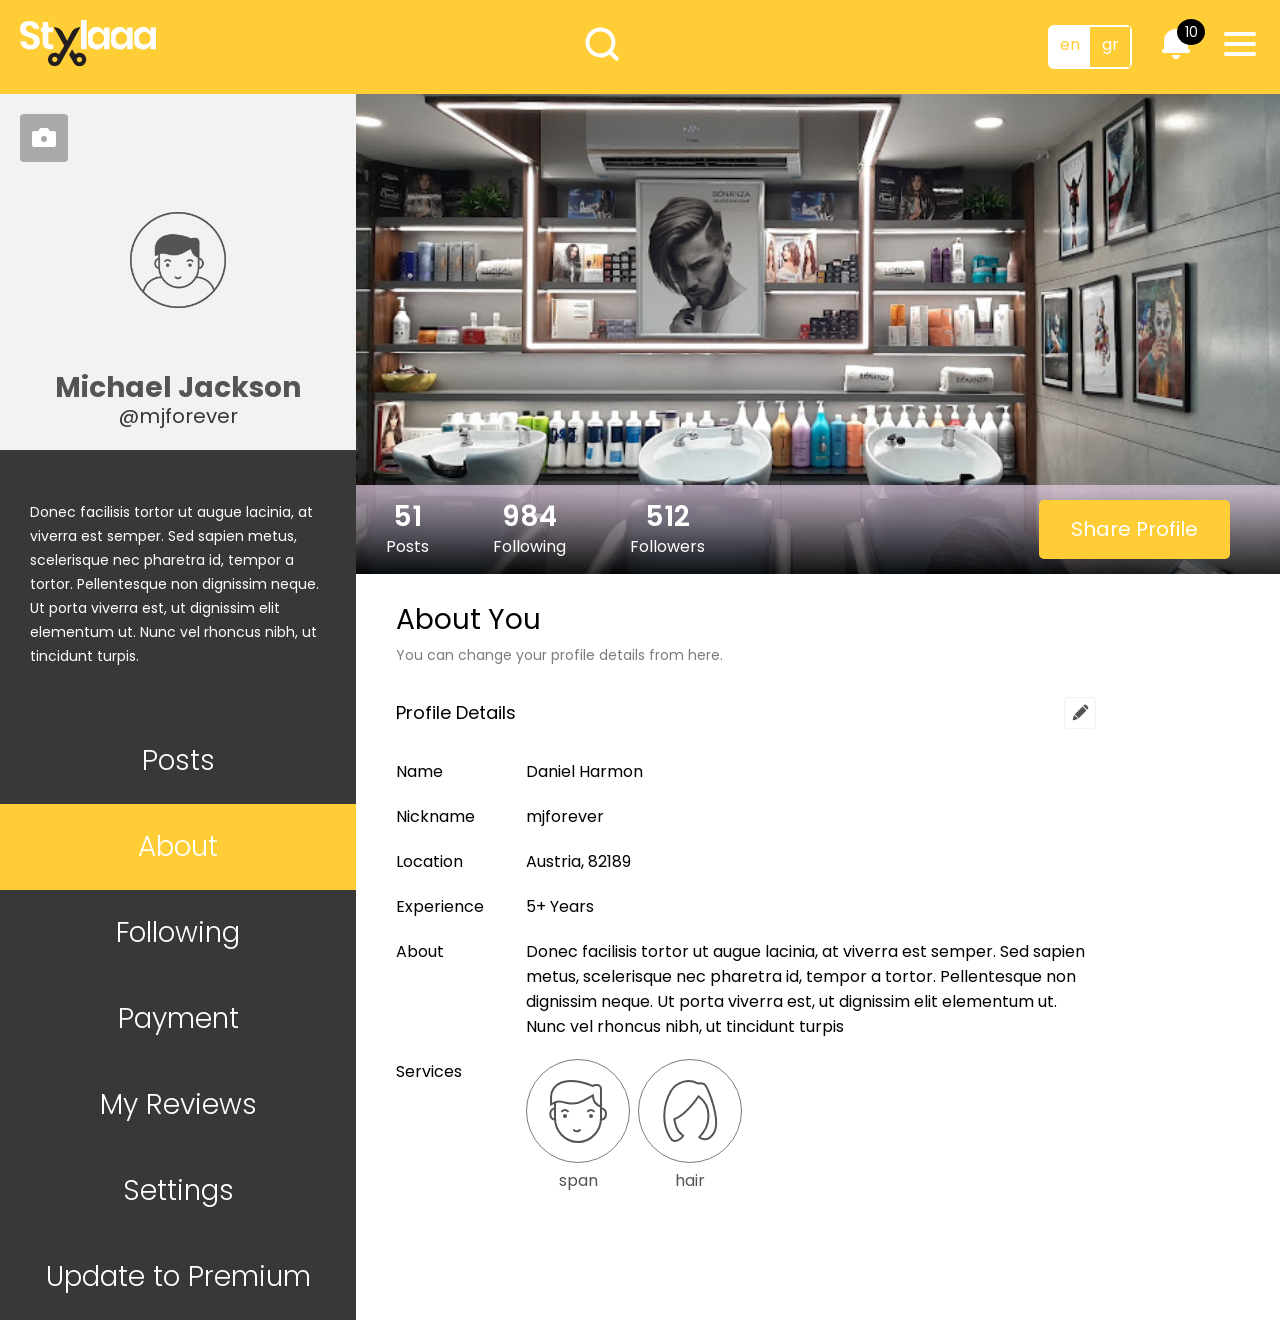
<file: about.html>
<!DOCTYPE html>
<html>
<head>
	<meta charset="utf-8">
	<meta name="viewport" content="width=device-width, initial-scale=1">
	<link rel="icon"  type="text/css" href="images/favicon.ico">
	<link rel="stylesheet" type="text/css" href="css/owl.carousel.min.css">
	<link rel="stylesheet" type="text/css" href="css/style.css">
	<title>about</title>
</head>
<body>
	<header class="header-section container">
	<div class="row">
		<div class="table">
			<div class="table-cell logo">
				<div class="header-logo">
					<a href="index.html" title=""><img src="images/logo.svg" alt=""></a>
					
				</div>
				
			</div>
			<div class="table-cell">
				<div class="search">
					<div class="i">
					<a href="javascript:void(0)" title=""><img  src="images/search.svg" alt=""></a>
					</div>
					<div class="header-hide">

				<div class="search-hide">

						<input type="text" placeholder="beard">
						<input type="submit" value="">
						<a id="hide" href="javascript:void(0)"><img src="images/close-white.svg" alt="" ></a>
						<div class="header-popup">
							<div class="header-space">
							<div class="table">
								<div class="table-cell">
									<div class="choice">
										<span>Choose Service</span>
										
									</div>
									<div class="check-bg">
								<input type="checkbox" name="" id="face">
								<label id="face">face</label>

								</div>
								<div class="check-bg">
								<input type="checkbox" name="" id="hair">
								<label id="hair">hair</label>

								</div>
								<div class="check-bg">
								<input type="checkbox" name="" id="hand">
								<label id="hand">hand</label>

								</div>
								<div class="check-bg">
								<input type="checkbox" name="" id="fit">
								<label id="fit">fit</label>

								</div>
								<div class="check-bg">
								<input type="checkbox" name="" id="body">
								<label id="body">body</label>

								</div>
						
							
						</div>
						
								
									
							
								<div class="table-cell">
									<div class="choice-btn">
										<a href="" title="neary by me">neary by me</a>
										
									</div>
									
								</div>
									</div>
							</div>

							<div class="popup-tabing">
								<ul>
									<li class="active"><a href="#post" title="Posts">Posts</a></li>
									<li><a href="#style" title="Stylist">Stylist</a></li>
									<li><a href="#hastag" title="Hashtag">Hashtag</a></li>
								</ul>
								
							</div>
							<div class="post-tab">
							<div class="tabs">
								<div id="post" class="tab-content">
							<div class="post-box">
								<div class="post-bg">
									
								
								<div class="table">
									<div class="table-cell">
										<img src="images/ps1.jpg" alt="">
										
									</div>
									<div class="table-cell">
										<p>Skin ages for both chronological and environmental reasons. Increased age and exposure to pollution… <a>view more</a></p>
										<h4>by <a>Elsie Poole</a></h4>
										
									</div>
									
								</div>
								</div>
								<div class="post-bg">
									
								
								<div class="table">
									<div class="table-cell">
										<img src="images/ps2.jpg" alt="">
										
									</div>
									<div class="table-cell">
										<p>Skin ages for both chronological and environmental reasons. Increased age and exposure to pollution… <a>view more</a></p>
										<h4>by <a>Elsie Poole</a></h4>
										
									</div>
									
								</div>
								</div>
								<div class="post-bg">
									
								
								<div class="table">
									<div class="table-cell">
										<img src="images/ps3.jpg" alt="">
										
									</div>
									<div class="table-cell">
										<p>Skin ages for both chronological and environmental reasons. Increased age and exposure to pollution… <a>view more</a></p>
										<h4>by <a>Elsie Poole</a></h4>
										
									</div>
									
								</div>
								</div>
								<div class="post-bg">
									
								
								<div class="table">
									<div class="table-cell">
										<img src="images/ps4.jpg" alt="">
										
									</div>
									<div class="table-cell">
										<p>Skin ages for both chronological and environmental reasons. Increased age and exposure to pollution… <a>view more</a></p>
										<h4>by <a>Elsie Poole</a></h4>
										
									</div>
									
								</div>
								</div>
								
							</div>
							
						</div>
						<div id="style" class="tab-content">
							<div class="style-section">
								<div class="style-box">
									<div class="table">
										<div class="table-cell">
											<img src="images/mp1.png" alt="">
											
										</div>
										<div class="table-cell">
											<h5>Alta Curtis</h5>
											<a href="" title="@alta_cut">@alta_cut</a>
											
										</div>
										
									</div>
									
								</div>
								<div class="style-box">
									<div class="table">
										<div class="table-cell">
											<img src="images/mp2.png" alt="">
											
										</div>
										<div class="table-cell">
											<h5>Alta Curtis</h5>
											<a href="" title="@alta_cut">@alta_cut</a>
											
										</div>
										
									</div>
									
								</div>
								<div class="style-box">
									<div class="table">
										<div class="table-cell">
											<img src="images/mp1.png" alt="">
											
										</div>
										<div class="table-cell">
											<h5>Alta Curtis</h5>
											<a href="" title="@alta_cut">@alta_cut</a>
											
										</div>
										
									</div>
									
								</div>
								<div class="style-box">
									<div class="table">
										<div class="table-cell">
											<img src="images/mp2.png" alt="">
											
										</div>
										<div class="table-cell">
											<h5>Alta Curtis</h5>
											<a href="" title="@alta_cut">@alta_cut</a>
											
										</div>
										
									</div>
									
								</div>
								<div class="style-box">
									<div class="table">
										<div class="table-cell">
											<img src="images/mp1.png" alt="">
											
										</div>
										<div class="table-cell">
											<h5>Alta Curtis</h5>
											<a href="" title="@alta_cut">@alta_cut</a>
											
										</div>
										
									</div>
									
								</div>
								
							</div>
							
						</div>
						<div id="hastag" class="tab-content">
							<div class="hasteg-section">
								<div class="hastag-box">
									<div class="table">
										<div class="table-cell">
											
											<div class="hastag-border">
												<div class="width">
												<img src="images/hastag.svg" alt="">
												</div>
											</div>
											
										</div>
										<div class="table-cell">
											<h5>#Beardlove</h5>
											<h6>5875 Posts</h6>
											
										</div>
										
									</div>
									
								</div>
								<div class="hastag-box">
									<div class="table">
										<div class="table-cell">
											
											<div class="hastag-border">
												<div class="width">
												<img src="images/hastag.svg" alt="">
												</div>
											</div>
											
										</div>
										<div class="table-cell">
											<h5>#Beardlove</h5>
											<h6>5875 Posts</h6>
											
										</div>
										
									</div>
									
								</div>
								<div class="hastag-box">
									<div class="table">
										<div class="table-cell">
											
											<div class="hastag-border">
												<div class="width">
												<img src="images/hastag.svg" alt="">
												</div>
											</div>
											
										</div>
										<div class="table-cell">
											<h5>#Beardlove</h5>
											<h6>5875 Posts</h6>
											
										</div>
										
									</div>
									
								</div>
								<div class="hastag-box">
									<div class="table">
										<div class="table-cell">
											
											<div class="hastag-border">
												<div class="width">
												<img src="images/hastag.svg" alt="">
												</div>
											</div>
											
										</div>
										<div class="table-cell">
											<h5>#Beardlove</h5>
											<h6>5875 Posts</h6>
											
										</div>
										
									</div>
									
								</div>
								<div class="hastag-box">
									<div class="table">
										<div class="table-cell">
											
											<div class="hastag-border">
												<div class="width">
												<img src="images/hastag.svg" alt="">
												</div>
											</div>
											
										</div>
										<div class="table-cell">
											<h5>#Beardlove</h5>
											<h6>5875 Posts</h6>
											
										</div>
										
									</div>
									
								</div>
								
							</div>
							
						</div>
					</div>
				</div>
				</div>
					</div>
					
				</div>

				</div>
				
			</div>
			<div class="table-cell menu">
				<div class="header-menu">
				<ul>
					<li>
						<a href="" title="en">en</a>
					</li>
					<li>
						<a href="" title="gr">gr</a>
					</li>
				</ul>
					
				</div>
				<div class="header-top">
					<a href="javascript:void(0)" title=""><img src="images/notification.svg" alt="">
						<div class="notification">
							<span>10</span>
							
						</div>
					</a>
					<div class="notification-down">
						<div class="notification-full">
							<div class="table">
								<div class="table-cell">
									<div class="notification-bottom">
									<div class="table">
										<div class="table-cell">
											<img src="images/mp1.png" alt="">
											
										</div>
										<div class="table-cell">
											<p><strong>anwarbenny</strong> started following you</p>
											<h6>Yesterday</h6>

											
										</div>
									
									
								</div>
							</div>
						</div>
								<div class="table-cell left">
									<div class="btn">
										<a href="" title="follow">follow</a>
										
									</div>

									
								</div>
								
							</div>
							
						</div>
							<div class="notification-full">
							<div class="table">
								<div class="table-cell">
									<div class="notification-bottom">
									<div class="table">
										<div class="table-cell">
											<img src="images/mp2.png" alt="">
											
										</div>
										<div class="table-cell">
											<p><strong>	KDennis</strong> started following you</p>
											<h6>06 Apr 2018</h6>

											
										</div>
									
									
								</div>
							</div>
						</div>
								<div class="table-cell">
									<img src="images/noty.jpg" alt="">

									
								</div>
								
							</div>
							
						</div>
							<div class="notification-full">
							<div class="table">
								<div class="table-cell">
									<div class="notification-bottom">
									<div class="table">
										<div class="table-cell">
											<img src="images/mp1.png" alt="">
											
										</div>
										<div class="table-cell">
											<p><strong>jamesd </strong> started following you</p>
											<h6>Yesterday</h6>

											
										</div>
									
									
								</div>
							</div>
						</div>
								<div class="table-cell">
									<img src="images/noty.jpg" alt="">

									
								</div>
								
							</div>
							
						</div>
							<div class="notification-full">
							<div class="table">
								<div class="table-cell">
									<div class="notification-bottom">
									<div class="table">
										<div class="table-cell">
											<img src="images/mp2.png" alt="">
											
										</div>
										<div class="table-cell">
											<p><strong>illeana</strong> started following you</p>
											<h6>06 Apr 2018</h6>

											
										</div>
									
									
								</div>
							</div>
						</div>
								<div class="table-cell">
									<div class="btn-following">
										<a href="" title="following">following</a>
										
									</div>

									
								</div>
								
							</div>
							
						</div>
							<div class="notification-full">
							<div class="table">
								<div class="table-cell">
									<div class="notification-bottom">
									<div class="table">
										<div class="table-cell">
											<img src="images/mp1.png" alt="">
											
										</div>
										<div class="table-cell">
											<p><strong>anwarbenny</strong> started following you</p>
											<h6>06 Apr 2018</h6>

											
										</div>
									
									
								</div>
							</div>
						</div>
								<div class="table-cell">
									<div class="btn-following">
										<a class="rate" href="" title="70%">70%</a>
										
									</div>

									
								</div>
								
							</div>
							
						</div>
							<div class="notification-full">
							<div class="table">
								<div class="table-cell">
									<div class="notification-bottom">
									<div class="table">
										<div class="table-cell">
											<img src="images/mp1.png" alt="">
											
										</div>
										<div class="table-cell">
											<p><strong>anwarbenny</strong> started following you</p>
											<h6>Yesterday</h6>

											
										</div>
									
									
								</div>
							</div>
						</div>
								<div class="table-cell">
									<div class="btn-following">
										<a href="" title="following">following</a>
										
									</div>

									
								</div>
								
							</div>
							
						</div>
							<div class="notification-full">
							<div class="table">
								<div class="table-cell">
									<div class="notification-bottom">
									<div class="table">
										<div class="table-cell">
											<img src="images/mp1.png" alt="">
											
										</div>
										<div class="table-cell">
											<p><strong>anwarbenny</strong> started following you</p>
											<h6>Yesterday</h6>

											
										</div>
									
									
								</div>
							</div>
						</div>
								<div class="table-cell">
									<div class="btn-following">
										<a href="" title="following">following</a>
										
									</div>

									
								</div>
								
							</div>
							
						</div>

						
					</div>

					
				</div>
				<div class="header-left-menu">
						<a href="javascript:void(0)" title=""><img src="images/menu.svg" alt=""></a>
						
					</div>
					<div class="heder-right-menu">
						<div class="max-menu">
							<div class="mex-menu-sub">
								<a href="javascript:void(0)" title=""><img src="images/close.svg" alt=""></a>
								
							</div>
							<div class="middle-sub-menu">
								<div class="middle-navigation">
									<ul>
										<li><a href="" title="Home">Home</a></li>
											<li><a href="" title="My Profile">My Profile</a></li>
												<li><a href="" title="Logout">Logout</a></li>

									</ul>
									<div class="middle-sub-loga">
										<a href="" title=""><img src="images/facebook.svg" alt=""></a>
										<a href="" title=""><img src="images/instagram.svg" alt=""></a>
										<a href="" title=""><img src="images/youtube.svg" alt=""></a>
										<a href="" title=""><img src="images/linkedin.svg" alt=""></a>
										
									</div>
									
								</div>
								
							</div>
							
						</div>
						
					</div>
				
			</div>
			
		</div>
		
	</div>
	
</header>
<!-- middle section start -->
<div class="sallon-section">
	
	<div class="table">
		
		<div class="s-left">

			<div class="sallon-left">
				<div class="s-logo">
				<a class="ss-left" href="javascript:void(0)" title="+">+</a>
				<a class="ss-right" href="javascript:void(0)" title="-">-</a>
				
			</div>
			<div class="sallon-top">
				<a class="camera" href="" title=""><img src="images/camera.svg" alt=""></a>
				<div class="sallon-vertical table">
					<div class="table-cell">
						<div class="sallon-logo">
							<img width="110" src="images/profile-placeholder.png" alt="">
							
						</div>
						<div class="sallon-content">
							<h3>Michael Jackson</h3>
							<a href="" title="@mjforever">@mjforever</a>
							
						</div>
						
					</div>
					
				</div>
				
			</div>

			<div class="sallon-left-content">
				<p>Donec facilisis tortor ut augue lacinia, at viverra est semper. Sed sapien metus, scelerisque nec pharetra id, tempor a tortor. Pellentesque non dignissim neque. Ut porta viverra est, ut dignissim elit elementum ut. Nunc vel rhoncus nibh, ut tincidunt turpis.</p>
				 
			</div>
			<div class="tabing-section">
				<ul>
					<li><a  href="post.html" title="Posts">Posts</a></li>
					<li class="active"><a  href="about.html" title="About">About</a></li>
				
					<li><a href="following.html" title="Following">Following</a></li>
					<li><a href="payment.html" title="Payment">Payment</a></li>
					<li><a href="review.html" title="My Reviews">My Reviews</a></li>
					<li><a href="seeting.html" title="Settings">Settings</a></li>
					<li><a href="update.html" title="Update to Premium">Update to Premium</a></li>
				</ul>
				
			</div>
			
		</div>

		</div>
		
		<div class="s-right">
			<div class="sallon-right-a">
				<div class="table">
				<div class="table-cell">
					<div class="sallon-right-bottom">
						<div class="table">
							<div class="sallon-links">
							<ul>
								<li><a href="" title="51">51</a><span>Posts</span></li>
								<li><a href="" title="984">984</a><span>Following</span></li>
								<li><a href="" title="512">512</a><span>Followers</span></li>
							</ul>
							
						</div>
						<div class="sallon-share">
							<a class="btn" href="javascript:void(0)" title="Share Profile">Share Profile</a>
							
						</div>
						
					</div>
					</div>
					
				</div>
				
			</div>
			
		</div>
		
		<div class="sallon-s">
			<div class="owl-carousel owl-theme">
				<div class="item">
			<a  href="post.html" title="Posts">Posts</a>
		</div>
		<div class="item">
				<a class="active"  href="about.html" title="About">About</a>
			</div>
			<div class="item">
					<a href="following.html" title="Following">Following</a>
				</div>
				<div class="item">
						<a href="Payment.html" title="Payment">Payment</a>
					</div>
					<div class="item">
							<a href="review.html" title="My Reviews">My Reviews</a>
						</div>
						<div class="item">
								<a href="" title="Settings">Settings</a>
							</div>
							<div class="item">
									<a href="" title="Update to Premium">Update to Premium</a>
								</div>

		</div>
	</div>

		<div class="sallon-right-full">
			<div class="sullon-right-full-title">
				<h4>About You</h4>
				<h5>You can change your profile details from here.</h5>
				
			</div>
			<div class="sullon-fom">
				<div class="sullon-top">
					<h5>Profile Details</h5>
					<a href="javascript:void(0)" title=""><img src="images/edit.svg" alt=""></a>
					
				</div>
				<div class="sullon-top-table">
				<div class="sullon-table">
					<div class="sullon-row">
						<p>Name</p>
						
					</div>
					<div class="sullon-row">
						<p>	Daniel Harmon</p>
						
					</div>
					
				</div>
				<div class="sullon-table">
					<div class="sullon-row">
						<p>Nickname</p>
						
					</div>
					<div class="sullon-row">
						<p>	mjforever</p>
						
					</div>
					
				</div>
				<div class="sullon-table">
					<div class="sullon-row">
						<p>Location</p>
						
					</div>
					<div class="sullon-row">
						<p>	Austria, 82189</p>
						
					</div>
					
				</div>
				<div class="sullon-table">
					<div class="sullon-row">
						<p>Experience</p>
						
					</div>
					<div class="sullon-row">
						<p>	5+ Years</p>
						
					</div>
					
				</div>
				<div class="sullon-table">
					<div class="sullon-row">
						<p>About</p>
						
					</div>
					<div class="sullon-row">
						<p>Donec facilisis tortor ut augue lacinia, at viverra est semper. Sed sapien metus, scelerisque nec pharetra id, tempor a tortor. Pellentesque non dignissim neque. Ut porta viverra est, ut dignissim elit elementum ut. Nunc vel rhoncus nibh, ut tincidunt turpis</p>
						
					</div>
					
				</div>
				<div class="sullon-table">
					<div class="sullon-row">
						<p>Services</p>
						
					</div>
					<div class="sullon-row">
						<div class="sullon-full">
							<div class="sullon-mrg">
								<div class="sullon-bg">
									<div class="sullon-box">
										<img src="images/face.svg" alt="">
										
									</div>
									<span>span</span>
								</div>
								<div class="sullon-bg">
									<div class="sullon-box">
										<img src="images/hair.svg" alt="">
										
									</div>
									<span>hair</span>
									
								</div>
								
							</div>
							
						</div>
					</div>
					
				</div>
				</div>
			</div>
			
		</div>
		
	</div>
	
</div>

<!-- sullon-popup -->
<div class="sullon-popup">
	<div class="sullon-sub">
		<div class="sullon-head">
			<h4>Share Profile</h4>
			<p>Copy below link to share your profile</p>
			<a class="popup-close" href="javascript:void(0)" title=""><img src="images/close.svg" alt=""></a>
			
		</div>
		<div class="sullon-middle">
			<p>Profile Link</p>
			<div class="table">

				<div class="table-cell">
					<input type="text" placeholder="www.staylaaa.com/mjforever">
					
				</div>
				<div class="table-cell">
					<a class="copy-link" href="" title="copy link">copy link</a>
					
				</div>
				
			</div>
			
		</div>
		<div class="sullon-btn">
			<a class="share" href="" title="share">share</a>
			<a class="cancel" href="" title="cancel">cancel</a>
			
		</div>
		
	</div>
	
</div>

<!-- about popup -->
<div class="about-popup">
	
	<div class="about-sub-popup">
		<div class="about-head-popup">
			<h4>Edit Profile Details</h4>
			<a href="javascript:void(0)" title=""><img src="images/close.svg" alt=""></a>
			
		</div>
		<div class="popup-head-middle">
			<div class="popup-middle-full">
				<div class="popup-middle-mrg">
					<div class="popup-middle-bg">
						<div class="popup-middle-box">
							<label>Name</label>
							<input type="text" placeholder="Daniel Harmon">
							
						</div>
						
					</div>
					<div class="popup-middle-bg">
						<div class="popup-middle-box">
							<label>Nickname</label>
							<input type="text" placeholder="Daniel Harmon">
							
						</div>
						
					</div>
					<div class="popup-middle-bg">
						<div class="popup-middle-box">
							<label>Country</label>
							<div class="popup-middle-s">
							<select>
								<option hidden="">Austria</option>
								<option>Uk</option>
								<option>USA</option>
							</select>
							</div>
						</div>
						
					</div>
					<div class="popup-middle-bg">
						<div class="popup-middle-box">
							<label>Zipcode</label>
							<input type="text" placeholder="Daniel Harmon">
							
						</div>
						
					</div>
					<div class="popup-middle-bg">
						<label>Experience
</label>
						<div class="popup-min-mrg">
							<div class="popup-min-sub">
								
<input type="text" placeholder="5 Years">
								
							</div>
							<div class="popup-min-sub">
								<div class="popup-middle-s">
							<select>
								<option hidden="">0 month</option>
								<option>1 month</option>
								<option>2 month</option>
							</select>
							</div>
								
							</div>
							</div>
							
						
						
					</div>
					<div class="popup-middle-bg pp-full">
						<label>About</label>
						<textarea placeholder="Write reason for report here…"></textarea>
						
					</div>
					<div class="popup-middle-bg pp-full">
						<label>Choose Category</label>
						<div class="pop-full">
							<div class="pop-mrg">
								<div class="pop-bg">
									<a href="" title="">
										<input type="checkbox" id="check-1">
										<div class="pop-border">
										
										<div class="check-img">
											<img src="images/face.svg" alt="">
											</div>
										</div>
										<span id="check-1">Face</span>
									</a>
									
								</div>
								<div class="pop-bg">
									<a href="" title="">
										<input type="checkbox" id="check-2">
										<div class="pop-border">
										
										<div class="check-img">
											<img src="images/hair.svg" alt="">
											</div>
										</div>
										<span id="check-2">hair</span>
									</a>
									
								</div>
								<div class="pop-bg">
									<a href="" title="">
										<input type="checkbox" id="check-3">
										<div class="pop-border">
										
										<div class="check-img">
											<img src="images/hand.svg" alt="">
											</div>
										</div>
										<span id="check-3">Hand</span>
									</a>
									
								</div>
								<div class="pop-bg">
									<a href="" title="">
										<input type="checkbox" id="check-4">
										<div class="pop-border">
										
										<div class="check-img">
											<img src="images/feet.svg" alt="">
											</div>
										</div>
										<span id="check-4">feet</span>
									</a>
									
								</div>
								<div class="pop-bg">
									<a href="" title="">
										<input type="checkbox" id="check-5">
										<div class="pop-border">
										
										<div class="check-img">
											<img src="images/body.svg" alt="">
											</div>
											<span id="check-5">body</span>
										</div>
										
									</a>
									
								</div>
								
							</div>
							
						</div>
						<div class="pop-btn">
							<a href="" title="submit">submit</a>
							<a href="" title="cancel">cancel</a>
							
						</div>
						
						
					</div>
					
				</div>
				
			</div>
			
		</div>
		
	</div>
	
</div>


<script type="text/javascript" src="js/jquery-3.7.1.min.js"></script>
<script type="text/javascript" src="js/owl.carousel.min.js"></script>
<script type="text/javascript" src="js/custom.js"></script>

<script type="text/javascript">
	   $('.s-logo .ss-left:first-child').click(function(){
  $('.s-left').animate({"left":"0"});
  $('.s-logo').addClass('left');
  $('body').addClass('overflow')
  

});
$('.s-logo .ss-right:last-child').click(function(){
  $('.s-left').animate({"left":"-300px"});
  $('.s-logo').removeClass('left');
  $('body').removeClass('overflow')
  

});





$('.owl-carousel').owlCarousel({
    
    margin:10,
    nav:true,
    items:6,
    responsive:{
        320:{
            items:3
        },
        600:{
            items:6
        },
        1000:{
            items:6
        }
    }
})

</script>
</body>
</html>
</file>
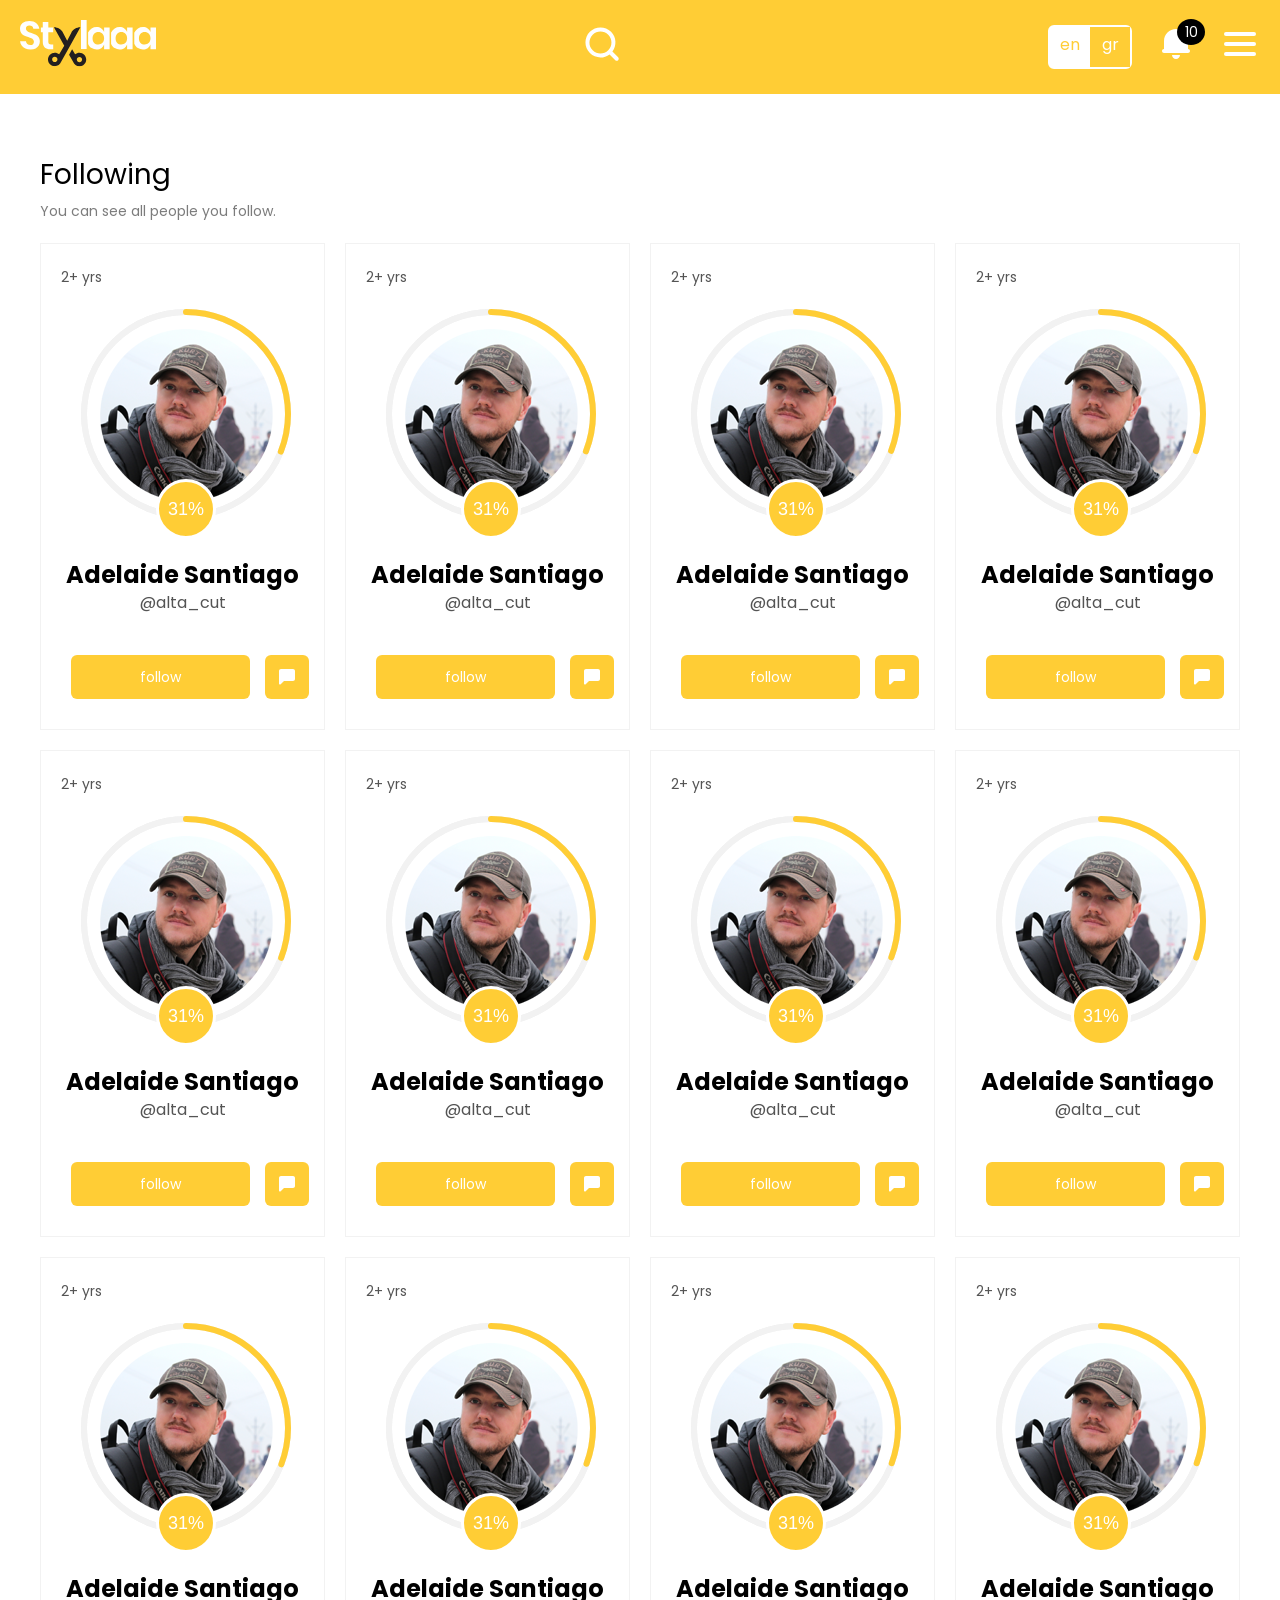
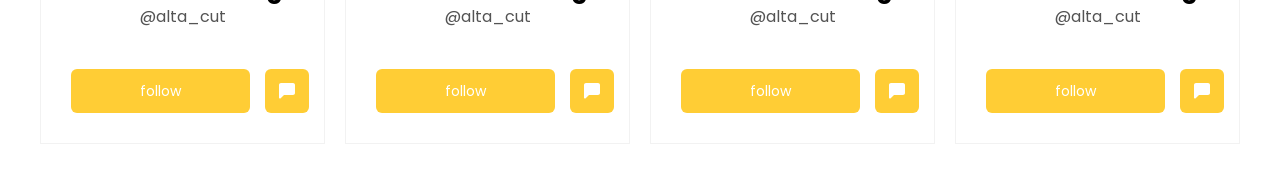
<file: follow.html>
<!DOCTYPE html>
<html>
<head>
	<meta charset="utf-8">
	<meta name="viewport" content="width=device-width, initial-scale=1">
	<link rel="stylesheet" type="text/css" href="css/style.css">
	<title>follow</title>
</head>
<body>
	<header class="header-section container">
	<div class="row">
		<div class="table">
			<div class="table-cell logo">
				<div class="header-logo">
					<a href="index.html" title=""><img src="images/logo.svg" alt=""></a>
					
				</div>
				
			</div>
			<div class="table-cell">
				<div class="search">
					<div class="i">
					<a href="javascript:void(0)" title=""><img  src="images/search.svg" alt=""></a>
					</div>
					<div class="header-hide">

				<div class="search-hide">

						<input type="text" placeholder="beard">
						<input type="submit" value="">
						<a id="hide" href="javascript:void(0)"><img src="images/close-white.svg" alt="" ></a>
						<div class="header-popup">
							<div class="header-space">
							<div class="table">
								<div class="table-cell">
									<div class="choice">
										<span>Choose Service</span>
										
									</div>
									<div class="check-bg">
								<input type="checkbox" name="" id="face">
								<label id="face">face</label>

								</div>
								<div class="check-bg">
								<input type="checkbox" name="" id="hair">
								<label id="hair">hair</label>

								</div>
								<div class="check-bg">
								<input type="checkbox" name="" id="hand">
								<label id="hand">hand</label>

								</div>
								<div class="check-bg">
								<input type="checkbox" name="" id="fit">
								<label id="fit">fit</label>

								</div>
								<div class="check-bg">
								<input type="checkbox" name="" id="body">
								<label id="body">body</label>

								</div>
						
							
						</div>
						
								
									
							
								<div class="table-cell">
									<div class="choice-btn">
										<a href="" title="neary by me">neary by me</a>
										
									</div>
									
								</div>
									</div>
							</div>

							<div class="popup-tabing">
								<ul>
									<li class="active"><a href="#post" title="Posts">Posts</a></li>
									<li><a href="#style" title="Stylist">Stylist</a></li>
									<li><a href="#hastag" title="Hashtag">Hashtag</a></li>
								</ul>
								
							</div>
							<div class="post-tab">
							<div class="tabs">
								<div id="post" class="tab-content">
							<div class="post-box">
								<div class="post-bg">
									
								
								<div class="table">
									<div class="table-cell">
										<img src="images/ps1.jpg" alt="">
										
									</div>
									<div class="table-cell">
										<p>Skin ages for both chronological and environmental reasons. Increased age and exposure to pollution… <a>view more</a></p>
										<h4>by <a>Elsie Poole</a></h4>
										
									</div>
									
								</div>
								</div>
								<div class="post-bg">
									
								
								<div class="table">
									<div class="table-cell">
										<img src="images/ps2.jpg" alt="">
										
									</div>
									<div class="table-cell">
										<p>Skin ages for both chronological and environmental reasons. Increased age and exposure to pollution… <a>view more</a></p>
										<h4>by <a>Elsie Poole</a></h4>
										
									</div>
									
								</div>
								</div>
								<div class="post-bg">
									
								
								<div class="table">
									<div class="table-cell">
										<img src="images/ps3.jpg" alt="">
										
									</div>
									<div class="table-cell">
										<p>Skin ages for both chronological and environmental reasons. Increased age and exposure to pollution… <a>view more</a></p>
										<h4>by <a>Elsie Poole</a></h4>
										
									</div>
									
								</div>
								</div>
								<div class="post-bg">
									
								
								<div class="table">
									<div class="table-cell">
										<img src="images/ps4.jpg" alt="">
										
									</div>
									<div class="table-cell">
										<p>Skin ages for both chronological and environmental reasons. Increased age and exposure to pollution… <a>view more</a></p>
										<h4>by <a>Elsie Poole</a></h4>
										
									</div>
									
								</div>
								</div>
								
							</div>
							
						</div>
						<div id="style" class="tab-content">
							<div class="style-section">
								<div class="style-box">
									<div class="table">
										<div class="table-cell">
											<img src="images/mp1.png" alt="">
											
										</div>
										<div class="table-cell">
											<h5>Alta Curtis</h5>
											<a href="" title="@alta_cut">@alta_cut</a>
											
										</div>
										
									</div>
									
								</div>
								<div class="style-box">
									<div class="table">
										<div class="table-cell">
											<img src="images/mp2.png" alt="">
											
										</div>
										<div class="table-cell">
											<h5>Alta Curtis</h5>
											<a href="" title="@alta_cut">@alta_cut</a>
											
										</div>
										
									</div>
									
								</div>
								<div class="style-box">
									<div class="table">
										<div class="table-cell">
											<img src="images/mp1.png" alt="">
											
										</div>
										<div class="table-cell">
											<h5>Alta Curtis</h5>
											<a href="" title="@alta_cut">@alta_cut</a>
											
										</div>
										
									</div>
									
								</div>
								<div class="style-box">
									<div class="table">
										<div class="table-cell">
											<img src="images/mp2.png" alt="">
											
										</div>
										<div class="table-cell">
											<h5>Alta Curtis</h5>
											<a href="" title="@alta_cut">@alta_cut</a>
											
										</div>
										
									</div>
									
								</div>
								<div class="style-box">
									<div class="table">
										<div class="table-cell">
											<img src="images/mp1.png" alt="">
											
										</div>
										<div class="table-cell">
											<h5>Alta Curtis</h5>
											<a href="" title="@alta_cut">@alta_cut</a>
											
										</div>
										
									</div>
									
								</div>
								
							</div>
							
						</div>
						<div id="hastag" class="tab-content">
							<div class="hasteg-section">
								<div class="hastag-box">
									<div class="table">
										<div class="table-cell">
											
											<div class="hastag-border">
												<div class="width">
												<img src="images/hastag.svg" alt="">
												</div>
											</div>
											
										</div>
										<div class="table-cell">
											<h5>#Beardlove</h5>
											<h6>5875 Posts</h6>
											
										</div>
										
									</div>
									
								</div>
								<div class="hastag-box">
									<div class="table">
										<div class="table-cell">
											
											<div class="hastag-border">
												<div class="width">
												<img src="images/hastag.svg" alt="">
												</div>
											</div>
											
										</div>
										<div class="table-cell">
											<h5>#Beardlove</h5>
											<h6>5875 Posts</h6>
											
										</div>
										
									</div>
									
								</div>
								<div class="hastag-box">
									<div class="table">
										<div class="table-cell">
											
											<div class="hastag-border">
												<div class="width">
												<img src="images/hastag.svg" alt="">
												</div>
											</div>
											
										</div>
										<div class="table-cell">
											<h5>#Beardlove</h5>
											<h6>5875 Posts</h6>
											
										</div>
										
									</div>
									
								</div>
								<div class="hastag-box">
									<div class="table">
										<div class="table-cell">
											
											<div class="hastag-border">
												<div class="width">
												<img src="images/hastag.svg" alt="">
												</div>
											</div>
											
										</div>
										<div class="table-cell">
											<h5>#Beardlove</h5>
											<h6>5875 Posts</h6>
											
										</div>
										
									</div>
									
								</div>
								<div class="hastag-box">
									<div class="table">
										<div class="table-cell">
											
											<div class="hastag-border">
												<div class="width">
												<img src="images/hastag.svg" alt="">
												</div>
											</div>
											
										</div>
										<div class="table-cell">
											<h5>#Beardlove</h5>
											<h6>5875 Posts</h6>
											
										</div>
										
									</div>
									
								</div>
								
							</div>
							
						</div>
					</div>
				</div>
				</div>
					</div>
					
				</div>

				</div>
				
			</div>
			<div class="table-cell menu">
				<div class="header-menu">
				<ul>
					<li>
						<a href="" title="en">en</a>
					</li>
					<li>
						<a href="" title="gr">gr</a>
					</li>
				</ul>
					
				</div>
				<div class="header-top">
					<a href="javascript:void(0)" title=""><img src="images/notification.svg" alt="">
						<div class="notification">
							<span>10</span>
							
						</div>
					</a>
					<div class="notification-down">
						<div class="notification-full">
							<div class="table">
								<div class="table-cell">
									<div class="notification-bottom">
									<div class="table">
										<div class="table-cell">
											<img src="images/mp1.png" alt="">
											
										</div>
										<div class="table-cell">
											<p><strong>anwarbenny</strong> started following you</p>
											<h6>Yesterday</h6>

											
										</div>
									
									
								</div>
							</div>
						</div>
								<div class="table-cell left">
									<div class="btn">
										<a href="" title="follow">follow</a>
										
									</div>

									
								</div>
								
							</div>
							
						</div>
							<div class="notification-full">
							<div class="table">
								<div class="table-cell">
									<div class="notification-bottom">
									<div class="table">
										<div class="table-cell">
											<img src="images/mp2.png" alt="">
											
										</div>
										<div class="table-cell">
											<p><strong>	KDennis</strong> started following you</p>
											<h6>06 Apr 2018</h6>

											
										</div>
									
									
								</div>
							</div>
						</div>
								<div class="table-cell">
									<img src="images/noty.jpg" alt="">

									
								</div>
								
							</div>
							
						</div>
							<div class="notification-full">
							<div class="table">
								<div class="table-cell">
									<div class="notification-bottom">
									<div class="table">
										<div class="table-cell">
											<img src="images/mp1.png" alt="">
											
										</div>
										<div class="table-cell">
											<p><strong>jamesd </strong> started following you</p>
											<h6>Yesterday</h6>

											
										</div>
									
									
								</div>
							</div>
						</div>
								<div class="table-cell">
									<img src="images/noty.jpg" alt="">

									
								</div>
								
							</div>
							
						</div>
							<div class="notification-full">
							<div class="table">
								<div class="table-cell">
									<div class="notification-bottom">
									<div class="table">
										<div class="table-cell">
											<img src="images/mp2.png" alt="">
											
										</div>
										<div class="table-cell">
											<p><strong>illeana</strong> started following you</p>
											<h6>06 Apr 2018</h6>

											
										</div>
									
									
								</div>
							</div>
						</div>
								<div class="table-cell">
									<div class="btn-following">
										<a href="" title="following">following</a>
										
									</div>

									
								</div>
								
							</div>
							
						</div>
							<div class="notification-full">
							<div class="table">
								<div class="table-cell">
									<div class="notification-bottom">
									<div class="table">
										<div class="table-cell">
											<img src="images/mp1.png" alt="">
											
										</div>
										<div class="table-cell">
											<p><strong>anwarbenny</strong> started following you</p>
											<h6>06 Apr 2018</h6>

											
										</div>
									
									
								</div>
							</div>
						</div>
								<div class="table-cell">
									<div class="btn-following">
										<a class="rate" href="" title="70%">70%</a>
										
									</div>

									
								</div>
								
							</div>
							
						</div>
							<div class="notification-full">
							<div class="table">
								<div class="table-cell">
									<div class="notification-bottom">
									<div class="table">
										<div class="table-cell">
											<img src="images/mp1.png" alt="">
											
										</div>
										<div class="table-cell">
											<p><strong>anwarbenny</strong> started following you</p>
											<h6>Yesterday</h6>

											
										</div>
									
									
								</div>
							</div>
						</div>
								<div class="table-cell">
									<div class="btn-following">
										<a href="" title="following">following</a>
										
									</div>

									
								</div>
								
							</div>
							
						</div>
							<div class="notification-full">
							<div class="table">
								<div class="table-cell">
									<div class="notification-bottom">
									<div class="table">
										<div class="table-cell">
											<img src="images/mp1.png" alt="">
											
										</div>
										<div class="table-cell">
											<p><strong>anwarbenny</strong> started following you</p>
											<h6>Yesterday</h6>

											
										</div>
									
									
								</div>
							</div>
						</div>
								<div class="table-cell">
									<div class="btn-following">
										<a href="" title="following">following</a>
										
									</div>

									
								</div>
								
							</div>
							
						</div>

						
					</div>

					
				</div>
				<div class="header-left-menu">
						<a href="javascript:void(0)" title=""><img src="images/menu.svg" alt=""></a>
						
					</div>
					<div class="heder-right-menu">
						<div class="max-menu">
							<div class="mex-menu-sub">
								<a href="javascript:void(0)" title=""><img src="images/close.svg" alt=""></a>
								
							</div>
							<div class="middle-sub-menu">
								<div class="middle-navigation">
									<ul>
										<li><a href="" title="Home">Home</a></li>
											<li><a href="" title="My Profile">My Profile</a></li>
												<li><a href="" title="Logout">Logout</a></li>

									</ul>
									<div class="middle-sub-loga">
										<a href="" title=""><img src="images/facebook.svg" alt=""></a>
										<a href="" title=""><img src="images/instagram.svg" alt=""></a>
										<a href="" title=""><img src="images/youtube.svg" alt=""></a>
										<a href="" title=""><img src="images/linkedin.svg" alt=""></a>
										
									</div>
									
								</div>
								
							</div>
							
						</div>
						
					</div>
				
			</div>
			
		</div>
		
	</div>
	
</header>

<div class="follow">
<div class="pie-full">
			<div class="pie-title">
			<h4>Following</h4>
			<p>You can see all people you follow.</p>
		</div>
			<div class="pie-mrg">

			<div class="pie-bg">
	
		
	
	<div class="pie-padding">
		
			<div class="cardfront">
		<div class="year">
						<span>2+ yrs</span>
					</div>

	
		<div class="piechart" data-percent="69">
			<div class="pie-image">
		<img src="images/profile1.png" alt="">
	</div>
			<div class="Increased"><span>69</span>%</div>
		</div>
		<div class="pie-content">
			<h3>Adelaide Santiago</h3>
			<a href="" title="@alta_cut">@alta_cut</a>
		</div>
		<div class="pie-t">
		<div class="pie-table">
			<div class="pie-left table-cell">
				<a href="" title="follow">follow</a>
				
			</div>
			<div class="pie-right table-cell">
				<a class="pie-i flip-btn" href="javascript:void(0)" title=""></a>
				
			</div>
			</div>
		</div>
</div>
<div class="cardback">
	<div class="back">
		<a class="close" href="javascript:void(0)" title=""><img src="images/close.svg" alt=""></a>
		
	</div>
	<div class="card-content">
		<h4>Matthew Meyer</h4>
		<a href="" title="@alta_cut">@alta_cut</a>
		
	</div>
	<div class="message-section">
		<label>Message</label>
		<textarea placeholder="Write your message"></textarea>
		
	</div>
	<a class="send" href="" title="send">send</a>
	
</div>


</div>


</div>
	<div class="pie-bg">
	
		
	
	<div class="pie-padding">
		
			<div class="cardfront">
		<div class="year">
						<span>2+ yrs</span>
					</div>

	
		<div class="piechart" data-percent="69">
			<div class="pie-image">
		<img src="images/profile1.png" alt="">
	</div>
			<div class="Increased"><span>69</span>%</div>
		</div>
		<div class="pie-content">
			<h3>Adelaide Santiago</h3>
			<a href="" title="@alta_cut">@alta_cut</a>
		</div>
		<div class="pie-t">
		<div class="pie-table">
			<div class="pie-left table-cell">
				<a href="" title="follow">follow</a>
				
			</div>
			<div class="pie-right table-cell">
				<a class="pie-i flip-btn" href="javascript:void(0)" title=""></a>
				
			</div>
			</div>
		</div>
</div>
<div class="cardback">
	<div class="back">
		<a class="close" href="javascript:void(0)" title=""><img src="images/close.svg" alt=""></a>
		
	</div>
	<div class="card-content">
		<h4>Matthew Meyer</h4>
		<a href="" title="@alta_cut">@alta_cut</a>
		
	</div>
	<div class="message-section">
		<label>Message</label>
		<textarea placeholder="Write your message"></textarea>
		
	</div>
	<a class="send" href="" title="send">send</a>
	
</div>


</div>


</div>
	<div class="pie-bg">
	
		
	
	<div class="pie-padding">
		
			<div class="cardfront">
		<div class="year">
						<span>2+ yrs</span>
					</div>

	
		<div class="piechart" data-percent="69">
			<div class="pie-image">
		<img src="images/profile1.png" alt="">
	</div>
			<div class="Increased"><span>69</span>%</div>
		</div>
		<div class="pie-content">
			<h3>Adelaide Santiago</h3>
			<a href="" title="@alta_cut">@alta_cut</a>
		</div>
		<div class="pie-t">
		<div class="pie-table">
			<div class="pie-left table-cell">
				<a href="" title="follow">follow</a>
				
			</div>
			<div class="pie-right table-cell">
				<a class="pie-i flip-btn" href="javascript:void(0)" title=""></a>
				
			</div>
			</div>
		</div>
</div>
<div class="cardback">
	<div class="back">
		<a class="close" href="javascript:void(0)" title=""><img src="images/close.svg" alt=""></a>
		
	</div>
	<div class="card-content">
		<h4>Matthew Meyer</h4>
		<a href="" title="@alta_cut">@alta_cut</a>
		
	</div>
	<div class="message-section">
		<label>Message</label>
		<textarea placeholder="Write your message"></textarea>
		
	</div>
	<a class="send" href="" title="send">send</a>
	
</div>


</div>


</div>
	<div class="pie-bg">
	
		
	
	<div class="pie-padding">
		
			<div class="cardfront">
		<div class="year">
						<span>2+ yrs</span>
					</div>

	
		<div class="piechart" data-percent="69">
			<div class="pie-image">
		<img src="images/profile1.png" alt="">
	</div>
			<div class="Increased"><span>69</span>%</div>
		</div>
		<div class="pie-content">
			<h3>Adelaide Santiago</h3>
			<a href="" title="@alta_cut">@alta_cut</a>
		</div>
		<div class="pie-t">
		<div class="pie-table">
			<div class="pie-left table-cell">
				<a href="" title="follow">follow</a>
				
			</div>
			<div class="pie-right table-cell">
				<a class="pie-i flip-btn" href="javascript:void(0)" title=""></a>
				
			</div>
			</div>
		</div>
</div>
<div class="cardback">
	<div class="back">
		<a class="close" href="javascript:void(0)" title=""><img src="images/close.svg" alt=""></a>
		
	</div>
	<div class="card-content">
		<h4>Matthew Meyer</h4>
		<a href="" title="@alta_cut">@alta_cut</a>
		
	</div>
	<div class="message-section">
		<label>Message</label>
		<textarea placeholder="Write your message"></textarea>
		
	</div>
	<a class="send" href="" title="send">send</a>
	
</div>


</div>


</div>
	<div class="pie-bg">
	
		
	
	<div class="pie-padding">
		
			<div class="cardfront">
		<div class="year">
						<span>2+ yrs</span>
					</div>

	
		<div class="piechart" data-percent="69">
			<div class="pie-image">
		<img src="images/profile1.png" alt="">
	</div>
			<div class="Increased"><span>69</span>%</div>
		</div>
		<div class="pie-content">
			<h3>Adelaide Santiago</h3>
			<a href="" title="@alta_cut">@alta_cut</a>
		</div>
		<div class="pie-t">
		<div class="pie-table">
			<div class="pie-left table-cell">
				<a href="" title="follow">follow</a>
				
			</div>
			<div class="pie-right table-cell">
				<a class="pie-i flip-btn" href="javascript:void(0)" title=""></a>
				
			</div>
			</div>
		</div>
</div>
<div class="cardback">
	<div class="back">
		<a class="close" href="javascript:void(0)" title=""><img src="images/close.svg" alt=""></a>
		
	</div>
	<div class="card-content">
		<h4>Matthew Meyer</h4>
		<a href="" title="@alta_cut">@alta_cut</a>
		
	</div>
	<div class="message-section">
		<label>Message</label>
		<textarea placeholder="Write your message"></textarea>
		
	</div>
	<a class="send" href="" title="send">send</a>
	
</div>


</div>


</div>
	<div class="pie-bg">
	
		
	
	<div class="pie-padding">
		
			<div class="cardfront">
		<div class="year">
						<span>2+ yrs</span>
					</div>

	
		<div class="piechart" data-percent="69">
			<div class="pie-image">
		<img src="images/profile1.png" alt="">
	</div>
			<div class="Increased"><span>69</span>%</div>
		</div>
		<div class="pie-content">
			<h3>Adelaide Santiago</h3>
			<a href="" title="@alta_cut">@alta_cut</a>
		</div>
		<div class="pie-t">
		<div class="pie-table">
			<div class="pie-left table-cell">
				<a href="" title="follow">follow</a>
				
			</div>
			<div class="pie-right table-cell">
				<a class="pie-i flip-btn" href="javascript:void(0)" title=""></a>
				
			</div>
			</div>
		</div>
</div>
<div class="cardback">
	<div class="back">
		<a class="close" href="javascript:void(0)" title=""><img src="images/close.svg" alt=""></a>
		
	</div>
	<div class="card-content">
		<h4>Matthew Meyer</h4>
		<a href="" title="@alta_cut">@alta_cut</a>
		
	</div>
	<div class="message-section">
		<label>Message</label>
		<textarea placeholder="Write your message"></textarea>
		
	</div>
	<a class="send" href="" title="send">send</a>
	
</div>


</div>


</div>
	<div class="pie-bg">
	
		
	
	<div class="pie-padding">
		
			<div class="cardfront">
		<div class="year">
						<span>2+ yrs</span>
					</div>

	
		<div class="piechart" data-percent="69">
			<div class="pie-image">
		<img src="images/profile1.png" alt="">
	</div>
			<div class="Increased"><span>69</span>%</div>
		</div>
		<div class="pie-content">
			<h3>Adelaide Santiago</h3>
			<a href="" title="@alta_cut">@alta_cut</a>
		</div>
		<div class="pie-t">
		<div class="pie-table">
			<div class="pie-left table-cell">
				<a href="" title="follow">follow</a>
				
			</div>
			<div class="pie-right table-cell">
				<a class="pie-i flip-btn" href="javascript:void(0)" title=""></a>
				
			</div>
			</div>
		</div>
</div>
<div class="cardback">
	<div class="back">
		<a class="close" href="javascript:void(0)" title=""><img src="images/close.svg" alt=""></a>
		
	</div>
	<div class="card-content">
		<h4>Matthew Meyer</h4>
		<a href="" title="@alta_cut">@alta_cut</a>
		
	</div>
	<div class="message-section">
		<label>Message</label>
		<textarea placeholder="Write your message"></textarea>
		
	</div>
	<a class="send" href="" title="send">send</a>
	
</div>


</div>


</div>
	<div class="pie-bg">
	
		
	
	<div class="pie-padding">
		
			<div class="cardfront">
		<div class="year">
						<span>2+ yrs</span>
					</div>

	
		<div class="piechart" data-percent="69">
			<div class="pie-image">
		<img src="images/profile1.png" alt="">
	</div>
			<div class="Increased"><span>69</span>%</div>
		</div>
		<div class="pie-content">
			<h3>Adelaide Santiago</h3>
			<a href="" title="@alta_cut">@alta_cut</a>
		</div>
		<div class="pie-t">
		<div class="pie-table">
			<div class="pie-left table-cell">
				<a href="" title="follow">follow</a>
				
			</div>
			<div class="pie-right table-cell">
				<a class="pie-i flip-btn" href="javascript:void(0)" title=""></a>
				
			</div>
			</div>
		</div>
</div>
<div class="cardback">
	<div class="back">
		<a class="close" href="javascript:void(0)" title=""><img src="images/close.svg" alt=""></a>
		
	</div>
	<div class="card-content">
		<h4>Matthew Meyer</h4>
		<a href="" title="@alta_cut">@alta_cut</a>
		
	</div>
	<div class="message-section">
		<label>Message</label>
		<textarea placeholder="Write your message"></textarea>
		
	</div>
	<a class="send" href="" title="send">send</a>
	
</div>


</div>


</div>
	<div class="pie-bg">
	
		
	
	<div class="pie-padding">
		
			<div class="cardfront">
		<div class="year">
						<span>2+ yrs</span>
					</div>

	
		<div class="piechart" data-percent="69">
			<div class="pie-image">
		<img src="images/profile1.png" alt="">
	</div>
			<div class="Increased"><span>69</span>%</div>
		</div>
		<div class="pie-content">
			<h3>Adelaide Santiago</h3>
			<a href="" title="@alta_cut">@alta_cut</a>
		</div>
		<div class="pie-t">
		<div class="pie-table">
			<div class="pie-left table-cell">
				<a href="" title="follow">follow</a>
				
			</div>
			<div class="pie-right table-cell">
				<a class="pie-i flip-btn" href="javascript:void(0)" title=""></a>
				
			</div>
			</div>
		</div>
</div>
<div class="cardback">
	<div class="back">
		<a class="close" href="javascript:void(0)" title=""><img src="images/close.svg" alt=""></a>
		
	</div>
	<div class="card-content">
		<h4>Matthew Meyer</h4>
		<a href="" title="@alta_cut">@alta_cut</a>
		
	</div>
	<div class="message-section">
		<label>Message</label>
		<textarea placeholder="Write your message"></textarea>
		
	</div>
	<a class="send" href="" title="send">send</a>
	
</div>


</div>


</div>
	<div class="pie-bg">
	
		
	
	<div class="pie-padding">
		
			<div class="cardfront">
		<div class="year">
						<span>2+ yrs</span>
					</div>

	
		<div class="piechart" data-percent="69">
			<div class="pie-image">
		<img src="images/profile1.png" alt="">
	</div>
			<div class="Increased"><span>69</span>%</div>
		</div>
		<div class="pie-content">
			<h3>Adelaide Santiago</h3>
			<a href="" title="@alta_cut">@alta_cut</a>
		</div>
		<div class="pie-t">
		<div class="pie-table">
			<div class="pie-left table-cell">
				<a href="" title="follow">follow</a>
				
			</div>
			<div class="pie-right table-cell">
				<a class="pie-i flip-btn" href="javascript:void(0)" title=""></a>
				
			</div>
			</div>
		</div>
</div>
<div class="cardback">
	<div class="back">
		<a class="close" href="javascript:void(0)" title=""><img src="images/close.svg" alt=""></a>
		
	</div>
	<div class="card-content">
		<h4>Matthew Meyer</h4>
		<a href="" title="@alta_cut">@alta_cut</a>
		
	</div>
	<div class="message-section">
		<label>Message</label>
		<textarea placeholder="Write your message"></textarea>
		
	</div>
	<a class="send" href="" title="send">send</a>
	
</div>


</div>


</div>
	<div class="pie-bg">
	
		
	
	<div class="pie-padding">
		
			<div class="cardfront">
		<div class="year">
						<span>2+ yrs</span>
					</div>

	
		<div class="piechart" data-percent="69">
			<div class="pie-image">
		<img src="images/profile1.png" alt="">
	</div>
			<div class="Increased"><span>69</span>%</div>
		</div>
		<div class="pie-content">
			<h3>Adelaide Santiago</h3>
			<a href="" title="@alta_cut">@alta_cut</a>
		</div>
		<div class="pie-t">
		<div class="pie-table">
			<div class="pie-left table-cell">
				<a href="" title="follow">follow</a>
				
			</div>
			<div class="pie-right table-cell">
				<a class="pie-i flip-btn" href="javascript:void(0)" title=""></a>
				
			</div>
			</div>
		</div>
</div>
<div class="cardback">
	<div class="back">
		<a class="close" href="javascript:void(0)" title=""><img src="images/close.svg" alt=""></a>
		
	</div>
	<div class="card-content">
		<h4>Matthew Meyer</h4>
		<a href="" title="@alta_cut">@alta_cut</a>
		
	</div>
	<div class="message-section">
		<label>Message</label>
		<textarea placeholder="Write your message"></textarea>
		
	</div>
	<a class="send" href="" title="send">send</a>
	
</div>


</div>


</div>
	<div class="pie-bg">
	
		
	
	<div class="pie-padding">
		
			<div class="cardfront">
		<div class="year">
						<span>2+ yrs</span>
					</div>

	
		<div class="piechart" data-percent="69">
			<div class="pie-image">
		<img src="images/profile1.png" alt="">
	</div>
			<div class="Increased"><span>69</span>%</div>
		</div>
		<div class="pie-content">
			<h3>Adelaide Santiago</h3>
			<a href="" title="@alta_cut">@alta_cut</a>
		</div>
		<div class="pie-t">
		<div class="pie-table">
			<div class="pie-left table-cell">
				<a href="" title="follow">follow</a>
				
			</div>
			<div class="pie-right table-cell">
				<a class="pie-i flip-btn" href="javascript:void(0)" title=""></a>
				
			</div>
			</div>
		</div>
</div>
<div class="cardback">
	<div class="back">
		<a class="close" href="javascript:void(0)" title=""><img src="images/close.svg" alt=""></a>
		
	</div>
	<div class="card-content">
		<h4>Matthew Meyer</h4>
		<a href="" title="@alta_cut">@alta_cut</a>
		
	</div>
	<div class="message-section">
		<label>Message</label>
		<textarea placeholder="Write your message"></textarea>
		
	</div>
	<a class="send" href="" title="send">send</a>
	
</div>


</div>


</div>
	</div>
</div>
</div>


<script type="text/javascript" src="js/jquery-3.7.1.min.js"></script>
<script type="text/javascript" src="js/custom.js"></script>
<script type="text/javascript" src="js/jquery.easy-pie-chart.js"></script>

</body>
</html>
</file>
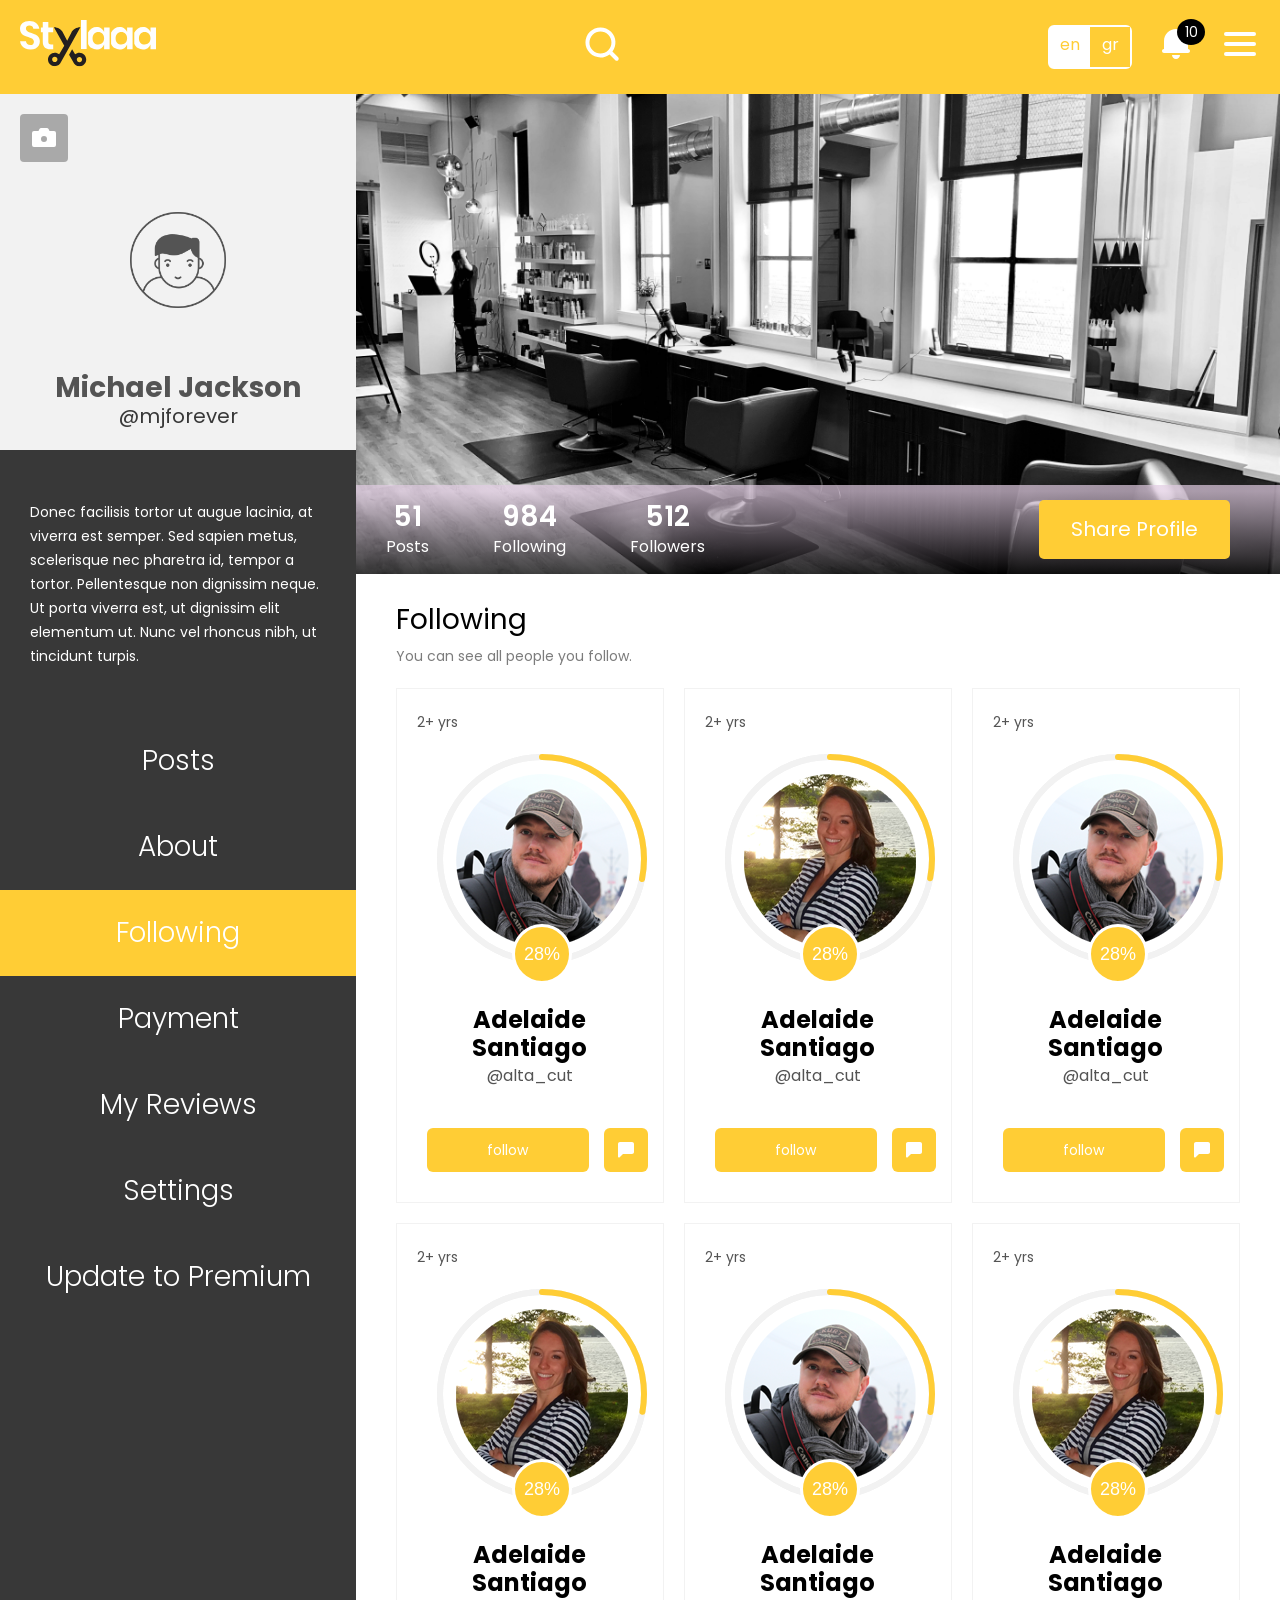
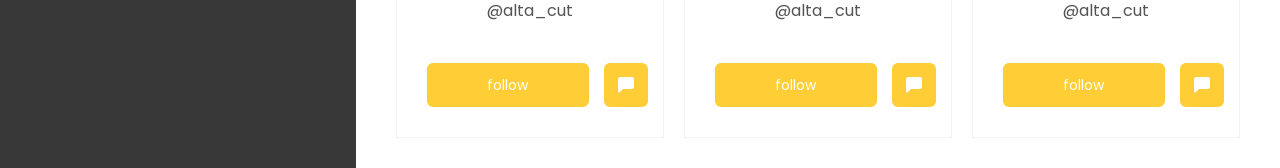
<file: Following.html>
<!DOCTYPE html>
<html>
<head>
	<meta charset="utf-8">
	<meta name="viewport" content="width=device-width, initial-scale=1">
	<link rel="icon"  type="text/css" href="images/favicon.ico">
	<link rel="stylesheet" type="text/css" href="css/owl.carousel.min.css">
	<link rel="stylesheet" type="text/css" href="css/style.css">
	<title>following</title>
</head>
<body>
	<header class="header-section container">
	<div class="row">
		<div class="table">
			<div class="table-cell logo">
				<div class="header-logo">
					<a href="index.html" title=""><img src="images/logo.svg" alt=""></a>
					
				</div>
				
			</div>
			<div class="table-cell">
				<div class="search">
					<div class="i">
					<a href="javascript:void(0)" title=""><img  src="images/search.svg" alt=""></a>
					</div>
					<div class="header-hide">

				<div class="search-hide">

						<input type="text" placeholder="beard">
						<input type="submit" value="">
						<a id="hide" href="javascript:void(0)"><img src="images/close-white.svg" alt="" ></a>
						<div class="header-popup">
							<div class="header-space">
							<div class="table">
								<div class="table-cell">
									<div class="choice">
										<span>Choose Service</span>
										
									</div>
									<div class="check-bg">
								<input type="checkbox" name="" id="face">
								<label id="face">face</label>

								</div>
								<div class="check-bg">
								<input type="checkbox" name="" id="hair">
								<label id="hair">hair</label>

								</div>
								<div class="check-bg">
								<input type="checkbox" name="" id="hand">
								<label id="hand">hand</label>

								</div>
								<div class="check-bg">
								<input type="checkbox" name="" id="fit">
								<label id="fit">fit</label>

								</div>
								<div class="check-bg">
								<input type="checkbox" name="" id="body">
								<label id="body">body</label>

								</div>
						
							
						</div>
						
								
									
							
								<div class="table-cell">
									<div class="choice-btn">
										<a href="" title="neary by me">neary by me</a>
										
									</div>
									
								</div>
									</div>
							</div>

							<div class="popup-tabing">
								<ul>
									<li class="active"><a href="#post" title="Posts">Posts</a></li>
									<li><a href="#style" title="Stylist">Stylist</a></li>
									<li><a href="#hastag" title="Hashtag">Hashtag</a></li>
								</ul>
								
							</div>
							<div class="post-tab">
							<div class="tabs">
								<div id="post" class="tab-content">
							<div class="post-box">
								<div class="post-bg">
									
								
								<div class="table">
									<div class="table-cell">
										<img src="images/ps1.jpg" alt="">
										
									</div>
									<div class="table-cell">
										<p>Skin ages for both chronological and environmental reasons. Increased age and exposure to pollution… <a>view more</a></p>
										<h4>by <a>Elsie Poole</a></h4>
										
									</div>
									
								</div>
								</div>
								<div class="post-bg">
									
								
								<div class="table">
									<div class="table-cell">
										<img src="images/ps2.jpg" alt="">
										
									</div>
									<div class="table-cell">
										<p>Skin ages for both chronological and environmental reasons. Increased age and exposure to pollution… <a>view more</a></p>
										<h4>by <a>Elsie Poole</a></h4>
										
									</div>
									
								</div>
								</div>
								<div class="post-bg">
									
								
								<div class="table">
									<div class="table-cell">
										<img src="images/ps3.jpg" alt="">
										
									</div>
									<div class="table-cell">
										<p>Skin ages for both chronological and environmental reasons. Increased age and exposure to pollution… <a>view more</a></p>
										<h4>by <a>Elsie Poole</a></h4>
										
									</div>
									
								</div>
								</div>
								<div class="post-bg">
									
								
								<div class="table">
									<div class="table-cell">
										<img src="images/ps4.jpg" alt="">
										
									</div>
									<div class="table-cell">
										<p>Skin ages for both chronological and environmental reasons. Increased age and exposure to pollution… <a>view more</a></p>
										<h4>by <a>Elsie Poole</a></h4>
										
									</div>
									
								</div>
								</div>
								
							</div>
							
						</div>
						<div id="style" class="tab-content">
							<div class="style-section">
								<div class="style-box">
									<div class="table">
										<div class="table-cell">
											<img src="images/mp1.png" alt="">
											
										</div>
										<div class="table-cell">
											<h5>Alta Curtis</h5>
											<a href="" title="@alta_cut">@alta_cut</a>
											
										</div>
										
									</div>
									
								</div>
								<div class="style-box">
									<div class="table">
										<div class="table-cell">
											<img src="images/mp2.png" alt="">
											
										</div>
										<div class="table-cell">
											<h5>Alta Curtis</h5>
											<a href="" title="@alta_cut">@alta_cut</a>
											
										</div>
										
									</div>
									
								</div>
								<div class="style-box">
									<div class="table">
										<div class="table-cell">
											<img src="images/mp1.png" alt="">
											
										</div>
										<div class="table-cell">
											<h5>Alta Curtis</h5>
											<a href="" title="@alta_cut">@alta_cut</a>
											
										</div>
										
									</div>
									
								</div>
								<div class="style-box">
									<div class="table">
										<div class="table-cell">
											<img src="images/mp2.png" alt="">
											
										</div>
										<div class="table-cell">
											<h5>Alta Curtis</h5>
											<a href="" title="@alta_cut">@alta_cut</a>
											
										</div>
										
									</div>
									
								</div>
								<div class="style-box">
									<div class="table">
										<div class="table-cell">
											<img src="images/mp1.png" alt="">
											
										</div>
										<div class="table-cell">
											<h5>Alta Curtis</h5>
											<a href="" title="@alta_cut">@alta_cut</a>
											
										</div>
										
									</div>
									
								</div>
								
							</div>
							
						</div>
						<div id="hastag" class="tab-content">
							<div class="hasteg-section">
								<div class="hastag-box">
									<div class="table">
										<div class="table-cell">
											
											<div class="hastag-border">
												<div class="width">
												<img src="images/hastag.svg" alt="">
												</div>
											</div>
											
										</div>
										<div class="table-cell">
											<h5>#Beardlove</h5>
											<h6>5875 Posts</h6>
											
										</div>
										
									</div>
									
								</div>
								<div class="hastag-box">
									<div class="table">
										<div class="table-cell">
											
											<div class="hastag-border">
												<div class="width">
												<img src="images/hastag.svg" alt="">
												</div>
											</div>
											
										</div>
										<div class="table-cell">
											<h5>#Beardlove</h5>
											<h6>5875 Posts</h6>
											
										</div>
										
									</div>
									
								</div>
								<div class="hastag-box">
									<div class="table">
										<div class="table-cell">
											
											<div class="hastag-border">
												<div class="width">
												<img src="images/hastag.svg" alt="">
												</div>
											</div>
											
										</div>
										<div class="table-cell">
											<h5>#Beardlove</h5>
											<h6>5875 Posts</h6>
											
										</div>
										
									</div>
									
								</div>
								<div class="hastag-box">
									<div class="table">
										<div class="table-cell">
											
											<div class="hastag-border">
												<div class="width">
												<img src="images/hastag.svg" alt="">
												</div>
											</div>
											
										</div>
										<div class="table-cell">
											<h5>#Beardlove</h5>
											<h6>5875 Posts</h6>
											
										</div>
										
									</div>
									
								</div>
								<div class="hastag-box">
									<div class="table">
										<div class="table-cell">
											
											<div class="hastag-border">
												<div class="width">
												<img src="images/hastag.svg" alt="">
												</div>
											</div>
											
										</div>
										<div class="table-cell">
											<h5>#Beardlove</h5>
											<h6>5875 Posts</h6>
											
										</div>
										
									</div>
									
								</div>
								
							</div>
							
						</div>
					</div>
				</div>
				</div>
					</div>
					
				</div>

				</div>
				
			</div>
			<div class="table-cell menu">
				<div class="header-menu">
				<ul>
					<li>
						<a href="" title="en">en</a>
					</li>
					<li>
						<a href="" title="gr">gr</a>
					</li>
				</ul>
					
				</div>
				<div class="header-top">
					<a href="javascript:void(0)" title=""><img src="images/notification.svg" alt="">
						<div class="notification">
							<span>10</span>
							
						</div>
					</a>
					<div class="notification-down">
						<div class="notification-full">
							<div class="table">
								<div class="table-cell">
									<div class="notification-bottom">
									<div class="table">
										<div class="table-cell">
											<img src="images/mp1.png" alt="">
											
										</div>
										<div class="table-cell">
											<p><strong>anwarbenny</strong> started following you</p>
											<h6>Yesterday</h6>

											
										</div>
									
									
								</div>
							</div>
						</div>
								<div class="table-cell left">
									<div class="btn">
										<a href="" title="follow">follow</a>
										
									</div>

									
								</div>
								
							</div>
							
						</div>
							<div class="notification-full">
							<div class="table">
								<div class="table-cell">
									<div class="notification-bottom">
									<div class="table">
										<div class="table-cell">
											<img src="images/mp2.png" alt="">
											
										</div>
										<div class="table-cell">
											<p><strong>	KDennis</strong> started following you</p>
											<h6>06 Apr 2018</h6>

											
										</div>
									
									
								</div>
							</div>
						</div>
								<div class="table-cell">
									<img src="images/noty.jpg" alt="">

									
								</div>
								
							</div>
							
						</div>
							<div class="notification-full">
							<div class="table">
								<div class="table-cell">
									<div class="notification-bottom">
									<div class="table">
										<div class="table-cell">
											<img src="images/mp1.png" alt="">
											
										</div>
										<div class="table-cell">
											<p><strong>jamesd </strong> started following you</p>
											<h6>Yesterday</h6>

											
										</div>
									
									
								</div>
							</div>
						</div>
								<div class="table-cell">
									<img src="images/noty.jpg" alt="">

									
								</div>
								
							</div>
							
						</div>
							<div class="notification-full">
							<div class="table">
								<div class="table-cell">
									<div class="notification-bottom">
									<div class="table">
										<div class="table-cell">
											<img src="images/mp2.png" alt="">
											
										</div>
										<div class="table-cell">
											<p><strong>illeana</strong> started following you</p>
											<h6>06 Apr 2018</h6>

											
										</div>
									
									
								</div>
							</div>
						</div>
								<div class="table-cell">
									<div class="btn-following">
										<a href="" title="following">following</a>
										
									</div>

									
								</div>
								
							</div>
							
						</div>
							<div class="notification-full">
							<div class="table">
								<div class="table-cell">
									<div class="notification-bottom">
									<div class="table">
										<div class="table-cell">
											<img src="images/mp1.png" alt="">
											
										</div>
										<div class="table-cell">
											<p><strong>anwarbenny</strong> started following you</p>
											<h6>06 Apr 2018</h6>

											
										</div>
									
									
								</div>
							</div>
						</div>
								<div class="table-cell">
									<div class="btn-following">
										<a class="rate" href="" title="70%">70%</a>
										
									</div>

									
								</div>
								
							</div>
							
						</div>
							<div class="notification-full">
							<div class="table">
								<div class="table-cell">
									<div class="notification-bottom">
									<div class="table">
										<div class="table-cell">
											<img src="images/mp1.png" alt="">
											
										</div>
										<div class="table-cell">
											<p><strong>anwarbenny</strong> started following you</p>
											<h6>Yesterday</h6>

											
										</div>
									
									
								</div>
							</div>
						</div>
								<div class="table-cell">
									<div class="btn-following">
										<a href="" title="following">following</a>
										
									</div>

									
								</div>
								
							</div>
							
						</div>
							<div class="notification-full">
							<div class="table">
								<div class="table-cell">
									<div class="notification-bottom">
									<div class="table">
										<div class="table-cell">
											<img src="images/mp1.png" alt="">
											
										</div>
										<div class="table-cell">
											<p><strong>anwarbenny</strong> started following you</p>
											<h6>Yesterday</h6>

											
										</div>
									
									
								</div>
							</div>
						</div>
								<div class="table-cell">
									<div class="btn-following">
										<a href="" title="following">following</a>
										
									</div>

									
								</div>
								
							</div>
							
						</div>

						
					</div>

					
				</div>
				<div class="header-left-menu">
						<a href="javascript:void(0)" title=""><img src="images/menu.svg" alt=""></a>
						
					</div>
					<div class="heder-right-menu">
						<div class="max-menu">
							<div class="mex-menu-sub">
								<a href="javascript:void(0)" title=""><img src="images/close.svg" alt=""></a>
								
							</div>
							<div class="middle-sub-menu">
								<div class="middle-navigation">
									<ul>
										<li><a href="" title="Home">Home</a></li>
											<li><a href="" title="My Profile">My Profile</a></li>
												<li><a href="" title="Logout">Logout</a></li>

									</ul>
									<div class="middle-sub-loga">
										<a href="" title=""><img src="images/facebook.svg" alt=""></a>
										<a href="" title=""><img src="images/instagram.svg" alt=""></a>
										<a href="" title=""><img src="images/youtube.svg" alt=""></a>
										<a href="" title=""><img src="images/linkedin.svg" alt=""></a>
										
									</div>
									
								</div>
								
							</div>
							
						</div>
						
					</div>
				
			</div>
			
		</div>
		
	</div>
	
</header>
<!-- middle section start -->
<div class="sallon-section">
	<div class="table">
		<div class="s-left">
			<div class="sallon-left">
				<div class="s-logo">
				<a class="ss-left" href="javascript:void(0)" title="+">+</a>
				<a class="ss-right" href="javascript:void(0)" title="-">-</a>
				
			</div>
			<div class="sallon-top">
				<a class="camera" href="" title=""><img src="images/camera.svg" alt=""></a>
				<div class="sallon-vertical table">
					<div class="table-cell">
						<div class="sallon-logo">
							<img width="110" src="images/profile-placeholder.png" alt="">
							
						</div>
						<div class="sallon-content">
							<h3>Michael Jackson</h3>
							<a href="" title="@mjforever">@mjforever</a>
							
						</div>
						
					</div>
					
				</div>
				
			</div>

			<div class="sallon-left-content">
				<p>Donec facilisis tortor ut augue lacinia, at viverra est semper. Sed sapien metus, scelerisque nec pharetra id, tempor a tortor. Pellentesque non dignissim neque. Ut porta viverra est, ut dignissim elit elementum ut. Nunc vel rhoncus nibh, ut tincidunt turpis.</p>
				 
			</div>
			<div class="tabing-section">
				<ul>
					<li><a href="post.html" title="Posts">Posts</a></li>
					<li><a href="about.html" title="About">About</a></li>
					<li class="active"><a  href="following.html" title="Following">Following</a></li>
					<li><a href="payment.html" title="Payment">Payment</a></li>
					<li><a href="review.html" title="My Reviews">My Reviews</a></li>
					<li><a href="seeting.html" title="Settings">Settings</a></li>
					<li><a href="update.html" title="Update to Premium">Update to Premium</a></li>
				</ul>
				
			</div>
			
		</div>
		</div>
		<div class="s-right">
			<div class="sallon-right-f">
				<div class="table">
				<div class="table-cell">
					<div class="sallon-right-bottom">
						<div class="table">
							<div class="sallon-links">
							<ul>
								<li><a href="" title="51">51</a><span>Posts</span></li>
								<li><a href="" title="984">984</a><span>Following</span></li>
								<li><a href="" title="512">512</a><span>Followers</span></li>
							</ul>
							
						</div>
						<div class="sallon-share">
							<a class="btn" href="javascript:void(0)" title="Share Profile">Share Profile</a>
							
						</div>
						
					</div>
					</div>
					
				</div>
				
			</div>
		</div>
			<div class="sallon-s">
			<div class="owl-carousel owl-theme">
				<div class="item">
			<a  href="post.html" title="Posts">Posts</a>
		</div>
		<div class="item">
				<a  href="about.html" title="About">About</a>
			</div>
			<div class="item">
					<a class="active" href="following.html" title="Following">Following</a>
				</div>
				<div class="item">
						<a href="payment.html" title="Payment">Payment</a>
					</div>
					<div class="item">
							<a href="review.html" title="My Reviews">My Reviews</a>
						</div>
						<div class="item">
								<a href="seeting.html" title="Settings">Settings</a>
							</div>
							<div class="item">
									<a href="update.html" title="Update to Premium">Update to Premium</a>
								</div>

		</div>
	</div>

		<div class="pie-full">
			<div class="pie-title">
			<h4>Following</h4>
			<p>You can see all people you follow.</p>
		</div>
			<div class="pie-mrg">

			<div class="pie-bg sullon-box">
	
		
	
	<div class="pie-padding">
		
			<div class="cardfront">
		<div class="year">
						<span>2+ yrs</span>
					</div>

	
		<div class="piechart" data-percent="69">
			<div class="pie-image">
		<img src="images/profile1.png" alt="">
	</div>
			<div class="Increased"><span>69</span>%</div>
		</div>
		<div class="pie-content">
			<h3>Adelaide Santiago</h3>
			<a href="" title="@alta_cut">@alta_cut</a>
		</div>
		<div class="pie-t">
		<div class="pie-table">
			<div class="pie-left table-cell">
				<a href="" title="follow">follow</a>
				
			</div>
			<div class="pie-right table-cell">
				<a class="pie-i flip-btn" href="javascript:void(0)" title=""></a>
				
			</div>
			</div>
		</div>
</div>
<div class="cardback">
	<div class="back">
		<a class="close" href="javascript:void(0)" title=""><img src="images/close.svg" alt=""></a>
		
	</div>
	<div class="card-content">
		<h4>Matthew Meyer</h4>
		<a href="" title="@alta_cut">@alta_cut</a>
		
	</div>
	<div class="message-section">
		<label>Message</label>
		<textarea placeholder="Write your message"></textarea>
		
	</div>
	<a class="send" href="" title="send">send</a>
	
</div>


</div>



	</div>
		<div class="pie-bg sullon-box">
	
		
	
	<div class="pie-padding">
		
			<div class="cardfront">
		<div class="year">
						<span>2+ yrs</span>
					</div>

	
		<div class="piechart" data-percent="69">
			<div class="pie-image">
		<img src="images/profile2.png" alt="">
	</div>
			<div class="Increased"><span>69</span>%</div>
		</div>
		<div class="pie-content">
			<h3>Adelaide Santiago</h3>
			<a href="" title="@alta_cut">@alta_cut</a>
		</div>
		<div class="pie-t">
		<div class="pie-table">
			<div class="pie-left table-cell">
				<a href="" title="follow">follow</a>
				
			</div>
			<div class="pie-right table-cell">
				<a class="pie-i flip-btn" href="javascript:void(0)" title=""></a>
				
			</div>
			</div>
		</div>
</div>
<div class="cardback">
	<div class="back">
		<a class="close" href="javascript:void(0)" title=""><img src="images/close.svg" alt=""></a>
		
	</div>
	<div class="card-content">
		<h4>Matthew Meyer</h4>
		<a href="" title="@alta_cut">@alta_cut</a>
		
	</div>
	<div class="message-section">
		<label>Message</label>
		<textarea placeholder="Write your message"></textarea>
		
	</div>
	<a class="send" href="" title="send">send</a>
	
</div>


</div>



	</div>
		<div class="pie-bg sullon-box">
	
		
	
	<div class="pie-padding">
		
			<div class="cardfront">
		<div class="year">
						<span>2+ yrs</span>
					</div>

	
		<div class="piechart" data-percent="69">
			<div class="pie-image">
		<img src="images/profile1.png" alt="">
	</div>
			<div class="Increased"><span>69</span>%</div>
		</div>
		<div class="pie-content">
			<h3>Adelaide Santiago</h3>
			<a href="" title="@alta_cut">@alta_cut</a>
		</div>
		<div class="pie-t">
		<div class="pie-table">
			<div class="pie-left table-cell">
				<a href="" title="follow">follow</a>
				
			</div>
			<div class="pie-right table-cell">
				<a class="pie-i flip-btn" href="javascript:void(0)" title=""></a>
				
			</div>
			</div>
		</div>
</div>
<div class="cardback">
	<div class="back">
		<a class="close" href="javascript:void(0)" title=""><img src="images/close.svg" alt=""></a>
		
	</div>
	<div class="card-content">
		<h4>Matthew Meyer</h4>
		<a href="" title="@alta_cut">@alta_cut</a>
		
	</div>
	<div class="message-section">
		<label>Message</label>
		<textarea placeholder="Write your message"></textarea>
		
	</div>
	<a class="send" href="" title="send">send</a>
	
</div>


</div>



	</div>
		<div class="pie-bg sullon-box">
	
		
	
	<div class="pie-padding">
		
			<div class="cardfront">
		<div class="year">
						<span>2+ yrs</span>
					</div>

	
		<div class="piechart" data-percent="69">
			<div class="pie-image">
		<img src="images/profile2.png" alt="">
	</div>
			<div class="Increased"><span>69</span>%</div>
		</div>
		<div class="pie-content">
			<h3>Adelaide Santiago</h3>
			<a href="" title="@alta_cut">@alta_cut</a>
		</div>
		<div class="pie-t">
		<div class="pie-table">
			<div class="pie-left table-cell">
				<a href="" title="follow">follow</a>
				
			</div>
			<div class="pie-right table-cell">
				<a class="pie-i flip-btn" href="javascript:void(0)" title=""></a>
				
			</div>
			</div>
		</div>
</div>
<div class="cardback">
	<div class="back">
		<a class="close" href="javascript:void(0)" title=""><img src="images/close.svg" alt=""></a>
		
	</div>
	<div class="card-content">
		<h4>Matthew Meyer</h4>
		<a href="" title="@alta_cut">@alta_cut</a>
		
	</div>
	<div class="message-section">
		<label>Message</label>
		<textarea placeholder="Write your message"></textarea>
		
	</div>
	<a class="send" href="" title="send">send</a>
	
</div>


</div>



	</div>
		<div class="pie-bg sullon-box">
	
		
	
	<div class="pie-padding">
		
			<div class="cardfront">
		<div class="year">
						<span>2+ yrs</span>
					</div>

	
		<div class="piechart" data-percent="69">
			<div class="pie-image">
		<img src="images/profile1.png" alt="">
	</div>
			<div class="Increased"><span>69</span>%</div>
		</div>
		<div class="pie-content">
			<h3>Adelaide Santiago</h3>
			<a href="" title="@alta_cut">@alta_cut</a>
		</div>
		<div class="pie-t">
		<div class="pie-table">
			<div class="pie-left table-cell">
				<a href="" title="follow">follow</a>
				
			</div>
			<div class="pie-right table-cell">
				<a class="pie-i flip-btn" href="javascript:void(0)" title=""></a>
				
			</div>
			</div>
		</div>
</div>
<div class="cardback">
	<div class="back">
		<a class="close" href="javascript:void(0)" title=""><img src="images/close.svg" alt=""></a>
		
	</div>
	<div class="card-content">
		<h4>Matthew Meyer</h4>
		<a href="" title="@alta_cut">@alta_cut</a>
		
	</div>
	<div class="message-section">
		<label>Message</label>
		<textarea placeholder="Write your message"></textarea>
		
	</div>
	<a class="send" href="" title="send">send</a>
	
</div>


</div>



	</div>
		<div class="pie-bg sullon-box">
	
		
	
	<div class="pie-padding">
		
			<div class="cardfront">
		<div class="year">
						<span>2+ yrs</span>
					</div>

	
		<div class="piechart" data-percent="69">
			<div class="pie-image">
		<img src="images/profile2.png" alt="">
	</div>
			<div class="Increased"><span>69</span>%</div>
		</div>
		<div class="pie-content">
			<h3>Adelaide Santiago</h3>
			<a href="" title="@alta_cut">@alta_cut</a>
		</div>
		<div class="pie-t">
		<div class="pie-table">
			<div class="pie-left table-cell">
				<a href="" title="follow">follow</a>
				
			</div>
			<div class="pie-right table-cell">
				<a class="pie-i flip-btn" href="javascript:void(0)" title=""></a>
				
			</div>
			</div>
		</div>
</div>
<div class="cardback">
	<div class="back">
		<a class="close" href="javascript:void(0)" title=""><img src="images/close.svg" alt=""></a>
		
	</div>
	<div class="card-content">
		<h4>Matthew Meyer</h4>
		<a href="" title="@alta_cut">@alta_cut</a>
		
	</div>
	<div class="message-section">
		<label>Message</label>
		<textarea placeholder="Write your message"></textarea>
		
	</div>
	<a class="send" href="" title="send">send</a>
	
</div>


</div>



	</div>

</div>
</div>
</div>
</div>
</div>

<div class="sullon-popup">
	<div class="sullon-sub">
		<div class="sullon-head">
			<h4>Share Profile</h4>
			<p>Copy below link to share your profile</p>
			<a class="popup-close" href="javascript:void(0)" title=""><img src="images/close.svg" alt=""></a>
			
		</div>
		<div class="sullon-middle">
			<p>Profile Link</p>
			<div class="table">

				<div class="table-cell">
					<input type="text" placeholder="www.staylaaa.com/mjforever">
					
				</div>
				<div class="table-cell">
					<a class="copy-link" href="" title="copy link">copy link</a>
					
				</div>
				
			</div>
			
		</div>
		<div class="sullon-btn">
			<a class="share" href="" title="share">share</a>
			<a class="cancel" href="" title="cancel">cancel</a>
			
		</div>
		
	</div>
	
</div>


<script type="text/javascript" src="js/jquery-3.7.1.min.js"></script>
<script type="text/javascript" src="js/custom.js"></script>
<script type="text/javascript" src="js/owl.carousel.min.js"></script>
<script type="text/javascript" src="js/jquery.easy-pie-chart.js"></script>



<script type="text/javascript">
	   $('.s-logo .ss-left:first-child').click(function(){
  $('.s-left').animate({"left":"0"});
  $('.s-logo').addClass('left');
  $('body').addClass('overflow')
  

});
$('.s-logo .ss-right:last-child').click(function(){
  $('.s-left').animate({"left":"-300px"});
  $('.s-logo').removeClass('left');
  $('body').removeClass('overflow')
  

});




$('.owl-carousel').owlCarousel({
    
    margin:10,
    nav:true,
    items:6,
    responsive:{
        320:{
            items:3
        },
        600:{
            items:6
        },
        1000:{
            items:6
        }
    }
})
</script>


</body>
</html>
</file>
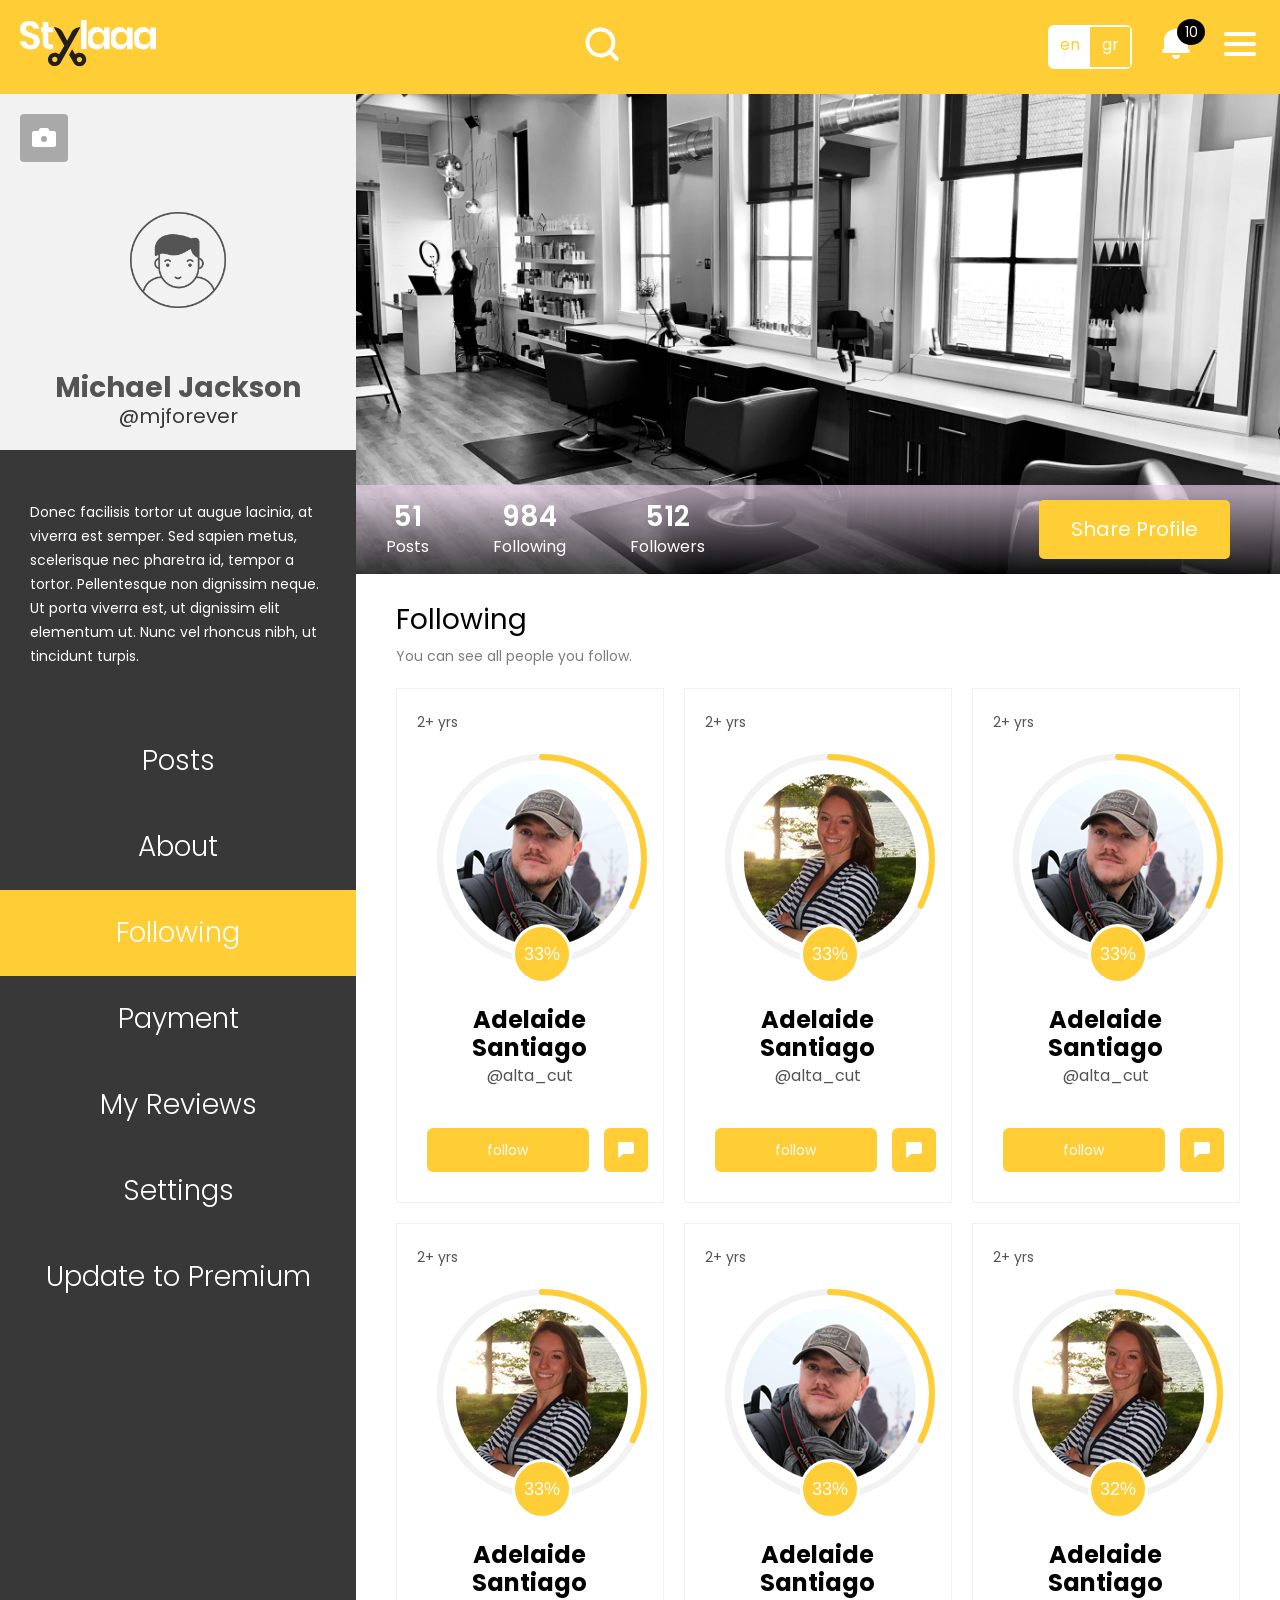
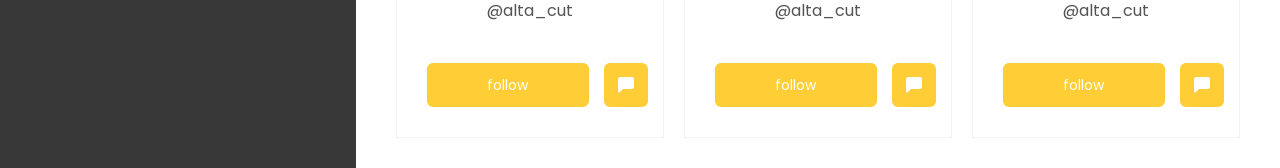
<file: following.html>
<!DOCTYPE html>
<html>
<head>
	<meta charset="utf-8">
	<meta name="viewport" content="width=device-width, initial-scale=1">
	<link rel="icon"  type="text/css" href="images/favicon.ico">
	<link rel="stylesheet" type="text/css" href="css/owl.carousel.min.css">
	<link rel="stylesheet" type="text/css" href="css/style.css">
	<title>following</title>
</head>
<body>
	<header class="header-section container">
	<div class="row">
		<div class="table">
			<div class="table-cell logo">
				<div class="header-logo">
					<a href="index.html" title=""><img src="images/logo.svg" alt=""></a>
					
				</div>
				
			</div>
			<div class="table-cell">
				<div class="search">
					<div class="i">
					<a href="javascript:void(0)" title=""><img  src="images/search.svg" alt=""></a>
					</div>
					<div class="header-hide">

				<div class="search-hide">

						<input type="text" placeholder="beard">
						<input type="submit" value="">
						<a id="hide" href="javascript:void(0)"><img src="images/close-white.svg" alt="" ></a>
						<div class="header-popup">
							<div class="header-space">
							<div class="table">
								<div class="table-cell">
									<div class="choice">
										<span>Choose Service</span>
										
									</div>
									<div class="check-bg">
								<input type="checkbox" name="" id="face">
								<label id="face">face</label>

								</div>
								<div class="check-bg">
								<input type="checkbox" name="" id="hair">
								<label id="hair">hair</label>

								</div>
								<div class="check-bg">
								<input type="checkbox" name="" id="hand">
								<label id="hand">hand</label>

								</div>
								<div class="check-bg">
								<input type="checkbox" name="" id="fit">
								<label id="fit">fit</label>

								</div>
								<div class="check-bg">
								<input type="checkbox" name="" id="body">
								<label id="body">body</label>

								</div>
						
							
						</div>
						
								
									
							
								<div class="table-cell">
									<div class="choice-btn">
										<a href="" title="neary by me">neary by me</a>
										
									</div>
									
								</div>
									</div>
							</div>

							<div class="popup-tabing">
								<ul>
									<li class="active"><a href="#post" title="Posts">Posts</a></li>
									<li><a href="#style" title="Stylist">Stylist</a></li>
									<li><a href="#hastag" title="Hashtag">Hashtag</a></li>
								</ul>
								
							</div>
							<div class="post-tab">
							<div class="tabs">
								<div id="post" class="tab-content">
							<div class="post-box">
								<div class="post-bg">
									
								
								<div class="table">
									<div class="table-cell">
										<img src="images/ps1.jpg" alt="">
										
									</div>
									<div class="table-cell">
										<p>Skin ages for both chronological and environmental reasons. Increased age and exposure to pollution… <a>view more</a></p>
										<h4>by <a>Elsie Poole</a></h4>
										
									</div>
									
								</div>
								</div>
								<div class="post-bg">
									
								
								<div class="table">
									<div class="table-cell">
										<img src="images/ps2.jpg" alt="">
										
									</div>
									<div class="table-cell">
										<p>Skin ages for both chronological and environmental reasons. Increased age and exposure to pollution… <a>view more</a></p>
										<h4>by <a>Elsie Poole</a></h4>
										
									</div>
									
								</div>
								</div>
								<div class="post-bg">
									
								
								<div class="table">
									<div class="table-cell">
										<img src="images/ps3.jpg" alt="">
										
									</div>
									<div class="table-cell">
										<p>Skin ages for both chronological and environmental reasons. Increased age and exposure to pollution… <a>view more</a></p>
										<h4>by <a>Elsie Poole</a></h4>
										
									</div>
									
								</div>
								</div>
								<div class="post-bg">
									
								
								<div class="table">
									<div class="table-cell">
										<img src="images/ps4.jpg" alt="">
										
									</div>
									<div class="table-cell">
										<p>Skin ages for both chronological and environmental reasons. Increased age and exposure to pollution… <a>view more</a></p>
										<h4>by <a>Elsie Poole</a></h4>
										
									</div>
									
								</div>
								</div>
								
							</div>
							
						</div>
						<div id="style" class="tab-content">
							<div class="style-section">
								<div class="style-box">
									<div class="table">
										<div class="table-cell">
											<img src="images/mp1.png" alt="">
											
										</div>
										<div class="table-cell">
											<h5>Alta Curtis</h5>
											<a href="" title="@alta_cut">@alta_cut</a>
											
										</div>
										
									</div>
									
								</div>
								<div class="style-box">
									<div class="table">
										<div class="table-cell">
											<img src="images/mp2.png" alt="">
											
										</div>
										<div class="table-cell">
											<h5>Alta Curtis</h5>
											<a href="" title="@alta_cut">@alta_cut</a>
											
										</div>
										
									</div>
									
								</div>
								<div class="style-box">
									<div class="table">
										<div class="table-cell">
											<img src="images/mp1.png" alt="">
											
										</div>
										<div class="table-cell">
											<h5>Alta Curtis</h5>
											<a href="" title="@alta_cut">@alta_cut</a>
											
										</div>
										
									</div>
									
								</div>
								<div class="style-box">
									<div class="table">
										<div class="table-cell">
											<img src="images/mp2.png" alt="">
											
										</div>
										<div class="table-cell">
											<h5>Alta Curtis</h5>
											<a href="" title="@alta_cut">@alta_cut</a>
											
										</div>
										
									</div>
									
								</div>
								<div class="style-box">
									<div class="table">
										<div class="table-cell">
											<img src="images/mp1.png" alt="">
											
										</div>
										<div class="table-cell">
											<h5>Alta Curtis</h5>
											<a href="" title="@alta_cut">@alta_cut</a>
											
										</div>
										
									</div>
									
								</div>
								
							</div>
							
						</div>
						<div id="hastag" class="tab-content">
							<div class="hasteg-section">
								<div class="hastag-box">
									<div class="table">
										<div class="table-cell">
											
											<div class="hastag-border">
												<div class="width">
												<img src="images/hastag.svg" alt="">
												</div>
											</div>
											
										</div>
										<div class="table-cell">
											<h5>#Beardlove</h5>
											<h6>5875 Posts</h6>
											
										</div>
										
									</div>
									
								</div>
								<div class="hastag-box">
									<div class="table">
										<div class="table-cell">
											
											<div class="hastag-border">
												<div class="width">
												<img src="images/hastag.svg" alt="">
												</div>
											</div>
											
										</div>
										<div class="table-cell">
											<h5>#Beardlove</h5>
											<h6>5875 Posts</h6>
											
										</div>
										
									</div>
									
								</div>
								<div class="hastag-box">
									<div class="table">
										<div class="table-cell">
											
											<div class="hastag-border">
												<div class="width">
												<img src="images/hastag.svg" alt="">
												</div>
											</div>
											
										</div>
										<div class="table-cell">
											<h5>#Beardlove</h5>
											<h6>5875 Posts</h6>
											
										</div>
										
									</div>
									
								</div>
								<div class="hastag-box">
									<div class="table">
										<div class="table-cell">
											
											<div class="hastag-border">
												<div class="width">
												<img src="images/hastag.svg" alt="">
												</div>
											</div>
											
										</div>
										<div class="table-cell">
											<h5>#Beardlove</h5>
											<h6>5875 Posts</h6>
											
										</div>
										
									</div>
									
								</div>
								<div class="hastag-box">
									<div class="table">
										<div class="table-cell">
											
											<div class="hastag-border">
												<div class="width">
												<img src="images/hastag.svg" alt="">
												</div>
											</div>
											
										</div>
										<div class="table-cell">
											<h5>#Beardlove</h5>
											<h6>5875 Posts</h6>
											
										</div>
										
									</div>
									
								</div>
								
							</div>
							
						</div>
					</div>
				</div>
				</div>
					</div>
					
				</div>

				</div>
				
			</div>
			<div class="table-cell menu">
				<div class="header-menu">
				<ul>
					<li>
						<a href="" title="en">en</a>
					</li>
					<li>
						<a href="" title="gr">gr</a>
					</li>
				</ul>
					
				</div>
				<div class="header-top">
					<a href="javascript:void(0)" title=""><img src="images/notification.svg" alt="">
						<div class="notification">
							<span>10</span>
							
						</div>
					</a>
					<div class="notification-down">
						<div class="notification-full">
							<div class="table">
								<div class="table-cell">
									<div class="notification-bottom">
									<div class="table">
										<div class="table-cell">
											<img src="images/mp1.png" alt="">
											
										</div>
										<div class="table-cell">
											<p><strong>anwarbenny</strong> started following you</p>
											<h6>Yesterday</h6>

											
										</div>
									
									
								</div>
							</div>
						</div>
								<div class="table-cell left">
									<div class="btn">
										<a href="" title="follow">follow</a>
										
									</div>

									
								</div>
								
							</div>
							
						</div>
							<div class="notification-full">
							<div class="table">
								<div class="table-cell">
									<div class="notification-bottom">
									<div class="table">
										<div class="table-cell">
											<img src="images/mp2.png" alt="">
											
										</div>
										<div class="table-cell">
											<p><strong>	KDennis</strong> started following you</p>
											<h6>06 Apr 2018</h6>

											
										</div>
									
									
								</div>
							</div>
						</div>
								<div class="table-cell">
									<img src="images/noty.jpg" alt="">

									
								</div>
								
							</div>
							
						</div>
							<div class="notification-full">
							<div class="table">
								<div class="table-cell">
									<div class="notification-bottom">
									<div class="table">
										<div class="table-cell">
											<img src="images/mp1.png" alt="">
											
										</div>
										<div class="table-cell">
											<p><strong>jamesd </strong> started following you</p>
											<h6>Yesterday</h6>

											
										</div>
									
									
								</div>
							</div>
						</div>
								<div class="table-cell">
									<img src="images/noty.jpg" alt="">

									
								</div>
								
							</div>
							
						</div>
							<div class="notification-full">
							<div class="table">
								<div class="table-cell">
									<div class="notification-bottom">
									<div class="table">
										<div class="table-cell">
											<img src="images/mp2.png" alt="">
											
										</div>
										<div class="table-cell">
											<p><strong>illeana</strong> started following you</p>
											<h6>06 Apr 2018</h6>

											
										</div>
									
									
								</div>
							</div>
						</div>
								<div class="table-cell">
									<div class="btn-following">
										<a href="" title="following">following</a>
										
									</div>

									
								</div>
								
							</div>
							
						</div>
							<div class="notification-full">
							<div class="table">
								<div class="table-cell">
									<div class="notification-bottom">
									<div class="table">
										<div class="table-cell">
											<img src="images/mp1.png" alt="">
											
										</div>
										<div class="table-cell">
											<p><strong>anwarbenny</strong> started following you</p>
											<h6>06 Apr 2018</h6>

											
										</div>
									
									
								</div>
							</div>
						</div>
								<div class="table-cell">
									<div class="btn-following">
										<a class="rate" href="" title="70%">70%</a>
										
									</div>

									
								</div>
								
							</div>
							
						</div>
							<div class="notification-full">
							<div class="table">
								<div class="table-cell">
									<div class="notification-bottom">
									<div class="table">
										<div class="table-cell">
											<img src="images/mp1.png" alt="">
											
										</div>
										<div class="table-cell">
											<p><strong>anwarbenny</strong> started following you</p>
											<h6>Yesterday</h6>

											
										</div>
									
									
								</div>
							</div>
						</div>
								<div class="table-cell">
									<div class="btn-following">
										<a href="" title="following">following</a>
										
									</div>

									
								</div>
								
							</div>
							
						</div>
							<div class="notification-full">
							<div class="table">
								<div class="table-cell">
									<div class="notification-bottom">
									<div class="table">
										<div class="table-cell">
											<img src="images/mp1.png" alt="">
											
										</div>
										<div class="table-cell">
											<p><strong>anwarbenny</strong> started following you</p>
											<h6>Yesterday</h6>

											
										</div>
									
									
								</div>
							</div>
						</div>
								<div class="table-cell">
									<div class="btn-following">
										<a href="" title="following">following</a>
										
									</div>

									
								</div>
								
							</div>
							
						</div>

						
					</div>

					
				</div>
				<div class="header-left-menu">
						<a href="javascript:void(0)" title=""><img src="images/menu.svg" alt=""></a>
						
					</div>
					<div class="heder-right-menu">
						<div class="max-menu">
							<div class="mex-menu-sub">
								<a href="javascript:void(0)" title=""><img src="images/close.svg" alt=""></a>
								
							</div>
							<div class="middle-sub-menu">
								<div class="middle-navigation">
									<ul>
										<li><a href="" title="Home">Home</a></li>
											<li><a href="" title="My Profile">My Profile</a></li>
												<li><a href="" title="Logout">Logout</a></li>

									</ul>
									<div class="middle-sub-loga">
										<a href="" title=""><img src="images/facebook.svg" alt=""></a>
										<a href="" title=""><img src="images/instagram.svg" alt=""></a>
										<a href="" title=""><img src="images/youtube.svg" alt=""></a>
										<a href="" title=""><img src="images/linkedin.svg" alt=""></a>
										
									</div>
									
								</div>
								
							</div>
							
						</div>
						
					</div>
				
			</div>
			
		</div>
		
	</div>
	
</header>
<!-- middle section start -->
<div class="sallon-section">
	<div class="table">
		<div class="s-left">
			<div class="sallon-left">
				<div class="s-logo">
				<a class="ss-left" href="javascript:void(0)" title="+">+</a>
				<a class="ss-right" href="javascript:void(0)" title="-">-</a>
				
			</div>
			<div class="sallon-top">
				<a class="camera" href="" title=""><img src="images/camera.svg" alt=""></a>
				<div class="sallon-vertical table">
					<div class="table-cell">
						<div class="sallon-logo">
							<img width="110" src="images/profile-placeholder.png" alt="">
							
						</div>
						<div class="sallon-content">
							<h3>Michael Jackson</h3>
							<a href="" title="@mjforever">@mjforever</a>
							
						</div>
						
					</div>
					
				</div>
				
			</div>

			<div class="sallon-left-content">
				<p>Donec facilisis tortor ut augue lacinia, at viverra est semper. Sed sapien metus, scelerisque nec pharetra id, tempor a tortor. Pellentesque non dignissim neque. Ut porta viverra est, ut dignissim elit elementum ut. Nunc vel rhoncus nibh, ut tincidunt turpis.</p>
				 
			</div>
			<div class="tabing-section">
				<ul>
					<li><a href="post.html" title="Posts">Posts</a></li>
					<li><a href="about.html" title="About">About</a></li>
					<li class="active"><a  href="following.html" title="Following">Following</a></li>
					<li><a href="payment.html" title="Payment">Payment</a></li>
					<li><a href="review.html" title="My Reviews">My Reviews</a></li>
					<li><a href="seeting.html" title="Settings">Settings</a></li>
					<li><a href="update.html" title="Update to Premium">Update to Premium</a></li>
				</ul>
				
			</div>
			
		</div>
		</div>
		<div class="s-right">
			<div class="sallon-right-f">
				<div class="table">
				<div class="table-cell">
					<div class="sallon-right-bottom">
						<div class="table">
							<div class="sallon-links">
							<ul>
								<li><a href="" title="51">51</a><span>Posts</span></li>
								<li><a href="" title="984">984</a><span>Following</span></li>
								<li><a href="" title="512">512</a><span>Followers</span></li>
							</ul>
							
						</div>
						<div class="sallon-share">
							<a class="btn" href="javascript:void(0)" title="Share Profile">Share Profile</a>
							
						</div>
						
					</div>
					</div>
					
				</div>
				
			</div>
		</div>
			<div class="sallon-s">
			<div class="owl-carousel owl-theme">
				<div class="item">
			<a  href="post.html" title="Posts">Posts</a>
		</div>
		<div class="item">
				<a  href="about.html" title="About">About</a>
			</div>
			<div class="item">
					<a class="active" href="following.html" title="Following">Following</a>
				</div>
				<div class="item">
						<a href="payment.html" title="Payment">Payment</a>
					</div>
					<div class="item">
							<a href="review.html" title="My Reviews">My Reviews</a>
						</div>
						<div class="item">
								<a href="seeting.html" title="Settings">Settings</a>
							</div>
							<div class="item">
									<a href="update.html" title="Update to Premium">Update to Premium</a>
								</div>

		</div>
	</div>

		<div class="pie-full">
			<div class="pie-title">
			<h4>Following</h4>
			<p>You can see all people you follow.</p>
		</div>
			<div class="pie-mrg">

			<div class="pie-bg sullon-box">
	
		
	
	<div class="pie-padding">
		
			<div class="cardfront">
		<div class="year">
						<span>2+ yrs</span>
					</div>

	
		<div class="piechart" data-percent="69">
			<div class="pie-image">
		<img src="images/profile1.png" alt="">
	</div>
			<div class="Increased"><span>69</span>%</div>
		</div>
		<div class="pie-content">
			<h3>Adelaide Santiago</h3>
			<a href="" title="@alta_cut">@alta_cut</a>
		</div>
		<div class="pie-t">
		<div class="pie-table">
			<div class="pie-left table-cell">
				<a href="" title="follow">follow</a>
				
			</div>
			<div class="pie-right table-cell">
				<a class="pie-i flip-btn" href="javascript:void(0)" title=""></a>
				
			</div>
			</div>
		</div>
</div>
<div class="cardback">
	<div class="back">
		<a class="close" href="javascript:void(0)" title=""><img src="images/close.svg" alt=""></a>
		
	</div>
	<div class="card-content">
		<h4>Matthew Meyer</h4>
		<a href="" title="@alta_cut">@alta_cut</a>
		
	</div>
	<div class="message-section">
		<label>Message</label>
		<textarea placeholder="Write your message"></textarea>
		
	</div>
	<a class="send" href="" title="send">send</a>
	
</div>


</div>



	</div>
		<div class="pie-bg sullon-box">
	
		
	
	<div class="pie-padding">
		
			<div class="cardfront">
		<div class="year">
						<span>2+ yrs</span>
					</div>

	
		<div class="piechart" data-percent="69">
			<div class="pie-image">
		<img src="images/profile2.png" alt="">
	</div>
			<div class="Increased"><span>69</span>%</div>
		</div>
		<div class="pie-content">
			<h3>Adelaide Santiago</h3>
			<a href="" title="@alta_cut">@alta_cut</a>
		</div>
		<div class="pie-t">
		<div class="pie-table">
			<div class="pie-left table-cell">
				<a href="" title="follow">follow</a>
				
			</div>
			<div class="pie-right table-cell">
				<a class="pie-i flip-btn" href="javascript:void(0)" title=""></a>
				
			</div>
			</div>
		</div>
</div>
<div class="cardback">
	<div class="back">
		<a class="close" href="javascript:void(0)" title=""><img src="images/close.svg" alt=""></a>
		
	</div>
	<div class="card-content">
		<h4>Matthew Meyer</h4>
		<a href="" title="@alta_cut">@alta_cut</a>
		
	</div>
	<div class="message-section">
		<label>Message</label>
		<textarea placeholder="Write your message"></textarea>
		
	</div>
	<a class="send" href="" title="send">send</a>
	
</div>


</div>



	</div>
		<div class="pie-bg sullon-box">
	
		
	
	<div class="pie-padding">
		
			<div class="cardfront">
		<div class="year">
						<span>2+ yrs</span>
					</div>

	
		<div class="piechart" data-percent="69">
			<div class="pie-image">
		<img src="images/profile1.png" alt="">
	</div>
			<div class="Increased"><span>69</span>%</div>
		</div>
		<div class="pie-content">
			<h3>Adelaide Santiago</h3>
			<a href="" title="@alta_cut">@alta_cut</a>
		</div>
		<div class="pie-t">
		<div class="pie-table">
			<div class="pie-left table-cell">
				<a href="" title="follow">follow</a>
				
			</div>
			<div class="pie-right table-cell">
				<a class="pie-i flip-btn" href="javascript:void(0)" title=""></a>
				
			</div>
			</div>
		</div>
</div>
<div class="cardback">
	<div class="back">
		<a class="close" href="javascript:void(0)" title=""><img src="images/close.svg" alt=""></a>
		
	</div>
	<div class="card-content">
		<h4>Matthew Meyer</h4>
		<a href="" title="@alta_cut">@alta_cut</a>
		
	</div>
	<div class="message-section">
		<label>Message</label>
		<textarea placeholder="Write your message"></textarea>
		
	</div>
	<a class="send" href="" title="send">send</a>
	
</div>


</div>



	</div>
		<div class="pie-bg sullon-box">
	
		
	
	<div class="pie-padding">
		
			<div class="cardfront">
		<div class="year">
						<span>2+ yrs</span>
					</div>

	
		<div class="piechart" data-percent="69">
			<div class="pie-image">
		<img src="images/profile2.png" alt="">
	</div>
			<div class="Increased"><span>69</span>%</div>
		</div>
		<div class="pie-content">
			<h3>Adelaide Santiago</h3>
			<a href="" title="@alta_cut">@alta_cut</a>
		</div>
		<div class="pie-t">
		<div class="pie-table">
			<div class="pie-left table-cell">
				<a href="" title="follow">follow</a>
				
			</div>
			<div class="pie-right table-cell">
				<a class="pie-i flip-btn" href="javascript:void(0)" title=""></a>
				
			</div>
			</div>
		</div>
</div>
<div class="cardback">
	<div class="back">
		<a class="close" href="javascript:void(0)" title=""><img src="images/close.svg" alt=""></a>
		
	</div>
	<div class="card-content">
		<h4>Matthew Meyer</h4>
		<a href="" title="@alta_cut">@alta_cut</a>
		
	</div>
	<div class="message-section">
		<label>Message</label>
		<textarea placeholder="Write your message"></textarea>
		
	</div>
	<a class="send" href="" title="send">send</a>
	
</div>


</div>



	</div>
		<div class="pie-bg sullon-box">
	
		
	
	<div class="pie-padding">
		
			<div class="cardfront">
		<div class="year">
						<span>2+ yrs</span>
					</div>

	
		<div class="piechart" data-percent="69">
			<div class="pie-image">
		<img src="images/profile1.png" alt="">
	</div>
			<div class="Increased"><span>69</span>%</div>
		</div>
		<div class="pie-content">
			<h3>Adelaide Santiago</h3>
			<a href="" title="@alta_cut">@alta_cut</a>
		</div>
		<div class="pie-t">
		<div class="pie-table">
			<div class="pie-left table-cell">
				<a href="" title="follow">follow</a>
				
			</div>
			<div class="pie-right table-cell">
				<a class="pie-i flip-btn" href="javascript:void(0)" title=""></a>
				
			</div>
			</div>
		</div>
</div>
<div class="cardback">
	<div class="back">
		<a class="close" href="javascript:void(0)" title=""><img src="images/close.svg" alt=""></a>
		
	</div>
	<div class="card-content">
		<h4>Matthew Meyer</h4>
		<a href="" title="@alta_cut">@alta_cut</a>
		
	</div>
	<div class="message-section">
		<label>Message</label>
		<textarea placeholder="Write your message"></textarea>
		
	</div>
	<a class="send" href="" title="send">send</a>
	
</div>


</div>



	</div>
		<div class="pie-bg sullon-box">
	
		
	
	<div class="pie-padding">
		
			<div class="cardfront">
		<div class="year">
						<span>2+ yrs</span>
					</div>

	
		<div class="piechart" data-percent="69">
			<div class="pie-image">
		<img src="images/profile2.png" alt="">
	</div>
			<div class="Increased"><span>69</span>%</div>
		</div>
		<div class="pie-content">
			<h3>Adelaide Santiago</h3>
			<a href="" title="@alta_cut">@alta_cut</a>
		</div>
		<div class="pie-t">
		<div class="pie-table">
			<div class="pie-left table-cell">
				<a href="" title="follow">follow</a>
				
			</div>
			<div class="pie-right table-cell">
				<a class="pie-i flip-btn" href="javascript:void(0)" title=""></a>
				
			</div>
			</div>
		</div>
</div>
<div class="cardback">
	<div class="back">
		<a class="close" href="javascript:void(0)" title=""><img src="images/close.svg" alt=""></a>
		
	</div>
	<div class="card-content">
		<h4>Matthew Meyer</h4>
		<a href="" title="@alta_cut">@alta_cut</a>
		
	</div>
	<div class="message-section">
		<label>Message</label>
		<textarea placeholder="Write your message"></textarea>
		
	</div>
	<a class="send" href="" title="send">send</a>
	
</div>


</div>



	</div>

</div>
</div>
</div>
</div>
</div>

<div class="sullon-popup">
	<div class="sullon-sub">
		<div class="sullon-head">
			<h4>Share Profile</h4>
			<p>Copy below link to share your profile</p>
			<a class="popup-close" href="javascript:void(0)" title=""><img src="images/close.svg" alt=""></a>
			
		</div>
		<div class="sullon-middle">
			<p>Profile Link</p>
			<div class="table">

				<div class="table-cell">
					<input type="text" placeholder="www.staylaaa.com/mjforever">
					
				</div>
				<div class="table-cell">
					<a class="copy-link" href="" title="copy link">copy link</a>
					
				</div>
				
			</div>
			
		</div>
		<div class="sullon-btn">
			<a class="share" href="" title="share">share</a>
			<a class="cancel" href="" title="cancel">cancel</a>
			
		</div>
		
	</div>
	
</div>


<script type="text/javascript" src="js/jquery-3.7.1.min.js"></script>
<script type="text/javascript" src="js/custom.js"></script>
<script type="text/javascript" src="js/owl.carousel.min.js"></script>
<script type="text/javascript" src="js/jquery.easy-pie-chart.js"></script>



<script type="text/javascript">
	   $('.s-logo .ss-left:first-child').click(function(){
  $('.s-left').animate({"left":"0"});
  $('.s-logo').addClass('left');
  $('body').addClass('overflow')
  

});
$('.s-logo .ss-right:last-child').click(function(){
  $('.s-left').animate({"left":"-300px"});
  $('.s-logo').removeClass('left');
  $('body').removeClass('overflow')
  

});




$('.owl-carousel').owlCarousel({
    
    margin:10,
    nav:true,
    items:6,
    responsive:{
        320:{
            items:3
        },
        600:{
            items:6
        },
        1000:{
            items:6
        }
    }
})
</script>


</body>
</html>
</file>
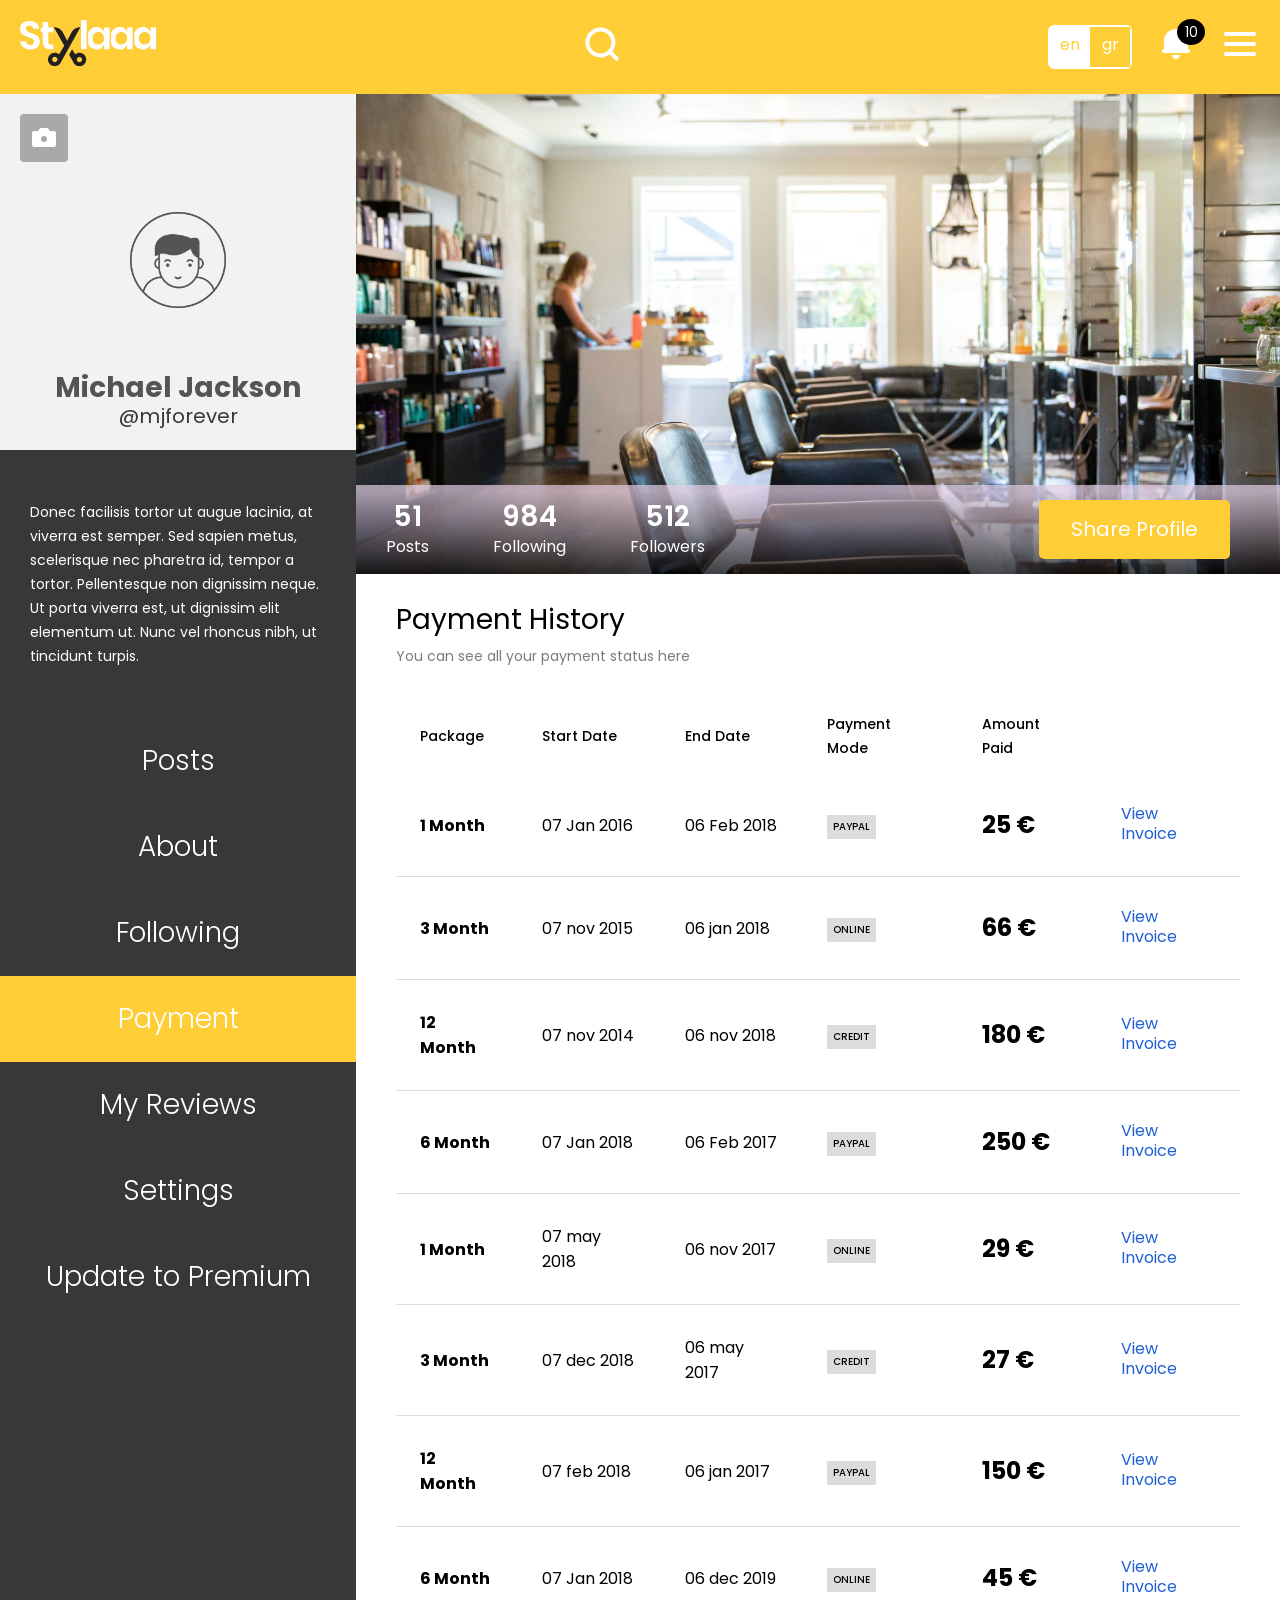
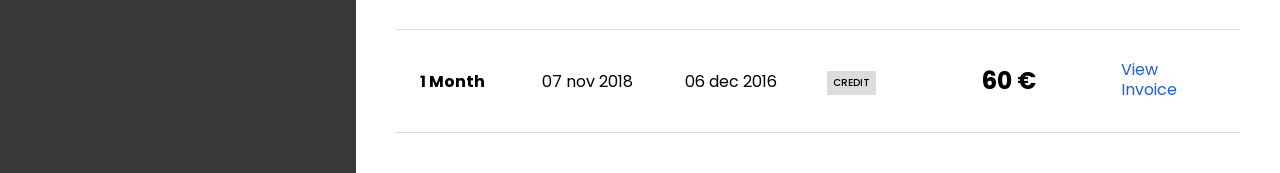
<file: payment.html>
<!DOCTYPE html>
<html>
<head>
	<meta charset="utf-8">
	<meta name="viewport" content="width=device-width, initial-scale=1">
	<link rel="icon"  type="text/css" href="images/favicon.ico">
	<link rel="stylesheet" type="text/css" href="css/owl.carousel.min.css">
	<link rel="stylesheet" type="text/css" href="css/style.css">
	<title>payment</title>
	
</head>
<body>
	<header class="header-section container">
	<div class="row">
		<div class="table">
			<div class="table-cell logo">
				<div class="header-logo">
					<a href="index.html" title=""><img src="images/logo.svg" alt=""></a>
					
				</div>
				
			</div>
			<div class="table-cell">
				<div class="search">
					<div class="i">
					<a href="javascript:void(0)" title=""><img  src="images/search.svg" alt=""></a>
					</div>
					<div class="header-hide">

				<div class="search-hide">

						<input type="text" placeholder="beard">
						<input type="submit" value="">
						<a id="hide" href="javascript:void(0)"><img src="images/close-white.svg" alt="" ></a>
						<div class="header-popup">
							<div class="header-space">
							<div class="table">
								<div class="table-cell">
									<div class="choice">
										<span>Choose Service</span>
										
									</div>
									<div class="check-bg">
								<input type="checkbox" name="" id="face">
								<label id="face">face</label>

								</div>
								<div class="check-bg">
								<input type="checkbox" name="" id="hair">
								<label id="hair">hair</label>

								</div>
								<div class="check-bg">
								<input type="checkbox" name="" id="hand">
								<label id="hand">hand</label>

								</div>
								<div class="check-bg">
								<input type="checkbox" name="" id="fit">
								<label id="fit">fit</label>

								</div>
								<div class="check-bg">
								<input type="checkbox" name="" id="body">
								<label id="body">body</label>

								</div>
						
							
						</div>
						
								
									
							
								<div class="table-cell">
									<div class="choice-btn">
										<a href="" title="neary by me">neary by me</a>
										
									</div>
									
								</div>
									</div>
							</div>

							<div class="popup-tabing">
								<ul>
									<li class="active"><a href="#post" title="Posts">Posts</a></li>
									<li><a href="#style" title="Stylist">Stylist</a></li>
									<li><a href="#hastag" title="Hashtag">Hashtag</a></li>
								</ul>
								
							</div>
							<div class="post-tab">
							<div class="tabs">
								<div id="post" class="tab-content">
							<div class="post-box">
								<div class="post-bg">
									
								
								<div class="table">
									<div class="table-cell">
										<img src="images/ps1.jpg" alt="">
										
									</div>
									<div class="table-cell">
										<p>Skin ages for both chronological and environmental reasons. Increased age and exposure to pollution… <a>view more</a></p>
										<h4>by <a>Elsie Poole</a></h4>
										
									</div>
									
								</div>
								</div>
								<div class="post-bg">
									
								
								<div class="table">
									<div class="table-cell">
										<img src="images/ps2.jpg" alt="">
										
									</div>
									<div class="table-cell">
										<p>Skin ages for both chronological and environmental reasons. Increased age and exposure to pollution… <a>view more</a></p>
										<h4>by <a>Elsie Poole</a></h4>
										
									</div>
									
								</div>
								</div>
								<div class="post-bg">
									
								
								<div class="table">
									<div class="table-cell">
										<img src="images/ps3.jpg" alt="">
										
									</div>
									<div class="table-cell">
										<p>Skin ages for both chronological and environmental reasons. Increased age and exposure to pollution… <a>view more</a></p>
										<h4>by <a>Elsie Poole</a></h4>
										
									</div>
									
								</div>
								</div>
								<div class="post-bg">
									
								
								<div class="table">
									<div class="table-cell">
										<img src="images/ps4.jpg" alt="">
										
									</div>
									<div class="table-cell">
										<p>Skin ages for both chronological and environmental reasons. Increased age and exposure to pollution… <a>view more</a></p>
										<h4>by <a>Elsie Poole</a></h4>
										
									</div>
									
								</div>
								</div>
								
							</div>
							
						</div>
						<div id="style" class="tab-content">
							<div class="style-section">
								<div class="style-box">
									<div class="table">
										<div class="table-cell">
											<img src="images/mp1.png" alt="">
											
										</div>
										<div class="table-cell">
											<h5>Alta Curtis</h5>
											<a href="" title="@alta_cut">@alta_cut</a>
											
										</div>
										
									</div>
									
								</div>
								<div class="style-box">
									<div class="table">
										<div class="table-cell">
											<img src="images/mp2.png" alt="">
											
										</div>
										<div class="table-cell">
											<h5>Alta Curtis</h5>
											<a href="" title="@alta_cut">@alta_cut</a>
											
										</div>
										
									</div>
									
								</div>
								<div class="style-box">
									<div class="table">
										<div class="table-cell">
											<img src="images/mp1.png" alt="">
											
										</div>
										<div class="table-cell">
											<h5>Alta Curtis</h5>
											<a href="" title="@alta_cut">@alta_cut</a>
											
										</div>
										
									</div>
									
								</div>
								<div class="style-box">
									<div class="table">
										<div class="table-cell">
											<img src="images/mp2.png" alt="">
											
										</div>
										<div class="table-cell">
											<h5>Alta Curtis</h5>
											<a href="" title="@alta_cut">@alta_cut</a>
											
										</div>
										
									</div>
									
								</div>
								<div class="style-box">
									<div class="table">
										<div class="table-cell">
											<img src="images/mp1.png" alt="">
											
										</div>
										<div class="table-cell">
											<h5>Alta Curtis</h5>
											<a href="" title="@alta_cut">@alta_cut</a>
											
										</div>
										
									</div>
									
								</div>
								
							</div>
							
						</div>
						<div id="hastag" class="tab-content">
							<div class="hasteg-section">
								<div class="hastag-box">
									<div class="table">
										<div class="table-cell">
											
											<div class="hastag-border">
												<div class="width">
												<img src="images/hastag.svg" alt="">
												</div>
											</div>
											
										</div>
										<div class="table-cell">
											<h5>#Beardlove</h5>
											<h6>5875 Posts</h6>
											
										</div>
										
									</div>
									
								</div>
								<div class="hastag-box">
									<div class="table">
										<div class="table-cell">
											
											<div class="hastag-border">
												<div class="width">
												<img src="images/hastag.svg" alt="">
												</div>
											</div>
											
										</div>
										<div class="table-cell">
											<h5>#Beardlove</h5>
											<h6>5875 Posts</h6>
											
										</div>
										
									</div>
									
								</div>
								<div class="hastag-box">
									<div class="table">
										<div class="table-cell">
											
											<div class="hastag-border">
												<div class="width">
												<img src="images/hastag.svg" alt="">
												</div>
											</div>
											
										</div>
										<div class="table-cell">
											<h5>#Beardlove</h5>
											<h6>5875 Posts</h6>
											
										</div>
										
									</div>
									
								</div>
								<div class="hastag-box">
									<div class="table">
										<div class="table-cell">
											
											<div class="hastag-border">
												<div class="width">
												<img src="images/hastag.svg" alt="">
												</div>
											</div>
											
										</div>
										<div class="table-cell">
											<h5>#Beardlove</h5>
											<h6>5875 Posts</h6>
											
										</div>
										
									</div>
									
								</div>
								<div class="hastag-box">
									<div class="table">
										<div class="table-cell">
											
											<div class="hastag-border">
												<div class="width">
												<img src="images/hastag.svg" alt="">
												</div>
											</div>
											
										</div>
										<div class="table-cell">
											<h5>#Beardlove</h5>
											<h6>5875 Posts</h6>
											
										</div>
										
									</div>
									
								</div>
								
							</div>
							
						</div>
					</div>
				</div>
				</div>
					</div>
					
				</div>

				</div>
				
			</div>
			<div class="table-cell menu">
				<div class="header-menu">
				<ul>
					<li>
						<a href="" title="en">en</a>
					</li>
					<li>
						<a href="" title="gr">gr</a>
					</li>
				</ul>
					
				</div>
				<div class="header-top">
					<a href="javascript:void(0)" title=""><img src="images/notification.svg" alt="">
						<div class="notification">
							<span>10</span>
							
						</div>
					</a>
					<div class="notification-down">
						<div class="notification-full">
							<div class="table">
								<div class="table-cell">
									<div class="notification-bottom">
									<div class="table">
										<div class="table-cell">
											<img src="images/mp1.png" alt="">
											
										</div>
										<div class="table-cell">
											<p><strong>anwarbenny</strong> started following you</p>
											<h6>Yesterday</h6>

											
										</div>
									
									
								</div>
							</div>
						</div>
								<div class="table-cell left">
									<div class="btn">
										<a href="" title="follow">follow</a>
										
									</div>

									
								</div>
								
							</div>
							
						</div>
							<div class="notification-full">
							<div class="table">
								<div class="table-cell">
									<div class="notification-bottom">
									<div class="table">
										<div class="table-cell">
											<img src="images/mp2.png" alt="">
											
										</div>
										<div class="table-cell">
											<p><strong>	KDennis</strong> started following you</p>
											<h6>06 Apr 2018</h6>

											
										</div>
									
									
								</div>
							</div>
						</div>
								<div class="table-cell">
									<img src="images/noty.jpg" alt="">

									
								</div>
								
							</div>
							
						</div>
							<div class="notification-full">
							<div class="table">
								<div class="table-cell">
									<div class="notification-bottom">
									<div class="table">
										<div class="table-cell">
											<img src="images/mp1.png" alt="">
											
										</div>
										<div class="table-cell">
											<p><strong>jamesd </strong> started following you</p>
											<h6>Yesterday</h6>

											
										</div>
									
									
								</div>
							</div>
						</div>
								<div class="table-cell">
									<img src="images/noty.jpg" alt="">

									
								</div>
								
							</div>
							
						</div>
							<div class="notification-full">
							<div class="table">
								<div class="table-cell">
									<div class="notification-bottom">
									<div class="table">
										<div class="table-cell">
											<img src="images/mp2.png" alt="">
											
										</div>
										<div class="table-cell">
											<p><strong>illeana</strong> started following you</p>
											<h6>06 Apr 2018</h6>

											
										</div>
									
									
								</div>
							</div>
						</div>
								<div class="table-cell">
									<div class="btn-following">
										<a href="" title="following">following</a>
										
									</div>

									
								</div>
								
							</div>
							
						</div>
							<div class="notification-full">
							<div class="table">
								<div class="table-cell">
									<div class="notification-bottom">
									<div class="table">
										<div class="table-cell">
											<img src="images/mp1.png" alt="">
											
										</div>
										<div class="table-cell">
											<p><strong>anwarbenny</strong> started following you</p>
											<h6>06 Apr 2018</h6>

											
										</div>
									
									
								</div>
							</div>
						</div>
								<div class="table-cell">
									<div class="btn-following">
										<a class="rate" href="" title="70%">70%</a>
										
									</div>

									
								</div>
								
							</div>
							
						</div>
							<div class="notification-full">
							<div class="table">
								<div class="table-cell">
									<div class="notification-bottom">
									<div class="table">
										<div class="table-cell">
											<img src="images/mp1.png" alt="">
											
										</div>
										<div class="table-cell">
											<p><strong>anwarbenny</strong> started following you</p>
											<h6>Yesterday</h6>

											
										</div>
									
									
								</div>
							</div>
						</div>
								<div class="table-cell">
									<div class="btn-following">
										<a href="" title="following">following</a>
										
									</div>

									
								</div>
								
							</div>
							
						</div>
							<div class="notification-full">
							<div class="table">
								<div class="table-cell">
									<div class="notification-bottom">
									<div class="table">
										<div class="table-cell">
											<img src="images/mp1.png" alt="">
											
										</div>
										<div class="table-cell">
											<p><strong>anwarbenny</strong> started following you</p>
											<h6>Yesterday</h6>

											
										</div>
									
									
								</div>
							</div>
						</div>
								<div class="table-cell">
									<div class="btn-following">
										<a href="" title="following">following</a>
										
									</div>

									
								</div>
								
							</div>
							
						</div>

						
					</div>

					
				</div>
				<div class="header-left-menu">
						<a href="javascript:void(0)" title=""><img src="images/menu.svg" alt=""></a>
						
					</div>
					<div class="heder-right-menu">
						<div class="max-menu">
							<div class="mex-menu-sub">
								<a href="javascript:void(0)" title=""><img src="images/close.svg" alt=""></a>
								
							</div>
							<div class="middle-sub-menu">
								<div class="middle-navigation">
									<ul>
										<li><a href="" title="Home">Home</a></li>
											<li><a href="" title="My Profile">My Profile</a></li>
												<li><a href="" title="Logout">Logout</a></li>

									</ul>
									<div class="middle-sub-loga">
										<a href="" title=""><img src="images/facebook.svg" alt=""></a>
										<a href="" title=""><img src="images/instagram.svg" alt=""></a>
										<a href="" title=""><img src="images/youtube.svg" alt=""></a>
										<a href="" title=""><img src="images/linkedin.svg" alt=""></a>
										
									</div>
									
								</div>
								
							</div>
							
						</div>
						
					</div>
				
			</div>
			
		</div>
		
	</div>
	
</header>
<!-- middle section start -->
<div class="sallon-section">
	<div class="table">
		<div class="s-left">
			<div class="sallon-left">
				<div class="s-logo">
				<a class="ss-left" href="javascript:void(0)" title="+">+</a>
				<a class="ss-right" href="javascript:void(0)" title="-">-</a>
				
			</div>
			<div class="sallon-top">
				<a class="camera" href="" title=""><img src="images/camera.svg" alt=""></a>
				<div class="sallon-vertical table">
					<div class="table-cell">
						<div class="sallon-logo">
							<img width="110" src="images/profile-placeholder.png" alt="">
							
						</div>
						<div class="sallon-content">
							<h3>Michael Jackson</h3>
							<a href="" title="@mjforever">@mjforever</a>
							
						</div>
						
					</div>
					
				</div>
				
			</div>

			<div class="sallon-left-content">
				<p>Donec facilisis tortor ut augue lacinia, at viverra est semper. Sed sapien metus, scelerisque nec pharetra id, tempor a tortor. Pellentesque non dignissim neque. Ut porta viverra est, ut dignissim elit elementum ut. Nunc vel rhoncus nibh, ut tincidunt turpis.</p>
				 
			</div>
			<div class="tabing-section">
				<ul>
					<li><a href="post.html" title="Posts">Posts</a></li>
					<li><a href="about.html" title="About">About</a></li>
				
					<li><a href="following.html" title="Following">Following</a></li>
					<li class="active"><a  href="payment.html" title="Payment">Payment</a></li>
					<li><a href="review.html" title="My Reviews">My Reviews</a></li>
					<li><a href="seeting.html" title="Settings">Settings</a></li>
					<li><a href="update.html" title="Update to Premium">Update to Premium</a></li>
				</ul>
				
			</div>
			
		</div>
		</div>
		<div class="s-right">
			<div class="sallon-right-p">
				<div class="table">
				<div class="table-cell">
					<div class="sallon-right-bottom">
						<div class="table">
							<div class="sallon-links">
							<ul>
								<li><a href="" title="51">51</a><span>Posts</span></li>
								<li><a href="" title="984">984</a><span>Following</span></li>
								<li><a href="" title="512">512</a><span>Followers</span></li>
							</ul>
							
						</div>
						<div class="sallon-share">
							<a class="btn" href="javascript:void(0)" title="Share Profile">Share Profile</a>
							
						</div>
						
					</div>
					</div>
					
				</div>
				
			</div>
			
		</div>
			<div class="sallon-s">
			<div class="owl-carousel owl-theme">
				<div class="item">
			<a  href="post.html" title="Posts">Posts</a>
		</div>
		<div class="item">
				<a  href="about.html" title="About">About</a>
			</div>
			<div class="item">
					<a href="following.html" title="Following">Following</a>
				</div>
				<div class="item">
						<a class="active" href="payment.html" title="Payment">Payment</a>
					</div>
					<div class="item">
							<a href="review.html" title="My Reviews">My Reviews</a>
						</div>
						<div class="item">
								<a href="seeting.html" title="Settings">Settings</a>
							</div>
							<div class="item">
									<a href="update.html" title="Update to Premium">Update to Premium</a>
								</div>

		</div>
	</div>
		<div class="sallon-payment">
			<div class="sullon-payment-title">
				<h4>Payment History</h4>
				<p>You can see all your payment status here</p>
				 
			</div>
			<div class="sullon-payment-box">
				<table cellpadding="0" cellspacing="0">
					<thead>
                           <th>
                              <P>Package</P>
                           </th>
                           <th class="mobile-none">
                              <P>Start Date</P>
                           </th>
                           <th class="mobile-none">
                              <P>End Date</P>
                           </th>
                           <th class="mobile-none">
                              <P>Payment Mode</P>
                           </th>
                           <th class="mobile-block">
                              <P>&nbsp;</P>
                           </th>
                           <th class="right-align">
                              <P>Amount Paid</P>
                           </th>
                           <th class="mobile-none">
                              <P>&nbsp;</P>
                           </th>
                        </thead>
					<tbody>
						<tr>
							<td><p><b>1 Month</b></p></td>
							<td class="mobile-none"><p>07 Jan 2016</p></td>
							<td class="mobile-none"><p>06 Feb 2018</p></td>
							<td><p class="paypel">paypal</p></td>
							<td ><p class="Amount right-align"><b>25 €</b></p></td>
							<td class="mobile-none"><a href="" title="View Invoice">View Invoice</a></td>
						</tr>
						<tr>
							<td><p><b>3 Month</b></p></td>
							<td class="mobile-none"><p>07 nov 2015</p></td>
							<td class="mobile-none"><p>06 jan 2018</p></td>
							<td><p class="paypel">Online</p></td>
							<td ><p class="Amount right-align"><b>66 €</b></p></td>
							<td class="mobile-none"><a href="" title="View Invoice">View Invoice</a></td>
						</tr>
						<tr>
							<td><p><b>12 Month</b></p></td>
							<td class="mobile-none"><p>07 nov 2014</p></td>
							<td class="mobile-none"><p>06 nov 2018</p></td>
							<td><p class="paypel">Credit</p></td>
							<td><p class="Amount right-align"><b>180 €</b></p></td>
							<td class="mobile-none"><a href="" title="View Invoice">View Invoice</a></td>
						</tr>
						<tr>
							<td><p><b>6 Month</b></p></td>
							<td class="mobile-none"><p>07 Jan 2018</p></td>
							<td class="mobile-none"><p>06 Feb 2017</p></td>
							<td><p class="paypel">paypal</p></td>
							<td><p class="Amount right-align"><b>250 €</b></p></td>
							<td class="mobile-none"><a href="" title="View Invoice">View Invoice</a></td>
						</tr>
						<tr>
							<td><p><b>1 Month</b></p></td>
							<td class="mobile-none"><p>07 may 2018</p></td>
							<td class="mobile-none"><p>06 nov 2017</p></td>
							<td><p class="paypel">Online</p></td>
							<td><p class="Amount right-align"><b>29 €</b></p></td>
							<td class="mobile-none"><a href="" title="View Invoice">View Invoice</a></td>
						</tr>
						<tr>
							<td><p><b>3 Month</b></p></td>
							<td class="mobile-none"><p>07 dec 2018</p></td>
							<td class="mobile-none"><p>06 may 2017</p></td>
							<td><p class="paypel">Credit</p></td>
							<td><p class="Amount right-align"><b>27 €</b></p></td>
							<td class="mobile-none"><a href="" title="View Invoice">View Invoice</a></td>
						</tr>
						<tr>
							<td><p><b>12 Month</b></p></td>
							<td class="mobile-none"><p>07 feb 2018</p></td>
							<td class="mobile-none"><p>06 jan 2017</p></td>
							<td><p class="paypel">paypal</p></td>
							<td><p class="Amount right-align"><b>150 €</b></p></td>
							<td class="mobile-none"><a href="" title="View Invoice">View Invoice</a></td>
						</tr>
						<tr>
							<td><p><b>6 Month</b></p></td>
							<td class="mobile-none"><p>07 Jan 2018</p></td>
							<td class="mobile-none"><p>06 dec 2019</p></td>
							<td><p class="paypel">Online</p></td>
							<td><p class="Amount right-align"><b>45 €</b></p></td>
							<td class="mobile-none"><a href="" title="View Invoice">View Invoice</a></td>
						</tr>
						<tr>
							<td><p><b>1 Month</b></p></td>
							<td class="mobile-none"><p>07 nov 2018</p></td>
							<td class="mobile-none"><p>06 dec 2016</p></td>
							<td><p class="paypel">Credit</p></td>
							<td><p class="Amount right-align"><b>60 €</b></p></td>
							<td class="mobile-none"><a href="" title="View Invoice">View Invoice</a></td>
						</tr>
					</tbody>
				</table>
				
			</div>
			
		</div>
		
	</div>
	
</div>

<!-- post section -->


<div class="sullon-popup">
	<div class="sullon-sub">
		<div class="sullon-head">
			<h4>Share Profile</h4>
			<p>Copy below link to share your profile</p>
			<a class="popup-close" href="javascript:void(0)" title=""><img src="images/close.svg" alt=""></a>
			
		</div>
		<div class="sullon-middle">
			<p>Profile Link</p>
			<div class="table">

				<div class="table-cell">
					<input type="text" placeholder="www.staylaaa.com/mjforever">
					
				</div>
				<div class="table-cell">
					<a class="copy-link" href="" title="copy link">copy link</a>
					
				</div>
				
			</div>
			
		</div>
		<div class="sullon-btn">
			<a class="share" href="" title="share">share</a>
			<a class="cancel" href="" title="cancel">cancel</a>
			
		</div>
		
	</div>
	
</div>


<script type="text/javascript" src="js/jquery-3.7.1.min.js"></script>
<script type="text/javascript" src="js/owl.carousel.min.js"></script>
<script type="text/javascript" src="js/custom.js"></script>




<script type="text/javascript">
	   $('.s-logo .ss-left:first-child').click(function(){
  $('.s-left').animate({"left":"0"});
  $('.s-logo').addClass('left');
  $('body').addClass('overflow')
  

});
$('.s-logo .ss-right:last-child').click(function(){
  $('.s-left').animate({"left":"-300px"});
  $('.s-logo').removeClass('left');
  $('body').removeClass('overflow')
  

});


$('.owl-carousel').owlCarousel({
    
    margin:10,
    nav:true,
    items:6,
    responsive:{
        320:{
            items:3
        },
        600:{
            items:6
        },
        1000:{
            items:6
        }
    }
})
</script>



</body>
</html>
</file>
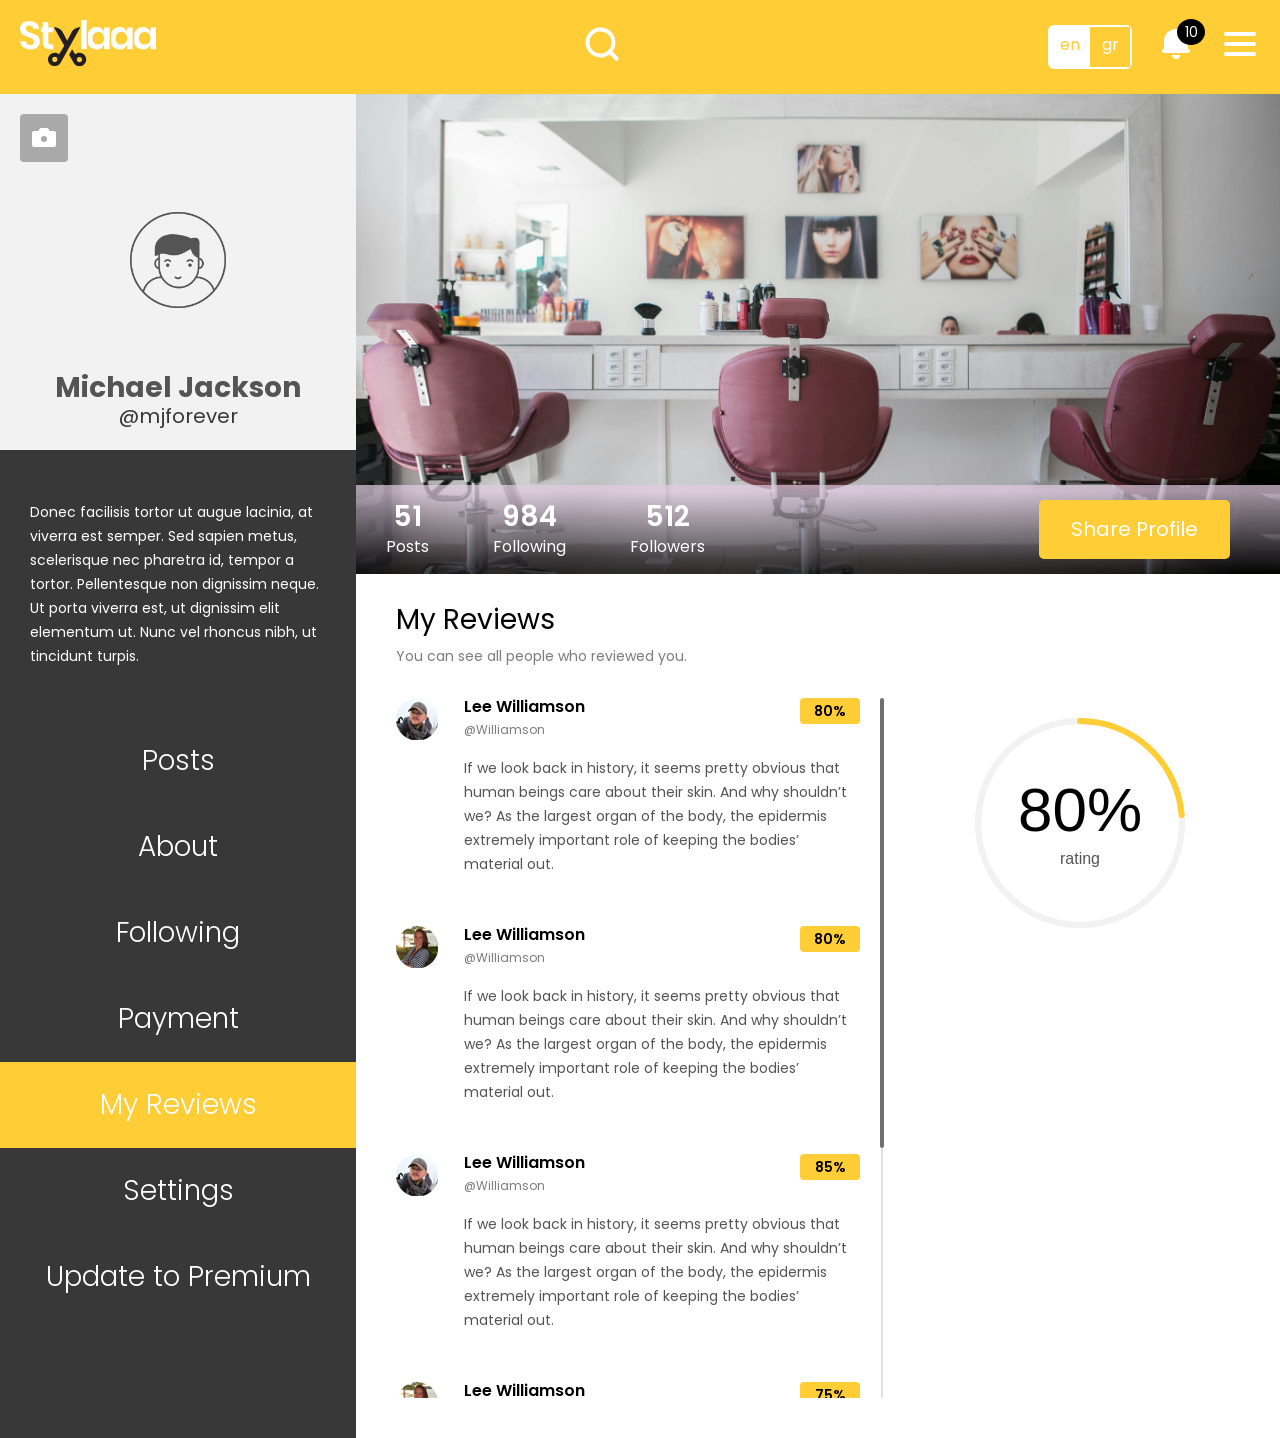
<file: review.html>
<!DOCTYPE html>
<html>
<head>
	<meta charset="utf-8">
	<meta name="viewport" content="width=device-width, initial-scale=1">
	<link rel="icon"  type="text/css" href="images/favicon.ico">
	<link rel="stylesheet" type="text/css" href="css/jquery.mCustomScrollbar.min.css">
	<link rel="stylesheet" type="text/css" href="css/owl.carousel.min.css">
	<link rel="stylesheet" type="text/css" href="css/style.css">
	<title>review</title>
</head>
<body>
	<header class="header-section container">
	<div class="row">
		<div class="table">
			<div class="table-cell logo">
				<div class="header-logo">
					<a href="index.html" title=""><img src="images/logo.svg" alt=""></a>
					
				</div>
				
			</div>
			<div class="table-cell">
				<div class="search">
					<div class="i">
					<a href="javascript:void(0)" title=""><img  src="images/search.svg" alt=""></a>
					</div>
					<div class="header-hide">

				<div class="search-hide">

						<input type="text" placeholder="beard">
						<input type="submit" value="">
						<a id="hide" href="javascript:void(0)"><img src="images/close-white.svg" alt="" ></a>
						<div class="header-popup">
							<div class="header-space">
							<div class="table">
								<div class="table-cell">
									<div class="choice">
										<span>Choose Service</span>
										
									</div>
									<div class="check-bg">
								<input type="checkbox" name="" id="face">
								<label id="face">face</label>

								</div>
								<div class="check-bg">
								<input type="checkbox" name="" id="hair">
								<label id="hair">hair</label>

								</div>
								<div class="check-bg">
								<input type="checkbox" name="" id="hand">
								<label id="hand">hand</label>

								</div>
								<div class="check-bg">
								<input type="checkbox" name="" id="fit">
								<label id="fit">fit</label>

								</div>
								<div class="check-bg">
								<input type="checkbox" name="" id="body">
								<label id="body">body</label>

								</div>
						
							
						</div>
						
								
									
							
								<div class="table-cell">
									<div class="choice-btn">
										<a href="" title="neary by me">neary by me</a>
										
									</div>
									
								</div>
									</div>
							</div>

							<div class="popup-tabing">
								<ul>
									<li class="active"><a href="#post" title="Posts">Posts</a></li>
									<li><a href="#style" title="Stylist">Stylist</a></li>
									<li><a href="#hastag" title="Hashtag">Hashtag</a></li>
								</ul>
								
							</div>
							<div class="post-tab">
							<div class="tabs">
								<div id="post" class="tab-content">
							<div class="post-box">
								<div class="post-bg">
									
								
								<div class="table">
									<div class="table-cell">
										<img src="images/ps1.jpg" alt="">
										
									</div>
									<div class="table-cell">
										<p>Skin ages for both chronological and environmental reasons. Increased age and exposure to pollution… <a>view more</a></p>
										<h4>by <a>Elsie Poole</a></h4>
										
									</div>
									
								</div>
								</div>
								<div class="post-bg">
									
								
								<div class="table">
									<div class="table-cell">
										<img src="images/ps2.jpg" alt="">
										
									</div>
									<div class="table-cell">
										<p>Skin ages for both chronological and environmental reasons. Increased age and exposure to pollution… <a>view more</a></p>
										<h4>by <a>Elsie Poole</a></h4>
										
									</div>
									
								</div>
								</div>
								<div class="post-bg">
									
								
								<div class="table">
									<div class="table-cell">
										<img src="images/ps3.jpg" alt="">
										
									</div>
									<div class="table-cell">
										<p>Skin ages for both chronological and environmental reasons. Increased age and exposure to pollution… <a>view more</a></p>
										<h4>by <a>Elsie Poole</a></h4>
										
									</div>
									
								</div>
								</div>
								<div class="post-bg">
									
								
								<div class="table">
									<div class="table-cell">
										<img src="images/ps4.jpg" alt="">
										
									</div>
									<div class="table-cell">
										<p>Skin ages for both chronological and environmental reasons. Increased age and exposure to pollution… <a>view more</a></p>
										<h4>by <a>Elsie Poole</a></h4>
										
									</div>
									
								</div>
								</div>
								
							</div>
							
						</div>
						<div id="style" class="tab-content">
							<div class="style-section">
								<div class="style-box">
									<div class="table">
										<div class="table-cell">
											<img src="images/mp1.png" alt="">
											
										</div>
										<div class="table-cell">
											<h5>Alta Curtis</h5>
											<a href="" title="@alta_cut">@alta_cut</a>
											
										</div>
										
									</div>
									
								</div>
								<div class="style-box">
									<div class="table">
										<div class="table-cell">
											<img src="images/mp2.png" alt="">
											
										</div>
										<div class="table-cell">
											<h5>Alta Curtis</h5>
											<a href="" title="@alta_cut">@alta_cut</a>
											
										</div>
										
									</div>
									
								</div>
								<div class="style-box">
									<div class="table">
										<div class="table-cell">
											<img src="images/mp1.png" alt="">
											
										</div>
										<div class="table-cell">
											<h5>Alta Curtis</h5>
											<a href="" title="@alta_cut">@alta_cut</a>
											
										</div>
										
									</div>
									
								</div>
								<div class="style-box">
									<div class="table">
										<div class="table-cell">
											<img src="images/mp2.png" alt="">
											
										</div>
										<div class="table-cell">
											<h5>Alta Curtis</h5>
											<a href="" title="@alta_cut">@alta_cut</a>
											
										</div>
										
									</div>
									
								</div>
								<div class="style-box">
									<div class="table">
										<div class="table-cell">
											<img src="images/mp1.png" alt="">
											
										</div>
										<div class="table-cell">
											<h5>Alta Curtis</h5>
											<a href="" title="@alta_cut">@alta_cut</a>
											
										</div>
										
									</div>
									
								</div>
								
							</div>
							
						</div>
						<div id="hastag" class="tab-content">
							<div class="hasteg-section">
								<div class="hastag-box">
									<div class="table">
										<div class="table-cell">
											
											<div class="hastag-border">
												<div class="width">
												<img src="images/hastag.svg" alt="">
												</div>
											</div>
											
										</div>
										<div class="table-cell">
											<h5>#Beardlove</h5>
											<h6>5875 Posts</h6>
											
										</div>
										
									</div>
									
								</div>
								<div class="hastag-box">
									<div class="table">
										<div class="table-cell">
											
											<div class="hastag-border">
												<div class="width">
												<img src="images/hastag.svg" alt="">
												</div>
											</div>
											
										</div>
										<div class="table-cell">
											<h5>#Beardlove</h5>
											<h6>5875 Posts</h6>
											
										</div>
										
									</div>
									
								</div>
								<div class="hastag-box">
									<div class="table">
										<div class="table-cell">
											
											<div class="hastag-border">
												<div class="width">
												<img src="images/hastag.svg" alt="">
												</div>
											</div>
											
										</div>
										<div class="table-cell">
											<h5>#Beardlove</h5>
											<h6>5875 Posts</h6>
											
										</div>
										
									</div>
									
								</div>
								<div class="hastag-box">
									<div class="table">
										<div class="table-cell">
											
											<div class="hastag-border">
												<div class="width">
												<img src="images/hastag.svg" alt="">
												</div>
											</div>
											
										</div>
										<div class="table-cell">
											<h5>#Beardlove</h5>
											<h6>5875 Posts</h6>
											
										</div>
										
									</div>
									
								</div>
								<div class="hastag-box">
									<div class="table">
										<div class="table-cell">
											
											<div class="hastag-border">
												<div class="width">
												<img src="images/hastag.svg" alt="">
												</div>
											</div>
											
										</div>
										<div class="table-cell">
											<h5>#Beardlove</h5>
											<h6>5875 Posts</h6>
											
										</div>
										
									</div>
									
								</div>
								
							</div>
							
						</div>
					</div>
				</div>
				</div>
					</div>
					
				</div>

				</div>
				
			</div>
			<div class="table-cell menu">
				<div class="header-menu">
				<ul>
					<li>
						<a href="" title="en">en</a>
					</li>
					<li>
						<a href="" title="gr">gr</a>
					</li>
				</ul>
					
				</div>
				<div class="header-top">
					<a href="javascript:void(0)" title=""><img src="images/notification.svg" alt="">
						<div class="notification">
							<span>10</span>
							
						</div>
					</a>
					<div class="notification-down">
						<div class="notification-full">
							<div class="table">
								<div class="table-cell">
									<div class="notification-bottom">
									<div class="table">
										<div class="table-cell">
											<img src="images/mp1.png" alt="">
											
										</div>
										<div class="table-cell">
											<p><strong>anwarbenny</strong> started following you</p>
											<h6>Yesterday</h6>

											
										</div>
									
									
								</div>
							</div>
						</div>
								<div class="table-cell left">
									<div class="btn">
										<a href="" title="follow">follow</a>
										
									</div>

									
								</div>
								
							</div>
							
						</div>
							<div class="notification-full">
							<div class="table">
								<div class="table-cell">
									<div class="notification-bottom">
									<div class="table">
										<div class="table-cell">
											<img src="images/mp2.png" alt="">
											
										</div>
										<div class="table-cell">
											<p><strong>	KDennis</strong> started following you</p>
											<h6>06 Apr 2018</h6>

											
										</div>
									
									
								</div>
							</div>
						</div>
								<div class="table-cell">
									<img src="images/noty.jpg" alt="">

									
								</div>
								
							</div>
							
						</div>
							<div class="notification-full">
							<div class="table">
								<div class="table-cell">
									<div class="notification-bottom">
									<div class="table">
										<div class="table-cell">
											<img src="images/mp1.png" alt="">
											
										</div>
										<div class="table-cell">
											<p><strong>jamesd </strong> started following you</p>
											<h6>Yesterday</h6>

											
										</div>
									
									
								</div>
							</div>
						</div>
								<div class="table-cell">
									<img src="images/noty.jpg" alt="">

									
								</div>
								
							</div>
							
						</div>
							<div class="notification-full">
							<div class="table">
								<div class="table-cell">
									<div class="notification-bottom">
									<div class="table">
										<div class="table-cell">
											<img src="images/mp2.png" alt="">
											
										</div>
										<div class="table-cell">
											<p><strong>illeana</strong> started following you</p>
											<h6>06 Apr 2018</h6>

											
										</div>
									
									
								</div>
							</div>
						</div>
								<div class="table-cell">
									<div class="btn-following">
										<a href="" title="following">following</a>
										
									</div>

									
								</div>
								
							</div>
							
						</div>
							<div class="notification-full">
							<div class="table">
								<div class="table-cell">
									<div class="notification-bottom">
									<div class="table">
										<div class="table-cell">
											<img src="images/mp1.png" alt="">
											
										</div>
										<div class="table-cell">
											<p><strong>anwarbenny</strong> started following you</p>
											<h6>06 Apr 2018</h6>

											
										</div>
									
									
								</div>
							</div>
						</div>
								<div class="table-cell">
									<div class="btn-following">
										<a class="rate" href="" title="70%">70%</a>
										
									</div>

									
								</div>
								
							</div>
							
						</div>
							<div class="notification-full">
							<div class="table">
								<div class="table-cell">
									<div class="notification-bottom">
									<div class="table">
										<div class="table-cell">
											<img src="images/mp1.png" alt="">
											
										</div>
										<div class="table-cell">
											<p><strong>anwarbenny</strong> started following you</p>
											<h6>Yesterday</h6>

											
										</div>
									
									
								</div>
							</div>
						</div>
								<div class="table-cell">
									<div class="btn-following">
										<a href="" title="following">following</a>
										
									</div>

									
								</div>
								
							</div>
							
						</div>
							<div class="notification-full">
							<div class="table">
								<div class="table-cell">
									<div class="notification-bottom">
									<div class="table">
										<div class="table-cell">
											<img src="images/mp1.png" alt="">
											
										</div>
										<div class="table-cell">
											<p><strong>anwarbenny</strong> started following you</p>
											<h6>Yesterday</h6>

											
										</div>
									
									
								</div>
							</div>
						</div>
								<div class="table-cell">
									<div class="btn-following">
										<a href="" title="following">following</a>
										
									</div>

									
								</div>
								
							</div>
							
						</div>

						
					</div>

					
				</div>
				<div class="header-left-menu">
						<a href="javascript:void(0)" title=""><img src="images/menu.svg" alt=""></a>
						
					</div>
					<div class="heder-right-menu">
						<div class="max-menu">
							<div class="mex-menu-sub">
								<a href="javascript:void(0)" title=""><img src="images/close.svg" alt=""></a>
								
							</div>
							<div class="middle-sub-menu">
								<div class="middle-navigation">
									<ul>
										<li><a href="" title="Home">Home</a></li>
											<li><a href="" title="My Profile">My Profile</a></li>
												<li><a href="" title="Logout">Logout</a></li>

									</ul>
									<div class="middle-sub-loga">
										<a href="" title=""><img src="images/facebook.svg" alt=""></a>
										<a href="" title=""><img src="images/instagram.svg" alt=""></a>
										<a href="" title=""><img src="images/youtube.svg" alt=""></a>
										<a href="" title=""><img src="images/linkedin.svg" alt=""></a>
										
									</div>
									
								</div>
								
							</div>
							
						</div>
						
					</div>
				
			</div>
			
		</div>
		
	</div>
	
</header>
<!-- middle section start -->
<div class="sallon-section">
	<div class="table">
		<div class="s-left">
			<div class="sallon-left">
				<div class="s-logo">
				<a class="ss-left" href="javascript:void(0)" title="+">+</a>
				<a class="ss-right" href="javascript:void(0)" title="-">-</a>
				
			</div>
			<div class="sallon-top">
				<a class="camera" href="" title=""><img src="images/camera.svg" alt=""></a>
				<div class="sallon-vertical table">
					<div class="table-cell">
						<div class="sallon-logo">
							<img width="110" src="images/profile-placeholder.png" alt="">
							
						</div>
						<div class="sallon-content">
							<h3>Michael Jackson</h3>
							<a href="" title="@mjforever">@mjforever</a>
							
						</div>
						
					</div>
					
				</div>
				
			</div>

			<div class="sallon-left-content">
				<p>Donec facilisis tortor ut augue lacinia, at viverra est semper. Sed sapien metus, scelerisque nec pharetra id, tempor a tortor. Pellentesque non dignissim neque. Ut porta viverra est, ut dignissim elit elementum ut. Nunc vel rhoncus nibh, ut tincidunt turpis.</p>
				 
			</div>
			<div class="tabing-section">
				<ul>
					<li><a  href="post.html" title="Posts">Posts</a></li>
					<li><a href="about.html" title="About">About</a></li>
				
					<li><a href="following.html" title="Following">Following</a></li>
					<li><a href="payment.html" title="Payment">Payment</a></li>
					<li class="active"><a  href="review.html" title="My Reviews">My Reviews</a></li>
					<li><a href="seeting.html" title="Settings">Settings</a></li>
					<li><a href="update.html" title="Update to Premium">Update to Premium</a></li>
				
			</div>
			
		</div>
		</div>
		<div class="s-right">
			<div class="sallon-right-r">
				<div class="table">
				<div class="table-cell">
					<div class="sallon-right-bottom">
						<div class="table">
							<div class="sallon-links">
							<ul>
								<li><a href="" title="51">51</a><span>Posts</span></li>
								<li><a href="" title="984">984</a><span>Following</span></li>
								<li><a href="" title="512">512</a><span>Followers</span></li>
							</ul>
							
						</div>
						<div class="sallon-share">
							<a class="btn" href="javascript:void(0)" title="Share Profile">Share Profile</a>
							
						</div>
						
					</div>
					</div>
					
				</div>
				
			</div>
			
		</div>
		<div class="sallon-s">
			<div class="owl-carousel owl-theme">
				<div class="item">
			<a  href="post.html" title="Posts">Posts</a>
		</div>
		<div class="item">
				<a  href="about.html" title="About">About</a>
			</div>
			<div class="item">
					<a href="following.html" title="Following">Following</a>
				</div>
				<div class="item">
						<a href="payment.html" title="Payment">Payment</a>
					</div>
					<div class="item">
							<a class="active" href="review.html" title="My Reviews">My Reviews</a>
						</div>
						<div class="item">
								<a href="seeting.html" title="Settings">Settings</a>
							</div>
							<div class="item">
									<a href="update.html" title="Update to Premium">Update to Premium</a>
								</div>

		</div>
	</div>
		<div class="review-section">
			<div class="review-title">
				<h4>My Reviews</h4>
				<p>You can see all people who reviewed you.</p>
				
			</div>
			<div class="review-full">
				<div class="table">
					<div class="review-left">
					<div class="longEnough mCustomScrollbar" data-mcs-theme="dark">
					

						<div class="review-row">
						<div class="table">
								<div class="review-sub-left">
									<div class="review-img">
										<img src="images/mp1.png" alt="">
										
									</div>
									
								</div>
								<div class="review-sub-right">
									
									<div class="review-content">
										
											<div class="table-cell">
										<h5>Lee Williamson </h5>
										<span>@Williamson</span>
									</div>
										<div class="review-rate">
											<a class="review-rate" href="" title="80%">80%</a>
											
										</div>
									
								</div>
										<div class="review-bottom">
											<p>If we look back in history, it seems pretty obvious that human beings care about their skin. And why shouldn’t we? As the largest organ of the body, the epidermis extremely important role of keeping the bodies’ material out.</p>
											
										</div>
									
								</div>

								
							</div>
						</div>
							<div class="review-row">
						<div class="table">
								<div class="review-sub-left">
									<div class="review-img">
										<img src="images/mp2.png" alt="">
										
									</div>
									
								</div>
								<div class="review-sub-right">
									<div class="review-content">
										
											<div class="table-cell">
										<h5>Lee Williamson </h5>
										<span>@Williamson</span>
									</div>
										<div class="review-rate">
											<a class="review-rate" href="" title="80%">80%</a>
											
										</div>
									
								</div>
										<div class="review-bottom">
											<p>If we look back in history, it seems pretty obvious that human beings care about their skin. And why shouldn’t we? As the largest organ of the body, the epidermis extremely important role of keeping the bodies’ material out.</p>
											
										</div>
									
								</div>

								
							</div>
						</div>
							<div class="review-row">
						<div class="table">
								<div class="review-sub-left">
									<div class="review-img">
										<img src="images/mp1.png" alt="">
										
									</div>
									
								</div>
								<div class="review-sub-right">
									<div class="review-content">
										
											<div class="table-cell">
										<h5>Lee Williamson </h5>
										<span>@Williamson</span>
									</div>
										<div class="review-rate">
											<a class="review-rate" href="" title="85%">85%</a>
											
										</div>
									
								</div>
										<div class="review-bottom">
											<p>If we look back in history, it seems pretty obvious that human beings care about their skin. And why shouldn’t we? As the largest organ of the body, the epidermis extremely important role of keeping the bodies’ material out.</p>
											
										</div>
									
								</div>

								
							</div>
						</div>
							<div class="review-row">
						<div class="table">
								<div class="review-sub-left">
									<div class="review-img">
										<img src="images/mp2.png" alt="">
										
									</div>
									
								</div>
								<div class="review-sub-right">
									<div class="review-content">
										
											<div class="table-cell">
										<h5>Lee Williamson </h5>
										<span>@Williamson</span>
									</div>
										<div class="review-rate">
											<a class="review-rate" href="" title="75%">75%</a>
											
										</div>
									
								</div>
										<div class="review-bottom">
											<p>If we look back in history, it seems pretty obvious that human beings care about their skin. And why shouldn’t we? As the largest organ of the body, the epidermis extremely important role of keeping the bodies’ material out.</p>
											
										</div>
									
								</div>

								
							</div>
						</div>
							<div class="review-row">
						<div class="table">
								<div class="review-sub-left">
									<div class="review-img">
										<img src="images/mp1.png" alt="">
										
									</div>
									
								</div>
								<div class="review-sub-right">
									<div class="review-content">
										
											<div class="table-cell">
										<h5>Lee Williamson </h5>
										<span>@Williamson</span>
									</div>
										<div class="review-rate">
											<a class="review-rate" href="" title="90%">90%</a>
											
										</div>
									
								</div>
										<div class="review-bottom">
											<p>If we look back in history, it seems pretty obvious that human beings care about their skin. And why shouldn’t we? As the largest organ of the body, the epidermis extremely important role of keeping the bodies’ material out.</p>
											
										</div>
									
								</div>

								
							</div>
						</div>

						</div>
					</div>
						 
					
					<div class="review-right">
						<div class="review-cricul">
							<div class="piechart" data-percent="80">
		<div class="review-flex">
			<div class="review">
			<h3>80%</h3>
	
		<p>rating</p>
			
		</div>
	</div>
		</div>
							
						</div>
						
					</div>
				</div>
				</div>
				
			</div>

	
</div>
		
		
	</div>
	
</div>

<!-- sullon-popup -->
<div class="sullon-popup">
	<div class="sullon-sub">
		<div class="sullon-head">
			<h4>Share Profile</h4>
			<p>Copy below link to share your profile</p>
			<a class="popup-close" href="javascript:void(0)" title=""><img src="images/close.svg" alt=""></a>
			
		</div>
		<div class="sullon-middle">
			<p>Profile Link</p>
			<div class="table">

				<div class="table-cell">
					<input type="text" placeholder="www.staylaaa.com/mjforever">
					
				</div>
				<div class="table-cell">
					<a class="copy-link" href="" title="copy link">copy link</a>
					
				</div>
				
			</div>
			
		</div>
		<div class="sullon-btn">
			<a class="share" href="" title="share">share</a>
			<a class="cancel" href="" title="cancel">cancel</a>
			
		</div>
		
	</div>
	
</div>


<script type="text/javascript" src="js/jquery-3.7.1.min.js"></script>
<script type="text/javascript" src="js/jquery.mCustomScrollbar.concat.min.js"></script>
<script type="text/javascript" src="js/jquery.easy-pie-chart.js"></script>
<script type="text/javascript" src="js/owl.carousel.min.js"></script>
<script type="text/javascript" src="js/custom.js"></script>




<script type="text/javascript">
	   $('.s-logo .ss-left:first-child').click(function(){
  $('.s-left').animate({"left":"0"});
  $('.s-logo').addClass('left');
  $('body').addClass('overflow')
  

});
$('.s-logo .ss-right:last-child').click(function(){
  $('.s-left').animate({"left":"-300px"});
  $('.s-logo').removeClass('left');
  $('body').removeClass('overflow')
  

});



$('.owl-carousel').owlCarousel({
    
    margin:10,
    nav:true,
    items:6,
    responsive:{
        320:{
            items:3
        },
        600:{
            items:6
        },
        1000:{
            items:6
        }
    }
})
</script>

</body>
</html>
</file>
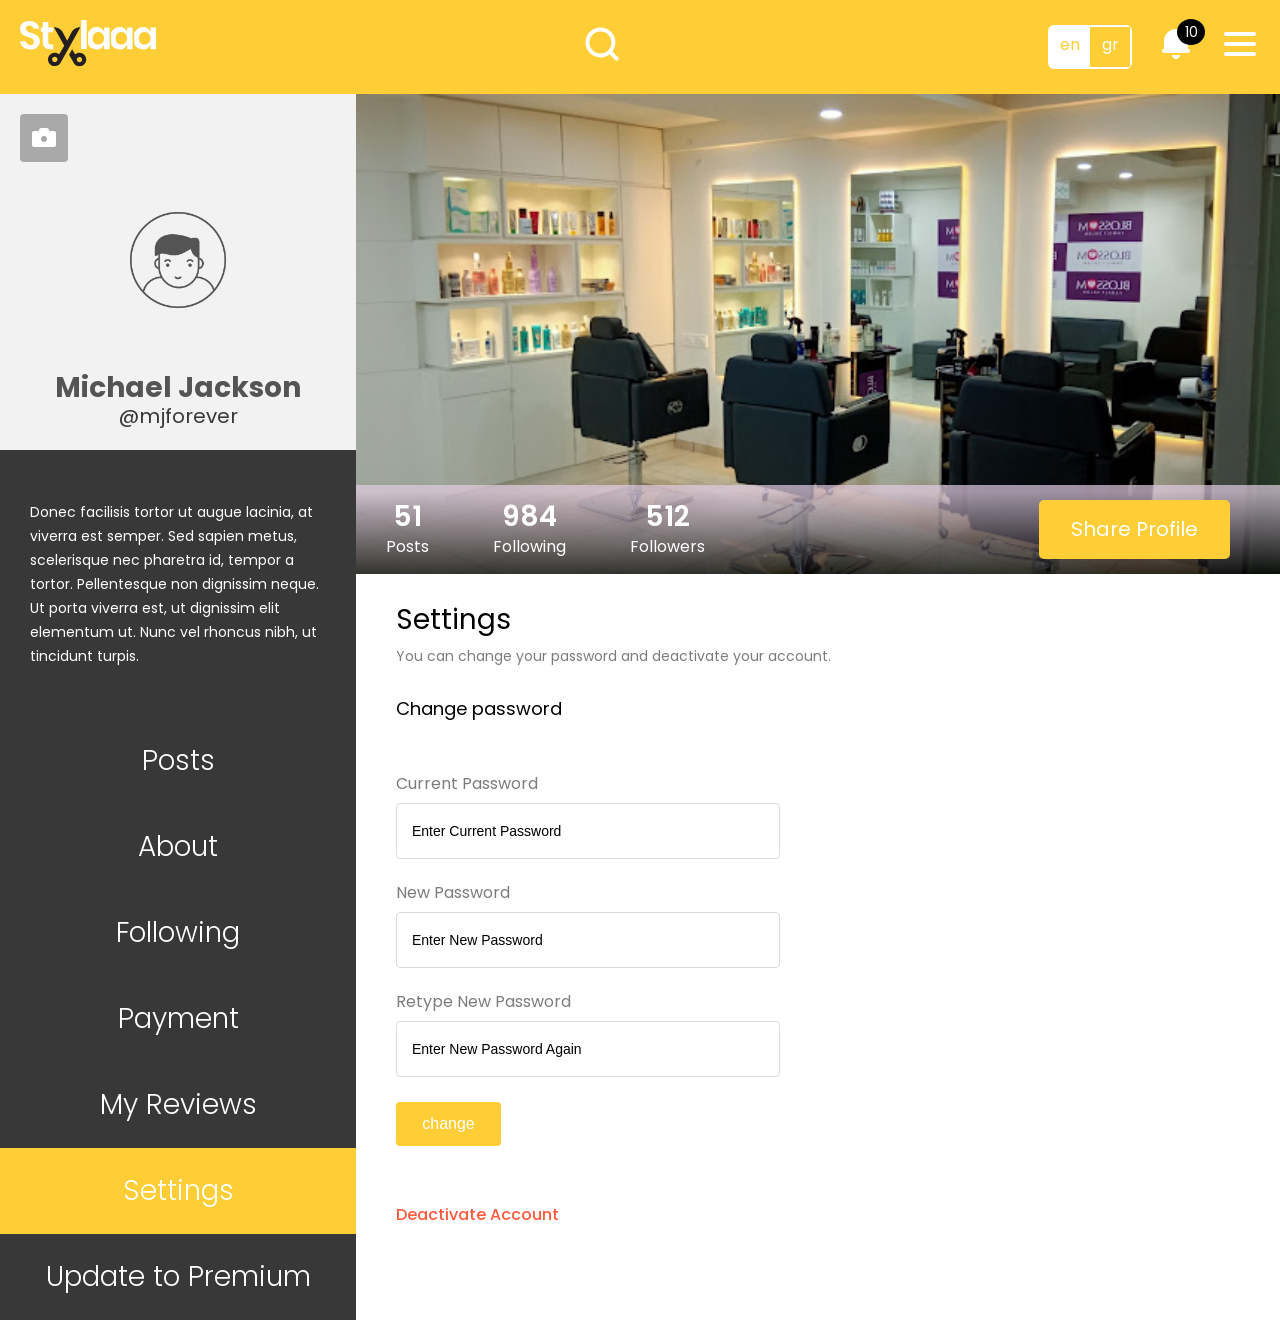
<file: seeting.html>
<!DOCTYPE html>
<html>
<head>
	<meta charset="utf-8">
	<meta name="viewport" content="width=device-width, initial-scale=1">
	<link rel="icon"  type="text/css" href="images/favicon.ico">
	<link rel="stylesheet" type="text/css" href="css/jquery.mCustomScrollbar.min.css">
	<link rel="stylesheet" type="text/css" href="css/owl.carousel.min.css">
	<link rel="stylesheet" type="text/css" href="css/style.css">
	<title>seeting</title>
</head>
<body>
	<header class="header-section container">
	<div class="row">
		<div class="table">
			<div class="table-cell logo">
				<div class="header-logo">
					<a href="index.html" title=""><img src="images/logo.svg" alt=""></a>
					
				</div>
				
			</div>
			<div class="table-cell">
				<div class="search">
					<div class="i">
					<a href="javascript:void(0)" title=""><img  src="images/search.svg" alt=""></a>
					</div>
					<div class="header-hide">

				<div class="search-hide">

						<input type="text" placeholder="beard">
						<input type="submit" value="">
						<a id="hide" href="javascript:void(0)"><img src="images/close-white.svg" alt="" ></a>
						<div class="header-popup">
							<div class="header-space">
							<div class="table">
								<div class="table-cell">
									<div class="choice">
										<span>Choose Service</span>
										
									</div>
									<div class="check-bg">
								<input type="checkbox" name="" id="face">
								<label id="face">face</label>

								</div>
								<div class="check-bg">
								<input type="checkbox" name="" id="hair">
								<label id="hair">hair</label>

								</div>
								<div class="check-bg">
								<input type="checkbox" name="" id="hand">
								<label id="hand">hand</label>

								</div>
								<div class="check-bg">
								<input type="checkbox" name="" id="fit">
								<label id="fit">fit</label>

								</div>
								<div class="check-bg">
								<input type="checkbox" name="" id="body">
								<label id="body">body</label>

								</div>
						
							
						</div>
						
								
									
							
								<div class="table-cell">
									<div class="choice-btn">
										<a href="" title="neary by me">neary by me</a>
										
									</div>
									
								</div>
									</div>
							</div>

							<div class="popup-tabing">
								<ul>
									<li class="active"><a href="#post" title="Posts">Posts</a></li>
									<li><a href="#style" title="Stylist">Stylist</a></li>
									<li><a href="#hastag" title="Hashtag">Hashtag</a></li>
								</ul>
								
							</div>
							<div class="post-tab">
							<div class="tabs">
								<div id="post" class="tab-content">
							<div class="post-box">
								<div class="post-bg">
									
								
								<div class="table">
									<div class="table-cell">
										<img src="images/ps1.jpg" alt="">
										
									</div>
									<div class="table-cell">
										<p>Skin ages for both chronological and environmental reasons. Increased age and exposure to pollution… <a>view more</a></p>
										<h4>by <a>Elsie Poole</a></h4>
										
									</div>
									
								</div>
								</div>
								<div class="post-bg">
									
								
								<div class="table">
									<div class="table-cell">
										<img src="images/ps2.jpg" alt="">
										
									</div>
									<div class="table-cell">
										<p>Skin ages for both chronological and environmental reasons. Increased age and exposure to pollution… <a>view more</a></p>
										<h4>by <a>Elsie Poole</a></h4>
										
									</div>
									
								</div>
								</div>
								<div class="post-bg">
									
								
								<div class="table">
									<div class="table-cell">
										<img src="images/ps3.jpg" alt="">
										
									</div>
									<div class="table-cell">
										<p>Skin ages for both chronological and environmental reasons. Increased age and exposure to pollution… <a>view more</a></p>
										<h4>by <a>Elsie Poole</a></h4>
										
									</div>
									
								</div>
								</div>
								<div class="post-bg">
									
								
								<div class="table">
									<div class="table-cell">
										<img src="images/ps4.jpg" alt="">
										
									</div>
									<div class="table-cell">
										<p>Skin ages for both chronological and environmental reasons. Increased age and exposure to pollution… <a>view more</a></p>
										<h4>by <a>Elsie Poole</a></h4>
										
									</div>
									
								</div>
								</div>
								
							</div>
							
						</div>
						<div id="style" class="tab-content">
							<div class="style-section">
								<div class="style-box">
									<div class="table">
										<div class="table-cell">
											<img src="images/mp1.png" alt="">
											
										</div>
										<div class="table-cell">
											<h5>Alta Curtis</h5>
											<a href="" title="@alta_cut">@alta_cut</a>
											
										</div>
										
									</div>
									
								</div>
								<div class="style-box">
									<div class="table">
										<div class="table-cell">
											<img src="images/mp2.png" alt="">
											
										</div>
										<div class="table-cell">
											<h5>Alta Curtis</h5>
											<a href="" title="@alta_cut">@alta_cut</a>
											
										</div>
										
									</div>
									
								</div>
								<div class="style-box">
									<div class="table">
										<div class="table-cell">
											<img src="images/mp1.png" alt="">
											
										</div>
										<div class="table-cell">
											<h5>Alta Curtis</h5>
											<a href="" title="@alta_cut">@alta_cut</a>
											
										</div>
										
									</div>
									
								</div>
								<div class="style-box">
									<div class="table">
										<div class="table-cell">
											<img src="images/mp2.png" alt="">
											
										</div>
										<div class="table-cell">
											<h5>Alta Curtis</h5>
											<a href="" title="@alta_cut">@alta_cut</a>
											
										</div>
										
									</div>
									
								</div>
								<div class="style-box">
									<div class="table">
										<div class="table-cell">
											<img src="images/mp1.png" alt="">
											
										</div>
										<div class="table-cell">
											<h5>Alta Curtis</h5>
											<a href="" title="@alta_cut">@alta_cut</a>
											
										</div>
										
									</div>
									
								</div>
								
							</div>
							
						</div>
						<div id="hastag" class="tab-content">
							<div class="hasteg-section">
								<div class="hastag-box">
									<div class="table">
										<div class="table-cell">
											
											<div class="hastag-border">
												<div class="width">
												<img src="images/hastag.svg" alt="">
												</div>
											</div>
											
										</div>
										<div class="table-cell">
											<h5>#Beardlove</h5>
											<h6>5875 Posts</h6>
											
										</div>
										
									</div>
									
								</div>
								<div class="hastag-box">
									<div class="table">
										<div class="table-cell">
											
											<div class="hastag-border">
												<div class="width">
												<img src="images/hastag.svg" alt="">
												</div>
											</div>
											
										</div>
										<div class="table-cell">
											<h5>#Beardlove</h5>
											<h6>5875 Posts</h6>
											
										</div>
										
									</div>
									
								</div>
								<div class="hastag-box">
									<div class="table">
										<div class="table-cell">
											
											<div class="hastag-border">
												<div class="width">
												<img src="images/hastag.svg" alt="">
												</div>
											</div>
											
										</div>
										<div class="table-cell">
											<h5>#Beardlove</h5>
											<h6>5875 Posts</h6>
											
										</div>
										
									</div>
									
								</div>
								<div class="hastag-box">
									<div class="table">
										<div class="table-cell">
											
											<div class="hastag-border">
												<div class="width">
												<img src="images/hastag.svg" alt="">
												</div>
											</div>
											
										</div>
										<div class="table-cell">
											<h5>#Beardlove</h5>
											<h6>5875 Posts</h6>
											
										</div>
										
									</div>
									
								</div>
								<div class="hastag-box">
									<div class="table">
										<div class="table-cell">
											
											<div class="hastag-border">
												<div class="width">
												<img src="images/hastag.svg" alt="">
												</div>
											</div>
											
										</div>
										<div class="table-cell">
											<h5>#Beardlove</h5>
											<h6>5875 Posts</h6>
											
										</div>
										
									</div>
									
								</div>
								
							</div>
							
						</div>
					</div>
				</div>
				</div>
					</div>
					
				</div>

				</div>
				
			</div>
			<div class="table-cell menu">
				<div class="header-menu">
				<ul>
					<li>
						<a href="" title="en">en</a>
					</li>
					<li>
						<a href="" title="gr">gr</a>
					</li>
				</ul>
					
				</div>
				<div class="header-top">
					<a href="javascript:void(0)" title=""><img src="images/notification.svg" alt="">
						<div class="notification">
							<span>10</span>
							
						</div>
					</a>
					<div class="notification-down">
						<div class="notification-full">
							<div class="table">
								<div class="table-cell">
									<div class="notification-bottom">
									<div class="table">
										<div class="table-cell">
											<img src="images/mp1.png" alt="">
											
										</div>
										<div class="table-cell">
											<p><strong>anwarbenny</strong> started following you</p>
											<h6>Yesterday</h6>

											
										</div>
									
									
								</div>
							</div>
						</div>
								<div class="table-cell left">
									<div class="btn">
										<a href="" title="follow">follow</a>
										
									</div>

									
								</div>
								
							</div>
							
						</div>
							<div class="notification-full">
							<div class="table">
								<div class="table-cell">
									<div class="notification-bottom">
									<div class="table">
										<div class="table-cell">
											<img src="images/mp2.png" alt="">
											
										</div>
										<div class="table-cell">
											<p><strong>	KDennis</strong> started following you</p>
											<h6>06 Apr 2018</h6>

											
										</div>
									
									
								</div>
							</div>
						</div>
								<div class="table-cell">
									<img src="images/noty.jpg" alt="">

									
								</div>
								
							</div>
							
						</div>
							<div class="notification-full">
							<div class="table">
								<div class="table-cell">
									<div class="notification-bottom">
									<div class="table">
										<div class="table-cell">
											<img src="images/mp1.png" alt="">
											
										</div>
										<div class="table-cell">
											<p><strong>jamesd </strong> started following you</p>
											<h6>Yesterday</h6>

											
										</div>
									
									
								</div>
							</div>
						</div>
								<div class="table-cell">
									<img src="images/noty.jpg" alt="">

									
								</div>
								
							</div>
							
						</div>
							<div class="notification-full">
							<div class="table">
								<div class="table-cell">
									<div class="notification-bottom">
									<div class="table">
										<div class="table-cell">
											<img src="images/mp2.png" alt="">
											
										</div>
										<div class="table-cell">
											<p><strong>illeana</strong> started following you</p>
											<h6>06 Apr 2018</h6>

											
										</div>
									
									
								</div>
							</div>
						</div>
								<div class="table-cell">
									<div class="btn-following">
										<a href="" title="following">following</a>
										
									</div>

									
								</div>
								
							</div>
							
						</div>
							<div class="notification-full">
							<div class="table">
								<div class="table-cell">
									<div class="notification-bottom">
									<div class="table">
										<div class="table-cell">
											<img src="images/mp1.png" alt="">
											
										</div>
										<div class="table-cell">
											<p><strong>anwarbenny</strong> started following you</p>
											<h6>06 Apr 2018</h6>

											
										</div>
									
									
								</div>
							</div>
						</div>
								<div class="table-cell">
									<div class="btn-following">
										<a class="rate" href="" title="70%">70%</a>
										
									</div>

									
								</div>
								
							</div>
							
						</div>
							<div class="notification-full">
							<div class="table">
								<div class="table-cell">
									<div class="notification-bottom">
									<div class="table">
										<div class="table-cell">
											<img src="images/mp1.png" alt="">
											
										</div>
										<div class="table-cell">
											<p><strong>anwarbenny</strong> started following you</p>
											<h6>Yesterday</h6>

											
										</div>
									
									
								</div>
							</div>
						</div>
								<div class="table-cell">
									<div class="btn-following">
										<a href="" title="following">following</a>
										
									</div>

									
								</div>
								
							</div>
							
						</div>
							<div class="notification-full">
							<div class="table">
								<div class="table-cell">
									<div class="notification-bottom">
									<div class="table">
										<div class="table-cell">
											<img src="images/mp1.png" alt="">
											
										</div>
										<div class="table-cell">
											<p><strong>anwarbenny</strong> started following you</p>
											<h6>Yesterday</h6>

											
										</div>
									
									
								</div>
							</div>
						</div>
								<div class="table-cell">
									<div class="btn-following">
										<a href="" title="following">following</a>
										
									</div>

									
								</div>
								
							</div>
							
						</div>

						
					</div>

					
				</div>
				<div class="header-left-menu">
						<a href="javascript:void(0)" title=""><img src="images/menu.svg" alt=""></a>
						
					</div>
					<div class="heder-right-menu">
						<div class="max-menu">
							<div class="mex-menu-sub">
								<a href="javascript:void(0)" title=""><img src="images/close.svg" alt=""></a>
								
							</div>
							<div class="middle-sub-menu">
								<div class="middle-navigation">
									<ul>
										<li><a href="" title="Home">Home</a></li>
											<li><a href="" title="My Profile">My Profile</a></li>
												<li><a href="" title="Logout">Logout</a></li>

									</ul>
									<div class="middle-sub-loga">
										<a href="" title=""><img src="images/facebook.svg" alt=""></a>
										<a href="" title=""><img src="images/instagram.svg" alt=""></a>
										<a href="" title=""><img src="images/youtube.svg" alt=""></a>
										<a href="" title=""><img src="images/linkedin.svg" alt=""></a>
										
									</div>
									
								</div>
								
							</div>
							
						</div>
						
					</div>
				
			</div>
			
		</div>
		
	</div>
	
</header>
<!-- middle section start -->
<div class="sallon-section">
	<div class="table">
		<div class="s-left">
			<div class="sallon-left">
				<div class="s-logo">
				<a class="ss-left" href="javascript:void(0)" title="+">+</a>
				<a class="ss-right" href="javascript:void(0)" title="-">-</a>
				
			</div>
			<div class="sallon-top">
				<a class="camera" href="" title=""><img src="images/camera.svg" alt=""></a>
				<div class="sallon-vertical table">
					<div class="table-cell">
						<div class="sallon-logo">
							<img width="110" src="images/profile-placeholder.png" alt="">
							
						</div>
						<div class="sallon-content">
							<h3>Michael Jackson</h3>
							<a href="" title="@mjforever">@mjforever</a>
							
						</div>
						
					</div>
					
				</div>
				
			</div>

			<div class="sallon-left-content">
				<p>Donec facilisis tortor ut augue lacinia, at viverra est semper. Sed sapien metus, scelerisque nec pharetra id, tempor a tortor. Pellentesque non dignissim neque. Ut porta viverra est, ut dignissim elit elementum ut. Nunc vel rhoncus nibh, ut tincidunt turpis.</p>
				 
			</div>
			<div class="tabing-section">
				<ul>
					<li><a  href="post.html" title="Posts">Posts</a></li>
					<li><a href="about.html" title="About">About</a></li>
				
					<li><a href="following.html" title="Following">Following</a></li>
					<li><a href="payment.html" title="Payment">Payment</a></li>
					<li><a href="review.html" title="My Reviews">My Reviews</a></li>
					<li class="active"><a  href="seeting.html" title="Settings">Settings</a></li>
					<li><a href="update.html" title="Update to Premium">Update to Premium</a></li>
				</ul>
				
			</div>
			
		</div>
		</div>
		<div class="s-right">
			<div class="sallon-right-s">
				<div class="table">
				<div class="table-cell">
					<div class="sallon-right-bottom">
						<div class="table">
							<div class="sallon-links">
							<ul>
								<li><a href="" title="51">51</a><span>Posts</span></li>
								<li><a href="" title="984">984</a><span>Following</span></li>
								<li><a href="" title="512">512</a><span>Followers</span></li>
							</ul>
							
						</div>
						<div class="sallon-share">
							<a class="btn" href="javascript:void(0)" title="Share Profile">Share Profile</a>
							
						</div>
						
					</div>
					</div>
					
				</div>
				
			</div>
			
		</div>
			<div class="sallon-s">
			<div class="owl-carousel owl-theme">
				<div class="item">
			<a class="active" href="post.html" title="Posts">Posts</a>
		</div>
		<div class="item">
				<a  href="about.html" title="About">About</a>
			</div>
			<div class="item">
					<a href="following.html" title="Following">Following</a>
				</div>
				<div class="item">
						<a href="payment.html" title="Payment">Payment</a>
					</div>
					<div class="item">
							<a href="review.html" title="My Reviews">My Reviews</a>
						</div>
						<div class="item">
								<a href="seeting.html" title="Settings">Settings</a>
							</div>
							<div class="item">
									<a class="active" href="update.html" title="Update to Premium">Update to Premium</a>
								</div>

		</div>
	</div>
		<div class="setting-section">
			<div class="review-title">
				<h4>Settings</h4>
				<p>You can change your password and deactivate your account.</p>
				<h3>Change password</h3>
				
			</div>
			<div class="setting-fom">
				<div class="setting-row">
				<label>Current Password</label>
				<input type="password" placeholder="Enter Current Password">
				</div>
				<div class="setting-row">
				<label>New Password</label>
				<input type="password" placeholder="Enter New Password">
				</div>
				<div class="setting-row">
				<label>Retype New Password</label>
				<input type="password" placeholder="Enter New Password Again">
				</div>
				<div class="setting-row">
				
				<input type="submit" value="change">
				</div>
			</div>
			<a class="Deactivate-Account" href="" title="Deactivate Account">Deactivate Account</a>
			
		</div>
		

	
</div>
		
		
	</div>
	
</div>

<!-- sullon-popup -->
<div class="sullon-popup">
	<div class="sullon-sub">
		<div class="sullon-head">
			<h4>Share Profile</h4>
			<p>Copy below link to share your profile</p>
			<a class="popup-close" href="javascript:void(0)" title=""><img src="images/close.svg" alt=""></a>
			
		</div>
		<div class="sullon-middle">
			<p>Profile Link</p>
			<div class="table">

				<div class="table-cell">
					<input type="text" placeholder="www.staylaaa.com/mjforever">
					
				</div>
				<div class="table-cell">
					<a class="copy-link" href="" title="copy link">copy link</a>
					
				</div>
				
			</div>
			
		</div>
		<div class="sullon-btn">
			<a class="share" href="" title="share">share</a>
			<a class="cancel" href="" title="cancel">cancel</a>
			
		</div>
		
	</div>
	
</div>


<script type="text/javascript" src="js/jquery-3.7.1.min.js"></script>
<script type="text/javascript" src="js/jquery.mCustomScrollbar.concat.min.js"></script>
<script type="text/javascript" src="js/jquery.easy-pie-chart.js"></script>
<script type="text/javascript" src="js/owl.carousel.min.js"></script>
<script type="text/javascript" src="js/custom.js"></script>


<script type="text/javascript">
	   $('.s-logo .ss-left:first-child').click(function(){
  $('.s-left').animate({"left":"0"});
  $('.s-logo').addClass('left');
  $('body').addClass('overflow')
  

});
$('.s-logo .ss-right:last-child').click(function(){
  $('.s-left').animate({"left":"-300px"});
  $('.s-logo').removeClass('left');
  $('body').removeClass('overflow')
  

});



$('.owl-carousel').owlCarousel({
    
    margin:10,
    nav:true,
    items:6,
    responsive:{
        320:{
            items:3
        },
        600:{
            items:6
        },
        1000:{
            items:6
        }
    }
})
</script>

</body>
</html>
</file>
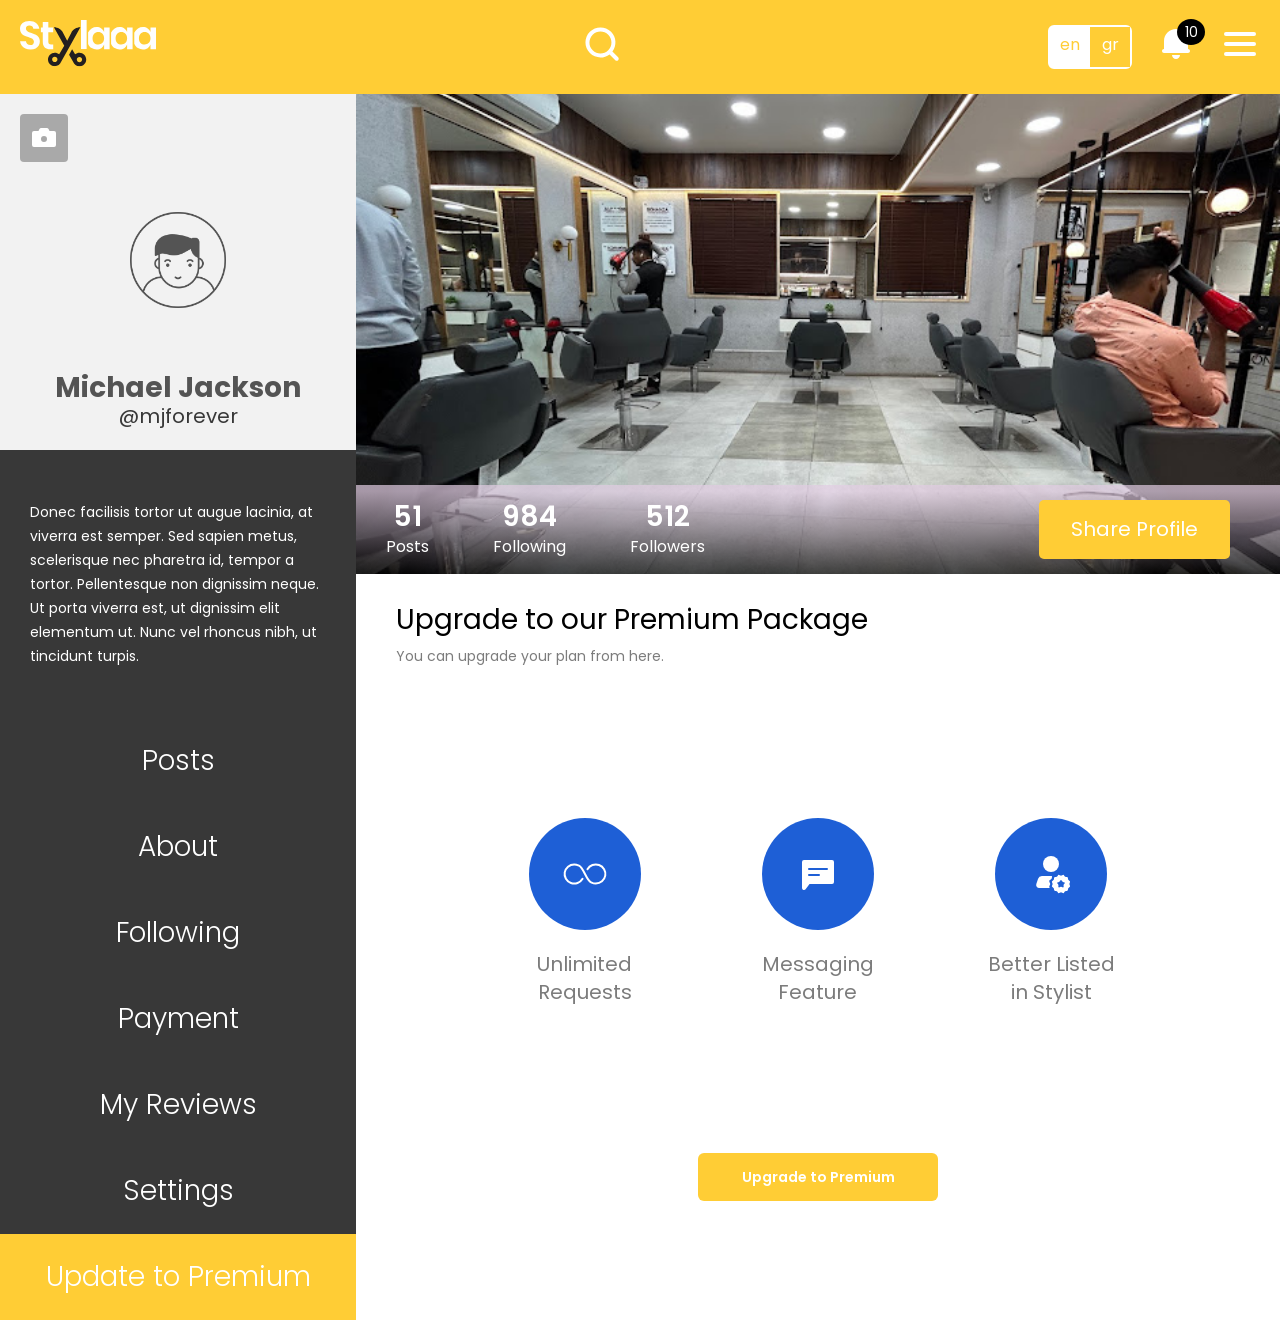
<file: update.html>
<!DOCTYPE html>
<html>
<head>
	<meta charset="utf-8">
	<meta name="viewport" content="width=device-width, initial-scale=1">
	<link rel="icon"  type="text/css" href="images/favicon.ico">
	<link rel="stylesheet" type="text/css" href="css/jquery.mCustomScrollbar.min.css">
	<link rel="stylesheet" type="text/css" href="css/owl.carousel.min.css">
	<link rel="stylesheet" type="text/css" href="css/style.css">
	<title>update</title>
</head>
<body>
	<header class="header-section container">
	<div class="row">
		<div class="table">
			<div class="table-cell logo">
				<div class="header-logo">
					<a href="index.html" title=""><img src="images/logo.svg" alt=""></a>
					
				</div>
				
			</div>
			<div class="table-cell">
				<div class="search">
					<div class="i">
					<a href="javascript:void(0)" title=""><img  src="images/search.svg" alt=""></a>
					</div>
					<div class="header-hide">

				<div class="search-hide">

						<input type="text" placeholder="beard">
						<input type="submit" value="">
						<a id="hide" href="javascript:void(0)"><img src="images/close-white.svg" alt="" ></a>
						<div class="header-popup">
							<div class="header-space">
							<div class="table">
								<div class="table-cell">
									<div class="choice">
										<span>Choose Service</span>
										
									</div>
									<div class="check-bg">
								<input type="checkbox" name="" id="face">
								<label id="face">face</label>

								</div>
								<div class="check-bg">
								<input type="checkbox" name="" id="hair">
								<label id="hair">hair</label>

								</div>
								<div class="check-bg">
								<input type="checkbox" name="" id="hand">
								<label id="hand">hand</label>

								</div>
								<div class="check-bg">
								<input type="checkbox" name="" id="fit">
								<label id="fit">fit</label>

								</div>
								<div class="check-bg">
								<input type="checkbox" name="" id="body">
								<label id="body">body</label>

								</div>
						
							
						</div>
						
								
									
							
								<div class="table-cell">
									<div class="choice-btn">
										<a href="" title="neary by me">neary by me</a>
										
									</div>
									
								</div>
									</div>
							</div>

							<div class="popup-tabing">
								<ul>
									<li class="active"><a href="#post" title="Posts">Posts</a></li>
									<li><a href="#style" title="Stylist">Stylist</a></li>
									<li><a href="#hastag" title="Hashtag">Hashtag</a></li>
								</ul>
								
							</div>
							<div class="post-tab">
							<div class="tabs">
								<div id="post" class="tab-content">
							<div class="post-box">
								<div class="post-bg">
									
								
								<div class="table">
									<div class="table-cell">
										<img src="images/ps1.jpg" alt="">
										
									</div>
									<div class="table-cell">
										<p>Skin ages for both chronological and environmental reasons. Increased age and exposure to pollution… <a>view more</a></p>
										<h4>by <a>Elsie Poole</a></h4>
										
									</div>
									
								</div>
								</div>
								<div class="post-bg">
									
								
								<div class="table">
									<div class="table-cell">
										<img src="images/ps2.jpg" alt="">
										
									</div>
									<div class="table-cell">
										<p>Skin ages for both chronological and environmental reasons. Increased age and exposure to pollution… <a>view more</a></p>
										<h4>by <a>Elsie Poole</a></h4>
										
									</div>
									
								</div>
								</div>
								<div class="post-bg">
									
								
								<div class="table">
									<div class="table-cell">
										<img src="images/ps3.jpg" alt="">
										
									</div>
									<div class="table-cell">
										<p>Skin ages for both chronological and environmental reasons. Increased age and exposure to pollution… <a>view more</a></p>
										<h4>by <a>Elsie Poole</a></h4>
										
									</div>
									
								</div>
								</div>
								<div class="post-bg">
									
								
								<div class="table">
									<div class="table-cell">
										<img src="images/ps4.jpg" alt="">
										
									</div>
									<div class="table-cell">
										<p>Skin ages for both chronological and environmental reasons. Increased age and exposure to pollution… <a>view more</a></p>
										<h4>by <a>Elsie Poole</a></h4>
										
									</div>
									
								</div>
								</div>
								
							</div>
							
						</div>
						<div id="style" class="tab-content">
							<div class="style-section">
								<div class="style-box">
									<div class="table">
										<div class="table-cell">
											<img src="images/mp1.png" alt="">
											
										</div>
										<div class="table-cell">
											<h5>Alta Curtis</h5>
											<a href="" title="@alta_cut">@alta_cut</a>
											
										</div>
										
									</div>
									
								</div>
								<div class="style-box">
									<div class="table">
										<div class="table-cell">
											<img src="images/mp2.png" alt="">
											
										</div>
										<div class="table-cell">
											<h5>Alta Curtis</h5>
											<a href="" title="@alta_cut">@alta_cut</a>
											
										</div>
										
									</div>
									
								</div>
								<div class="style-box">
									<div class="table">
										<div class="table-cell">
											<img src="images/mp1.png" alt="">
											
										</div>
										<div class="table-cell">
											<h5>Alta Curtis</h5>
											<a href="" title="@alta_cut">@alta_cut</a>
											
										</div>
										
									</div>
									
								</div>
								<div class="style-box">
									<div class="table">
										<div class="table-cell">
											<img src="images/mp2.png" alt="">
											
										</div>
										<div class="table-cell">
											<h5>Alta Curtis</h5>
											<a href="" title="@alta_cut">@alta_cut</a>
											
										</div>
										
									</div>
									
								</div>
								<div class="style-box">
									<div class="table">
										<div class="table-cell">
											<img src="images/mp1.png" alt="">
											
										</div>
										<div class="table-cell">
											<h5>Alta Curtis</h5>
											<a href="" title="@alta_cut">@alta_cut</a>
											
										</div>
										
									</div>
									
								</div>
								
							</div>
							
						</div>
						<div id="hastag" class="tab-content">
							<div class="hasteg-section">
								<div class="hastag-box">
									<div class="table">
										<div class="table-cell">
											
											<div class="hastag-border">
												<div class="width">
												<img src="images/hastag.svg" alt="">
												</div>
											</div>
											
										</div>
										<div class="table-cell">
											<h5>#Beardlove</h5>
											<h6>5875 Posts</h6>
											
										</div>
										
									</div>
									
								</div>
								<div class="hastag-box">
									<div class="table">
										<div class="table-cell">
											
											<div class="hastag-border">
												<div class="width">
												<img src="images/hastag.svg" alt="">
												</div>
											</div>
											
										</div>
										<div class="table-cell">
											<h5>#Beardlove</h5>
											<h6>5875 Posts</h6>
											
										</div>
										
									</div>
									
								</div>
								<div class="hastag-box">
									<div class="table">
										<div class="table-cell">
											
											<div class="hastag-border">
												<div class="width">
												<img src="images/hastag.svg" alt="">
												</div>
											</div>
											
										</div>
										<div class="table-cell">
											<h5>#Beardlove</h5>
											<h6>5875 Posts</h6>
											
										</div>
										
									</div>
									
								</div>
								<div class="hastag-box">
									<div class="table">
										<div class="table-cell">
											
											<div class="hastag-border">
												<div class="width">
												<img src="images/hastag.svg" alt="">
												</div>
											</div>
											
										</div>
										<div class="table-cell">
											<h5>#Beardlove</h5>
											<h6>5875 Posts</h6>
											
										</div>
										
									</div>
									
								</div>
								<div class="hastag-box">
									<div class="table">
										<div class="table-cell">
											
											<div class="hastag-border">
												<div class="width">
												<img src="images/hastag.svg" alt="">
												</div>
											</div>
											
										</div>
										<div class="table-cell">
											<h5>#Beardlove</h5>
											<h6>5875 Posts</h6>
											
										</div>
										
									</div>
									
								</div>
								
							</div>
							
						</div>
					</div>
				</div>
				</div>
					</div>
					
				</div>

				</div>
				
			</div>
			<div class="table-cell menu">
				<div class="header-menu">
				<ul>
					<li>
						<a href="" title="en">en</a>
					</li>
					<li>
						<a href="" title="gr">gr</a>
					</li>
				</ul>
					
				</div>
				<div class="header-top">
					<a href="javascript:void(0)" title=""><img src="images/notification.svg" alt="">
						<div class="notification">
							<span>10</span>
							
						</div>
					</a>
					<div class="notification-down">
						<div class="notification-full">
							<div class="table">
								<div class="table-cell">
									<div class="notification-bottom">
									<div class="table">
										<div class="table-cell">
											<img src="images/mp1.png" alt="">
											
										</div>
										<div class="table-cell">
											<p><strong>anwarbenny</strong> started following you</p>
											<h6>Yesterday</h6>

											
										</div>
									
									
								</div>
							</div>
						</div>
								<div class="table-cell left">
									<div class="btn">
										<a href="" title="follow">follow</a>
										
									</div>

									
								</div>
								
							</div>
							
						</div>
							<div class="notification-full">
							<div class="table">
								<div class="table-cell">
									<div class="notification-bottom">
									<div class="table">
										<div class="table-cell">
											<img src="images/mp2.png" alt="">
											
										</div>
										<div class="table-cell">
											<p><strong>	KDennis</strong> started following you</p>
											<h6>06 Apr 2018</h6>

											
										</div>
									
									
								</div>
							</div>
						</div>
								<div class="table-cell">
									<img src="images/noty.jpg" alt="">

									
								</div>
								
							</div>
							
						</div>
							<div class="notification-full">
							<div class="table">
								<div class="table-cell">
									<div class="notification-bottom">
									<div class="table">
										<div class="table-cell">
											<img src="images/mp1.png" alt="">
											
										</div>
										<div class="table-cell">
											<p><strong>jamesd </strong> started following you</p>
											<h6>Yesterday</h6>

											
										</div>
									
									
								</div>
							</div>
						</div>
								<div class="table-cell">
									<img src="images/noty.jpg" alt="">

									
								</div>
								
							</div>
							
						</div>
							<div class="notification-full">
							<div class="table">
								<div class="table-cell">
									<div class="notification-bottom">
									<div class="table">
										<div class="table-cell">
											<img src="images/mp2.png" alt="">
											
										</div>
										<div class="table-cell">
											<p><strong>illeana</strong> started following you</p>
											<h6>06 Apr 2018</h6>

											
										</div>
									
									
								</div>
							</div>
						</div>
								<div class="table-cell">
									<div class="btn-following">
										<a href="" title="following">following</a>
										
									</div>

									
								</div>
								
							</div>
							
						</div>
							<div class="notification-full">
							<div class="table">
								<div class="table-cell">
									<div class="notification-bottom">
									<div class="table">
										<div class="table-cell">
											<img src="images/mp1.png" alt="">
											
										</div>
										<div class="table-cell">
											<p><strong>anwarbenny</strong> started following you</p>
											<h6>06 Apr 2018</h6>

											
										</div>
									
									
								</div>
							</div>
						</div>
								<div class="table-cell">
									<div class="btn-following">
										<a class="rate" href="" title="70%">70%</a>
										
									</div>

									
								</div>
								
							</div>
							
						</div>
							<div class="notification-full">
							<div class="table">
								<div class="table-cell">
									<div class="notification-bottom">
									<div class="table">
										<div class="table-cell">
											<img src="images/mp1.png" alt="">
											
										</div>
										<div class="table-cell">
											<p><strong>anwarbenny</strong> started following you</p>
											<h6>Yesterday</h6>

											
										</div>
									
									
								</div>
							</div>
						</div>
								<div class="table-cell">
									<div class="btn-following">
										<a href="" title="following">following</a>
										
									</div>

									
								</div>
								
							</div>
							
						</div>
							<div class="notification-full">
							<div class="table">
								<div class="table-cell">
									<div class="notification-bottom">
									<div class="table">
										<div class="table-cell">
											<img src="images/mp1.png" alt="">
											
										</div>
										<div class="table-cell">
											<p><strong>anwarbenny</strong> started following you</p>
											<h6>Yesterday</h6>

											
										</div>
									
									
								</div>
							</div>
						</div>
								<div class="table-cell">
									<div class="btn-following">
										<a href="" title="following">following</a>
										
									</div>

									
								</div>
								
							</div>
							
						</div>

						
					</div>

					
				</div>
				<div class="header-left-menu">
						<a href="javascript:void(0)" title=""><img src="images/menu.svg" alt=""></a>
						
					</div>
					<div class="heder-right-menu">
						<div class="max-menu">
							<div class="mex-menu-sub">
								<a href="javascript:void(0)" title=""><img src="images/close.svg" alt=""></a>
								
							</div>
							<div class="middle-sub-menu">
								<div class="middle-navigation">
									<ul>
										<li><a href="" title="Home">Home</a></li>
											<li><a href="" title="My Profile">My Profile</a></li>
												<li><a href="" title="Logout">Logout</a></li>

									</ul>
									<div class="middle-sub-loga">
										<a href="" title=""><img src="images/facebook.svg" alt=""></a>
										<a href="" title=""><img src="images/instagram.svg" alt=""></a>
										<a href="" title=""><img src="images/youtube.svg" alt=""></a>
										<a href="" title=""><img src="images/linkedin.svg" alt=""></a>
										
									</div>
									
								</div>
								
							</div>
							
						</div>
						
					</div>
				
			</div>
			
		</div>
		
	</div>
	
</header>
<!-- middle section start -->
<div class="sallon-section">
	<div class="table">
		<div class="s-left">
			<div class="sallon-left">
				<div class="s-logo">
				<a class="ss-left" href="javascript:void(0)" title="+">+</a>
				<a class="ss-right" href="javascript:void(0)" title="-">-</a>
				
			</div>
			<div class="sallon-top">
				<a class="camera" href="" title=""><img src="images/camera.svg" alt=""></a>
				<div class="sallon-vertical table">
					<div class="table-cell">
						<div class="sallon-logo">
							<img width="110" src="images/profile-placeholder.png" alt="">
							
						</div>
						<div class="sallon-content">
							<h3>Michael Jackson</h3>
							<a href="" title="@mjforever">@mjforever</a>
							
						</div>
						
					</div>
					
				</div>
				
			</div>

			<div class="sallon-left-content">
				<p>Donec facilisis tortor ut augue lacinia, at viverra est semper. Sed sapien metus, scelerisque nec pharetra id, tempor a tortor. Pellentesque non dignissim neque. Ut porta viverra est, ut dignissim elit elementum ut. Nunc vel rhoncus nibh, ut tincidunt turpis.</p>
				 
			</div>
			<div class="tabing-section">
				<ul>
					<li><a class="active" href="post.html" title="Posts">Posts</a></li>
					<li><a href="about.html" title="About">About</a></li>
				
					<li><a href="following.html" title="Following">Following</a></li>
					<li><a href="payment.html" title="Payment">Payment</a></li>
					<li><a href="review.html" title="My Reviews">My Reviews</a></li>
					<li><a href="seeting.html" title="Settings">Settings</a></li>
					<li class="active"><a  href="update.html" title="Update to Premium">Update to Premium</a></li>
				</ul>
				
			</div>
			
		</div>
		</div>
		<div class="s-right">
			<div class="sallon-right-u">
				<div class="table">
				<div class="table-cell">
					<div class="sallon-right-bottom">
						<div class="table">
							<div class="sallon-links">
							<ul>
								<li><a href="" title="51">51</a><span>Posts</span></li>
								<li><a href="" title="984">984</a><span>Following</span></li>
								<li><a href="" title="512">512</a><span>Followers</span></li>
							</ul>
							
						</div>
						<div class="sallon-share">
							<a class="btn" href="javascript:void(0)" title="Share Profile">Share Profile</a>
							
						</div>
						
					</div>
					</div>
					
				</div>
				
			</div>
			
		</div>
		<div class="sallon-s">
			<div class="owl-carousel owl-theme">
				<div class="item">
			<a class="active" href="" title="Posts">Posts</a>
		</div>
		<div class="item">
				<a  href="about.html" title="About">About</a>
			</div>
			<div class="item">
					<a href="following.html" title="Following">Following</a>
				</div>
				<div class="item">
						<a href="payment.html" title="Payment">Payment</a>
					</div>
					<div class="item">
							<a href="review.html" title="My Reviews">My Reviews</a>
						</div>
						<div class="item">
								<a href="seeting.html" title="Settings">Settings</a>
							</div>
							<div class="item">
									<a href="update.html" title="Update to Premium">Update to Premium</a>
								</div>

		</div>
	</div>

		<div class="package-section">
			<div class="review-title">
				<h4>Upgrade to our Premium Package</h4>
				<p>You can upgrade your plan from here.</p>
				
			</div>
			<div class="package-full">
				<div class="package-mrg">
					<div class="package-bg">
						<div class="package-box">
						<div class="package-img">
							<img src="images/infinite.svg" alt="" >
							
						</div>
						</div>
						<p>Unlimited</br>
Requests</p>
					</div>
					<div class="package-bg">
						<div class="package-box">
						<div class="package-img">
							<img src="images/message2.svg" alt="" >
							
						</div>
						</div>
						<p>Messaging</br>
Feature</p>
					</div>
					<div class="package-bg">
						<div class="package-box">
						<div class="package-img">
							<img src="images/premium.svg" alt="" >
							
						</div>
						</div>
						<p>Better Listed</br>
in Stylist</p>
					</div>
					
				</div>
				
			</div>
			<div class="packge-bottom">
				<a href="" title="Upgrade to Premium">Upgrade to Premium</a>
				
			</div>
			
		</div>
	
		

	
</div>
		
		
	</div>
	
</div>

<!-- sullon-popup -->
<div class="sullon-popup">
	<div class="sullon-sub">
		<div class="sullon-head">
			<h4>Share Profile</h4>
			<p>Copy below link to share your profile</p>
			<a class="popup-close" href="javascript:void(0)" title=""><img src="images/close.svg" alt=""></a>
			
		</div>
		<div class="sullon-middle">
			<p>Profile Link</p>
			<div class="table">

				<div class="table-cell">
					<input type="text" placeholder="www.staylaaa.com/mjforever">
					
				</div>
				<div class="table-cell">
					<a class="copy-link" href="" title="copy link">copy link</a>
					
				</div>
				
			</div>
			
		</div>
		<div class="sullon-btn">
			<a class="share" href="" title="share">share</a>
			<a class="cancel" href="" title="cancel">cancel</a>
			
		</div>
		
	</div>
	
</div>


<script type="text/javascript" src="js/jquery-3.7.1.min.js"></script>
<script type="text/javascript" src="js/jquery.mCustomScrollbar.concat.min.js"></script>
<script type="text/javascript" src="js/jquery.easy-pie-chart.js"></script>
<script type="text/javascript" src="js/owl.carousel.min.js"></script>
<script type="text/javascript" src="js/custom.js"></script>

<script type="text/javascript">
	   $('.s-logo .ss-left:first-child').click(function(){
  $('.s-left').animate({"left":"0"});
  $('.s-logo').addClass('left');
  $('body').addClass('overflow')
  

});
$('.s-logo .ss-right:last-child').click(function(){
  $('.s-left').animate({"left":"-300px"});
  $('.s-logo').removeClass('left');
  $('body').removeClass('overflow')
  

});


$('.owl-carousel').owlCarousel({
    
    margin:10,
    nav:true,
    items:6,
    responsive:{
        320:{
            items:3
        },
        600:{
            items:6
        },
        1000:{
            items:6
        }
    }
})
</script>

</body>
</html>
</file>
<file: css/style.css>
@import url('https://fonts.googleapis.com/css2?family=Poppins:ital,wght@0,100;0,200;0,300;0,400;0,500;0,600;0,700;0,800;0,900;1,100;1,200;1,300;1,400;1,500;1,600;1,700;1,800;1,900&display=swap');

body{
	margin: 0;
	font-family: "Poppins", sans-serif;
	transition-duration: 500ms;

}
h1,h2,h3,h4,h5,h6{
	margin: 0;
}
.add-read-more.show-less-content .second-section,
.add-read-more.show-less-content .read-less {
   display: none;
}

.add-read-more.show-more-content .read-more {
   display: none;
}


.add-read-more .read-more,
.add-read-more .read-less {
   font-weight: bold;
   margin-left: 2px;
   color: #1e5fd6;
   cursor: pointer;
}
div#tab2 {
    display: flex;
    flex-flow: row wrap;
}
div#tab1 {
    display: flex;
    flex-flow: row wrap;
}

.add-read-more{
  max-width: 600px;
  width: 100%;
  margin: 0 auto;
}
p{
	margin: 0;
}
.choice-btn a:hover,.middle-right a:hover,.canvas-btn a:hover,.check-btn a:first-child:hover{
	background: #f2b90a;
}
.style-box a{
	color: #7c7c7c;
}
*{
	box-sizing: border-box;
}
.container{
	float: left;
	width: 100%;
	padding-right: 20px;
	padding-left: 20px;
}
img{
	max-width: 100%;
}
.row{
	max-width: 1360px;
	margin: 0 auto;
}
ul,li{
	margin: 0;
	padding: 0;
}
ul{
	list-style: none;
}
a{
	text-decoration: none;
	display: inline-block;
	transition-duration: 500ms;
}
.table{
	display: table;
	table-layout: fixed;
	width: 100%;
}
.table-cell{
	display: table-cell;
	vertical-align: middle;
}
/*header style start*/
.header-section{
	background:#ffcd35;
	padding-top: 20px;
	padding-bottom: 20px;
	position: relative;
	z-index: 998;
	animation-duration: 0.5s;
}
.header-section.sticky{
	position: fixed;
	animation-name: slide;
	padding: 10px 20px;
	top: 0;
	left: 0;
	right: 0;

}
@keyframes slide{
	0%{
		opacity: 0.7;
		transform: translateY(-100%);
	}
	100%{
		opacity: 1;
		transform: translateY(0);
	}
}
.heder-right-menu{
	position: fixed;
	top: 0;
	right: -50%;
	bottom: 0;
	width: 50%;
	z-index: 3;

}
.max-menu{
	position: relative;
	float: left;
	width: 100%;
	background: #fff;
	padding: 100px 20px 50px;
	height: 100%;
}
.header-menu ul li{
	float: left;
}
.header-section .table .table-cell:last-child{
	width: 213px;
	text-align: right;
}
.header-section .table .table-cell:first-child{
	width: 136px;
	text-align: left;
}
.search{
	text-align: center;
	padding: 0 20px;
}
.header-top a{
	position: relative;
}
.header-top .notification{
	position: absolute;

}
.middle-tab .active a{
	border-bottom: 2px solid #ffcd35;
	color: #000;
}
.notification {
    width: 28px;
    height: 26px;
    padding: 5px;
    display: inline-block;
    font-size: 14px;
    line-height: 16px;
    background: #000;
    text-align: center;
    border-radius: 100%;
    top: -5px;
    right: -9px;
}
.notification span{
	color: #fff;
}
.header-menu ul li a{
	width: 40px;
	height: 40px;
	text-align: center;
	background-color: #ffcd35;
	font-size: 16px;
	
	color: #fff;
	line-height: 35px;

}
.middle-sub-menu{
	float: left;
	width: 100%;
	height: 100%;
	display: flex;
	align-items: center;
	height: 100%;
	text-align: center;
}
.middle-navigation{
	width: 100%;
}
.middle-navigation ul li{
	margin-top: 30px;
}
.middle-navigation ul li:first-child{
	margin-top: 0;
}
.middle-navigation ul li a{
	font-size: 33px;
	line-height: 36px;
	color: #000;
}
.middle-sub-loga{
	margin-top: 50px;
}
.middle-sub-loga a{
	margin: 0 10px;
}
.mex-menu-sub {
    position: absolute;
    right: 30px;
    top: 50px;
}
.search-hide{
	position: relative;
	width: 100%;
	max-width: 666px;
	
	margin: 0 auto;

	

}
.search-hide input{
	background: none;
	border: 0;
	height: 60px;
	width: 100%;
	color: #fff;
}
.search-hide input::placeholder{
	color: #fff;
}
.header-hide {
   
    width: 100%;
    max-width: 666px;
    margin: 0 auto;
    display: none;
   
   
}
.search-hide input[type="submit"] {
    background-image: url(../images/search.svg);
    background-repeat: no-repeat;
    background-position: center;
    text-indent: -999em;
    border: 0;
    position: absolute;
    left: 9px;
    width: 40px;
    height: 40px;
    top: 50%;
    transform: translate(0, -50%);
}
.search-hide input[type="text"]{
	padding-left: 60px;
	border-radius: 10px;
	 background: #f2b90a;
	 font-size: 20px;
	 line-height: 22px;
	 color: #fff;
	 max-width: 666px;
	 width: 100%;
	 display: inline-block;
}
.search-hide input[type="text"],input[type="submit"]:focus{
	outline: none;
}
::placeholder{
	color: #fff;
}
.header-menu {
    display: inline-block;
    vertical-align: middle;
    padding-right: 20px;
}
.header-top {
    display: inline-block;
    vertical-align: middle;
}
.header-menu ul{
	float: left;
	width: 100%;
	border:2px solid #fff;
	border-radius: 6px;
}
.header-menu ul li:first-child a{
	background:#fff;
	color:#ffcd35; 
}
.notification-down{
	max-width: 500px;
	position: absolute;
	background-color: #fff;
	padding: 30px 20px;
	right: 65px;
	border-radius: 6px;
	margin-top: 4px;
	display: none;
	z-index: 1;

}
.notification-down .btn{
	float: left;
	width: 100%;


}
.notification-down .btn a{
	background:#ffcd35;
	display: inline-block;
	width: 100px;
	width: 100%;
	color: #fff;
	text-align: center;
	padding: 10px;
	border-radius: 5px;
}
.notification-full .table .table-cell:last-child{
	width: 75px;
	text-align: right;
} 
.notification-bottom .table .table-cell:first-child{
	width: 45px;
	text-align: left;
	

}
.header-left-menu {
    display: inline-block;
    vertical-align: middle;
    padding-left: 20px;
}
.notification-bottom .table .table-cell:last-child{
	text-align: left;
	padding-left: 12px;
	width: auto;

}
.notification-down p{
	font-size: 16px;
	line-height: 18px;
}
.notification-down h6{
	font-size: 12px;
	line-height: 14px;
	color: #7c7c7c;
	margin-top: 5px;
}
.header-section .row{
	position: relative;
}
.notification-full{
	float: left;
	width: 100%;
	padding-top: 40px;

}
.notification-full:first-child{
	padding-top: 0;
}
.btn-following a{
	background: none;
	color: #545454;
}
.btn-following .rate{
	font-size: 20px;
	line-height: 22px;
	color: #fff;
	padding: 10px 4px;
	background: #ffcd35;
	font-weight: 600;
	border-radius: 5px;
}
.notification-down:before {
    content: "";
    border: 7px solid #fff;
    position: absolute;
    top: -13px;
    border-top: 7px solid transparent;
    border-left: 7px solid transparent;
    border-right: 7px solid transparent;
    right: 10px;
}
/*middle style start*/
.middle-section{
	text-align: center;
	padding-top: 25px;
	padding-bottom: 120px;
	
}
.middle-section .row{
	position: relative;
	
}
.middle-btn{
	display: inline-block;
	max-width: 288px;
	width: 100%;
	margin: 0 auto;
}
.middle-right {
    position: absolute;
    right: 0;
}

.middle-btn a {
    font-size: 16px;
    line-height: 18px;
    background: #ffcd35;
    padding: 15px;
    float: left;
   width: 100%;
    color: #fff;
    font-weight: 600;
    border-radius: 0 50px 50px 0;
}
.middle-btn ul li{
	float: left;
	width: 50%;
}
.middle-btn ul li:first-child a{
	border-radius: 50px 0 0 50px;
}
.middle-right a{
	background: #ffcd35;
	padding: 10px 12px;
	border-radius: 5px;
	padding-right: 10px;
	font-size: 14px;
	line-height: 16px;
	color: #fff;
	font-weight: 600;

}
.middle-right a:before {
    content: "+";
    font-size: 28px;
    font-weight: 400;
   
    vertical-align: middle;
    color: #fff;
    margin-right: 5px;
}
.middle-top {
    display: flex;
    align-items: center;
    width: 100%;
    position: relative;
   
}
.middle-bottom {
    float: left;
    width: 100%;
    padding-top: 40px;
    padding-bottom: 40px;
}
.middle-tab ul li{
	display: inline-block;
	padding-right: 40px;
}
.middle-btn li.active a{
	background: #fabc00;
}
.middle-tab{
	text-align: left;
}
.middle-tab ul li a{
	padding-bottom: 20px;
	color: #7c7c7c;
	font-size: 16px;
	line-height: 18px;
	font-weight: 500;
}
.middle-box{
	float: left;
	width: 100%;
}
.middle-mrg {
    margin: -35px -15px 0;
    display: flex;
    flex-flow: row wrap;
}
.middle-bg{
	float: left;
	width: 25%;
	padding: 35px 15px 0;
	
}
.middle-img{
	position: relative;
	line-height: 1px;
}
.middle-img img{
	width: 100%;

}
.cut-bottom{
	border-radius: 4px;
	background: rgba(0, 0, 0, 0.3);
	padding: 8px 8px ;
	position: absolute;
	bottom: 16px;
	right: 16px;
}
.cut{
	position: absolute;
	right: 16px;
	top: 16px;
}
.cut-bottom:hover{
	background: rgba(0, 0, 0, 0.6);
}
.middle-content a{
	
	font-size: 16px;
	line-height: 18px;
	color: #000;
	font-weight: 500;
}
.middle-content{
	text-align: left;
	margin-top: 10px;
}
.heart-left2:before{
	content: "";
	background: url(../images/chet.svg) no-repeat;
	width: 32px;
	height: 32px;
	background-size: 100%;
	display: inline-block;
	vertical-align: middle;
	margin-right: 8px;
}
.heart-left{
	padding-right: 15px;
}
.heart-left:before{
	content: "";
	display: inline-block;
	background: url(../images/normal.svg) no-repeat;
	width: 32px;
	height: 32px;
	vertical-align: middle;
	margin-right: 6px;
}
.more-link{
	float: right;
	position: relative;
}
.more-link-hide{
	width: 114px;
	position: absolute;
	background: #fff;
	right: 0;
	padding: 10px;
	z-index: 3;
	display: none;
	border-radius: 5px;
}
.more-link-hide a{
	display: block;
	padding-top: 15px;
}
.more-link-hide a:hover{
	color: #ffcd35;
}
.more-link:hover .more-link-hide{
	display: block;
}
.heart-left:hover:before{
	background: url(../images/selected.svg) no-repeat;
	background-size: 100%;
}
.middle-end{
	text-align: left;
	float: left;
	width: 100%;
	margin-top: 15px;
}
.middle-end h6{
	font-size: 14px;
	line-height: 18px;
	color: #7c7c7c;
}
.middle-end a{
	
	color: #1e5fd6;
	font-size: 16px;
	line-height: 18px;
	letter-spacing: 1px;

}
.middle-end a:hover{
	text-decoration: underline;
}
.middle-end p{
	margin-top: 10px;
	font-size: 14px;
	line-height: 24px;
	color: #7c7c7c;
}
.middle-end a:hover{
	cursor: pointer;
}
.middle-end h6 a{
	padding-left: 4px;
	color: #7c7c7c;
}
.middle-end h6 a:hover{
	color: #000;
}
.post-sub-hide {
    position: relative;
    max-width: 666px;
    left: 50%;
    top: 50%;
    transform: translate(-50%, -50%);
    width: 100%;
    background: #fff;
    padding: 30px;
    float: left;
    margin: 100px 0;

    border-radius: 10px;

}
.post-hide {
    position: fixed;
    top: 0;
    left: 0;
    right: 0;
    bottom: 0;
    text-align: center;
    z-index: 99999;
    display: none;
    background: #fff;
   

}
textarea,input[type="text"]:focus{
	outline: 0;
}
.post-btn h3{
	float: left;
	font-size: 24px;
	line-height: 28px;
	color: #000;
	font-weight: 500;
}
.post-btn a{
	float: right;
}
.post-btn{
	float: left;
	width: 100%;
}
.post-tabing ul li{
	display: inline-block;
}
.post-tabing ul{
	display: flex;
	justify-content: space-around;
}
.post-tabing {
    float: left;
    width: 100%;
}
.post-tabing ul li a{
	padding: 24px 5px;
	font-size: 16px;
	line-height: 18px;
	font-weight: 500;
	border-bottom:2px solid transparent;
}
.post-tabing ul li.active a{
	border-bottom: 2px solid #ffcd35;
}
.post-content h4{
	font-size: 14px;
	line-height: 16px;
	color: #000;
	display: inline-block;
}
.post-content a{
	font-size: 14px;
	line-height: 16px;
	color: #ff5a3b;
	float: right;
}
.post-bottom .table .table-cell:first-child{
	width: 90px;
	text-align: left;

}
.post-bottom .table .table-cell:last-child{
	width: auto;
	padding-left: 20px;
	text-align: left;
}
.post-process span {
    display: block;
    background: #ffcd35;
   
    height: 2px;
    border-radius: 3px;
}
.post-process:before {
    content: "";
    display: inline-block;
    position: absolute;
    background: #dcdcdc;
    height: 2px;
    width: 100%;
    z-index: -1;
}
.post-process p{
	margin-top: 10px;
	font-size: 12px;
	line-height: 14px;
	color: #000;
}
.post-process {
	float: left;
	width: 100%;
	margin-top: 20px;
	position: relative;
}
.repeat{
	float: left;
	width: 100%;
	margin-top: 15px;
}
.repeat:first-child{
	margin-top: 0;
}
.crop-image {
    float: left;
    width: 100%;
    margin-top: 30px;
}
.img-c {
    display: inline-block;
    padding: 10px;
}
.crop-section {
    float: left;
    width: 100%;
   
}

.crop-box {
    background: url(../images/img.svg) no-repeat center;
    width: 240px;
    height: 240px;
    border: 1px dashed  #dcdcdc;
    display: inline-block;
    margin-top: 40px;
}
.canvas{
	float: left;
	width: 100%;
}
.canvas-text{
	position: relative;
	max-width: 300px;
	display: flex;
	align-items: center;
	width: 100%;
	background: #ffcd35;
	height: 50px;
	margin: 0 auto;
}
.canvas-upload{
	float: left;
	width: 100%;
	margin-top: 40px;
	text-align: center;
}
.canvas-text p{
	font-size: 24px;
	line-height: 26px;
	color: #fff;
	width: 100%;
}
.canvas-text input[type="file"]{
	position: absolute;
	top: 0;
	left: 0;
	right: 0;
	bottom: 0;
	opacity: 0;
}
.canvas-btn{
	width: 100%;
	display: inline-block;
	margin-top: 50px;
	max-width: 216px;
	width: 100%;
}
.canvas-btn a{
	font-size: 20px;
	line-height: 22px;
	padding: 20px;
	max-width: 216px;
	width: 100%;
	background: #ffcd35;
	color: #fff;
	border-radius: 8px;
}
.discription-fom {
    float: left;
    width: 100%;
    padding-top: 20px;
}
.discription-fom label{
	display: block;
	text-align: left;
	padding-bottom: 10px;
	color: #7c7c7c;
}
.discription-box{
	margin-top: 20px;
	float: left;
	width: 100%;
}
textarea {
    width: 100%;
    height: 128px;
    resize: none;
    overflow: hidden;
    border:0;
    padding: 15px;
    background: none;
}
.discription-box input[type="text"]{
	width: 100%;
	height: 45px;
	color: #000;
	border-radius: 8px;
	border:0;
	padding: 10px;

}
.discriptio-box::placeholder{
	color: #000;
}
.post-tabing ul li a{
	color: #7c7c7c;
}
.post-tabing ul li a.active{
	color: #000;
}
.repeat h5{
	position: relative;
	display: inline-block;
	float: left;
	color: #1e5fd6;
}
.repeat input[type="file"] {
    position: absolute;
    top: 0;
    left: 0;
    right: 0;
    bottom: 0;
    opacity: 0;
}
.repeat-btn{
	float: left;
	width: 100%;
	margin-top: 30px;
}
.repeat-btn a {
    color: #fff;
    background: #ffcd35;
    width: 100%;
    padding: 20px;
    border-radius: 4px;
    font-size: 20px;
   
    text-align: center;
    display: inline-block;
    max-width: 200px;
    transition-duration: 500ms;
}

.repeat-btn a:hover {
    background: #f2b90a;
}
.check-box{
	float: left;
	width: 100%;
}
.check-box label{
	display: inline-block;
}
.check-bg{
	float: left;
	position: relative;
	width: 90px;
}
.check-bg input[type="checkbox"]{
	position: absolute;
	top: 0;
	left: 0;
	right: 0;
	bottom: 0;
	opacity: 0;
}
.check-bg  input[type="checkbox"] + label:before{
	background: url(../images/checkbox.svg) no-repeat;
	content: "";
	display: inline-block;
	width: 20px;
	height: 20px;
	vertical-align: middle;
	padding-right: 8px;
}
.check-bg input[type="checkbox"]:checked + label:before{
	background: url(../images/checkbox-active.svg) no-repeat;
}
.check-btn a {
    color: #fff;
    background: #ffcd35;
    width: 100%;
    padding: 20px;
    border-radius: 4px;
    font-size: 20px;
   
    text-align: center;
    
    max-width: 164px;
}
.check-btn a:last-child{
	background: #f2f2f2;
	margin-left: 10px;
	color: #545454;
}
.check-btn {
	text-align: left;
}
.border {
    border: 1px solid #7c7c7c;
    border-radius: 8px;
}
.header-popup{
	position: absolute;
	left: 0;
	right: 0;
	max-width: 666px;
	display: none;
	background: #fff;
	

}
a#hide {
    position: absolute;
    top: 50%;
    right: 10px;
    transform: translatey(-50%);
    line-height: 1px;
    display: none;
}

.header-space{
	float: left;
	width: 100%;
	padding: 30px 24px;
}
.header-space .table .table-cell:last-child{
	width: 160px;
	text-align: right;
}
.header-space .table .table-cell:first-child{
	width: auto;
}
.header-space span{
	color: #545454;
	font-size: 12px;
	line-height: 14px;
}
.choice-btn a{
	 color: #fff;
    background: #ffcd35;
    width: 100%;
    padding: 9px;
    border-radius: 4px;
    font-size: 20px;
   
    text-align: center;
    
    max-width: 152px;
}
.popup-tabing ul li{
	display: inline-block;
	padding: 0 18px;
}
.popup-tabing ul li.active a{
	border-bottom: 2px solid #ffcd35;
	color: #000;
}
.popup-tabing ul li a{
	padding-bottom: 15px;
	border-bottom: 1px solid transparent;
	color: #7c7c7c;
	font-size: 16px;
	line-height: 18px;
}
.popup-tabing {
    float: left;
    width: 100%;
}
.post-box {
    float: left;
    width: 100%;
    padding-top: 25px;
    padding-bottom: 25px;
}
.post-bg .table .table-cell:first-child{
	width: 80px;
	text-align: left;
}
.post-bg .table .table-cell:last-child{
	width: auto;
	padding-left: 15px;
}
.post-bg p{
	font-size: 14px;
	line-height: 24px;
	color: #7c7c7c;
}
.post-bg p a{
	color: #1e5fd6;
}
.post-bg h4 a{
	font-size: 16px;
	line-height: 18px;
	text-decoration: underline;
	color: #000;
}
.post-bg h4{
	color: #7c7c7c;
}
.post-bg{
	float: left;
	width: 100%;
	margin-top: 45px;
}
.post-bg:first-child{
	margin-top: 0;
}
.check-bg input[type="checkbox"]{
	height: auto;
}
.style-box .table .table-cell:first-child{
	width: 40px;
	text-align: left;
}
.style-box .table .table-cell:last-child{
	width: auto;
	text-align: left;
	padding-left: 15px;
}
.style-section{
	float: left;
	width: 100%;
	padding-top: 25px;
	padding-bottom: 25px;
}
.style-box,.hastag-box{
	float: left;
	width: 100%;
	margin-top: 32px;
}
.style-box:first-child,.hastag-box:first-child{
	margin-top: 0;
}
.hasteg-section .table .table-cell:first-child{
	width: 50px;
}
.hasteg-section .table .table-cell:last-child{
	width: auto;
	text-align: left;
	padding-left: 15px;
}
.hasteg-section {
    float: left;
    width: 100%;
    padding-top: 25px;
    padding-bottom: 25px;
}
.hastag-border {
    width: 48px;
    height: 48px;
    border: 1px solid black;
    display: flex;
    align-items: center;
    border-radius: 100%;
    text-align: center;
}
.width {
    margin: 0 auto;
    line-height: 1px;
}
.hastag-box h5{
	font-size: 16px;
	line-height: 18px;
	color: #000;
}
.hastag-box h6{
	color: #545454;
	font-size: 12px;
	line-height: 16px;
	margin-top: 6px;
}
/*.footer style syat*/
.footer-section{
	padding-top: 70px;
	padding-bottom: 70px;
	background: url(../images/footer.jpg) no-repeat;
	background-size: cover;
	text-align: center;
}
.footer-section ul li{
	display: inline-block;
	padding: 0 20px;
}
.footer-section ul li a{
	font-size: 14px;
	line-height: 16px;
	color: #000;
	float: left;

}
.post-bottom{
	float: left;
	width: 100%;
	margin-top: 30px;
}
.post-img{
	line-height: 1px;
}
.footer-section ul li a:hover{
	color: #767676;
}
.footer-loga{
	float: left;
	width: 100%;
	padding-top: 30px;
}
.footer-loga a{
	margin: 0 10px;
}
.footer-loga a:hover{
	opacity: 0.7;
}
.post-bg .table .table-cell:last-child{
	text-align: left;
}
.middle-navigation ul li a:hover{
	color: #ffcd35;
}/*metergage style satart*/
.progress{
  position: relative;
  margin: 4px;
  float:left;
  text-align: center;
}
.barOverflow{ /* Wraps the rotating .bar */
  position: relative;
  overflow: hidden; /* Comment this line to understand the trick */
  width: 90px; height: 45px; /* Half circle (overflow) */
  margin-bottom: -14px; /* bring the numbers up */
}
.bar{
  position: absolute;
  top: 0; left: 0;
  width: 90px; height: 90px; /* full circle! */
  border-radius: 50%;
  box-sizing: border-box;
  border: 5px solid #eee;     /* half gray, */
  border-bottom-color: #0bf;  /* half azure */
  border-right-color: #0bf;
}
.progess-full{
	float: left;
	width: 100%;

}
.progess-bg{
	padding: 30px 15px 0;
	float: left;
	width: 25%;
}
.progess-mrg{
	margin: -30px -15px 0;
}



.piechart {
  position: relative;
  display: inline-block;
 
  color: #BBB;
  font-family: 'Open Sans', sans-serif;  
  font-size: 18px;
  text-align: center;
  position: relative;  
}
.piechart canvas {
  position: absolute;
  top: 0;
  left: 0;
}
.pie-padding{
	padding: 20px 20px 30px;
	background: #fff;
	float: left;
	width: 100%;
	border:1px solid #f2f2f2;
	-webkit-transition: all 0.2s ease-in 0s;
	position: relative;
	text-align: center;
	
}
.pie-full{
	float: left;
	width: 100%;
	padding-top: 40px;
}
.pie-bg{
	float: left;
	width: 25%;
	padding: 30px 15px 0;
}
.pie-mrg{
	margin: -30px -15px 0;
}
.Increased {
    width: 60px;
    height: 60px;
    display: inline-block;
    background: #ffcd35;
    position: absolute;
    z-index: 1;
    line-height: 55px;
    border-radius: 100%;
    bottom: 0;
    right: 0;
    left: 0;
    margin: 0 auto;
    color: #fff;
    border: 3px solid #fff;
}
.pie-image{
    position: absolute;
    top: 40px;
    left: 0;
    right: 0;
   height: 180px;
   width: 180px;
    margin: 0 auto;
    line-height: 0;
}
.year{
	text-align: left;
}
.year span{
	font-size: 14px;
	line-height: 16px;
	color: #545454;
}
.pie-content h3{
	color: #000;
	font-size: 24px;
	line-height: 28px;
}
.pie-content{
	float: left;
	width: 100%;
	padding-top: 15px;
	text-align: center;
}
.pie-content a{
	font-size: 16px;
	line-height: 18px;
	color: #545454;
	margin-top: 5px;
}
.pie-table{
	display: table;
	table-layout: fixed;
	width: 100%;
	height: 100%;

}
.pie-t{
		margin-top: 40px;
	padding: 0 10px;
	float: left;
	width: 100%;
}
.pie-right{
	width: 44px;
	text-align: right;
}
.pie-left{
	background: #ffcd35;
	border-radius: 6px;
	width: auto;
	
}
.pie-left a{
	font-size: 14px;
	line-height: 44px;
	color: #fff;
}
.pie-i{
	background-image: url(../images/message-pf.svg);
	width: 44px;
	height: 44px;
	background-color: #ffcd35;
	background-repeat: no-repeat;
	background-position: center;
	border-radius: 6px;
	vertical-align: middle;
}
.pie-t .pie-table .table-cell:last-child{
padding-left: 15px;
}
.pie-padding:hover{
	border-color: #ffcd35;
}
.cardfront {
    backface-visibility: hidden;
    -webkit-backface-visibility: hidden;
    z-index: 6;
    transition: all 0.6s ease-in 0s;
    -webkit-transition: all 0.6s ease-in 0s;
    -ms-transition: all 0.6s ease-in 0s;
}
.cardback {
    backface-visibility: hidden;
    -webkit-backface-visibility: hidden;
    position: absolute;
    left: 0;
    top: 0;
    bottom: 0;
    right: 0;
    
    padding: 30px;
    z-index: 11;
    text-align: left;
    z-index: 8;
    transform: rotateY(-180deg);
    -webkit-transform: rotateY(-180deg);
    transition: all 0.6s ease-in 0s;
    -webkit-transition: all 0.6s ease-in 0s;
    -ms-transition: all 0.6s ease-in 0s;
}
.pie-bg .pie-padding.flipped .cardfront {
    transform: rotateY(180deg);
    -webkit-transform: rotateY(180deg);
}
.pie-bg .pie-padding.flipped .cardback {
    transform: rotateY(0deg);
    -webkit-transform: rotateY(0deg);
}
.back{
	position: absolute;
	right: 15px;
	top: 15px;
}
.card-content h4{
	font-size: 21px;
	line-height: 27px;
	color: #000;
}
.card-content a{
	color: #545454;
	font-size: 16px;
	line-height: 18px;
	margin-top: 5px;
}
.message-section{
	margin-top: 30px;
	float: left;
	width: 100%;

}
.message-section label{
	color: #7c7c7c;
	margin-bottom: 10px;
	font-size: 16px;
	line-height: 18px;
	display: inline-block;
}
.message-section textarea{
	height: 114px;
	padding: 15px;
	color: #7c7c7c;
	border:1px solid #dcdcdc;
	resize: none;
	width: 100%;
}
::placeholder{
	color: #dcdcdc;
}
.send{
	background: #ffcd35;
	padding: 0 5px;
	font-size: 14px;
	line-height: 44px;
	color: #fff;
	border-radius: 6px;
	position: absolute;
	bottom: 15px;
	left: 15px;
	width: 116px;
	text-align: center;
}


/*about style start*/
.sallon-section .table .s-left{
	width: 356px;
	background: #383838;
	

}

.s-left{
	display: table-cell;
	vertical-align: top;
}
.s-right{
	display: table-cell;
	vertical-align: top;
}

.sallon-section{
	float: left;
	width: 100%;
}
.camera{
	padding: 8px;
	border-radius: 4px;
	background: rgba(0,0,0,0.3);
	line-height: 1px;
	position: absolute;
	left: 20px;
	top: 20px;

}
.camera:hover{
	background: rgba(0,0,0,0.6)
}
.sallon-left{
	float: left;
	width: 100%;
	position: relative;
	background: #383838;
}
.sallon-top{
	background: #f2f2f2;
	float: left;

	height:356px;
	width: 100%;
}
.sallon-vertical.table .table-cell{
	vertical-align: bottom;
	text-align: center;
	background: #f2f2f2 !important;
}
.sallon-content{
	padding: 20px;
	margin-top: 30px;
}
.sallon-content h3{
	font-size: 28px;
	line-height: 32px;
	color: #545454;
}
.sallon-content a{
	color: #383838;
	font-size: 20px;
	line-height: 24px;
}
.sallon-content a:hover{
	color: #fff;
}
.sallon-left-content p{
	padding: 50px 30px;
	font-size: 14px;
	line-height: 24px;
	color: #fff;
}
.sallon-left-content {
    float: left;
    width: 100%;
}
.sallon-right{
	

	background: url(../images/sullon.jpg) no-repeat center;
	background-size: cover;
	height: 480px;
	position: relative;
}
.sallon-right-f{
	background: url(../images/s2.jpg) no-repeat center;
	background-size: cover;
	height: 480px;
	position: relative;

}
.sallon-right-p{
	background: url(../images/s3.jpg) no-repeat center;
	background-size: cover;
	height: 480px;
	position: relative;

}
.sallon-right-r{
	background: url(../images/s4.jpg) no-repeat center;
	background-size: cover;
	height: 480px;
	position: relative;

}
.sallon-right-s{
	background: url(../images/s5.jpg) no-repeat center;
	background-size: cover;
	height: 480px;
	position: relative;

}
.sallon-right-u{
	background: url(../images/s6.jpg) no-repeat center;
	background-size: cover;
	height: 480px;
	position: relative;

}
.sallon-right-a{
	background: url(../images/s7.jpg) no-repeat center;
	background-size: cover;
	height: 480px;
	position: relative;

}


.sallon-right .table .table-cell{
	vertical-align: bottom;
}
.sallon-links {
    display: table-cell;
    vertical-align: bottom;
}
.sallon-share {
    display: table-cell;
    vertical-align: bottom;
    width: 191px;
    text-align: right;
}
.sallon-links ul li{
	display: inline-block;
	padding: 0 30px;
	text-align: center;
}
.sallon-links  span{
	font-size: 16px;
	line-height: 18px;
	display: block;
	margin-top: 5px;
	color: #fff;
}
.sallon-links a{
	font-size: 28px;
	line-height: 30px;
	color: #fff;
	font-weight: 600;
}
.sallon-right-bottom {
    float: left;
    width: 100%;
    padding-top: 15px;
    padding-bottom: 15px;
    padding-right: 50px;
    background: linear-gradient(to bottom, rgba(225,204,226,0.7) 7%,rgba(0,0,0,0.7) 100%);
    position: absolute;
    left: 0;
    right: 0;
    bottom: 0;
}
.sallon-share .btn {
    max-width: 191px;
    width: 100%;
    background: #ffcd35;
    height: 59px;
    text-align: center;
    line-height: 58px;
    color: #fff;
    border-radius: 5px;
    font-size: 20px;
}
.sallon-share .btn:hover{
	background:#f2b90a;
}
.tabing-section ul li a{
	font-size: 28px;
	line-height: 30px;
	color: #fff;
	font-weight: 300;
	padding: 28px 30px;
	width: 100%;
}
.tabing-section {
    float: left;
    width: 100%;
    text-align: center;
}
.tabing-section ul li a:hover{
	background:rgba(0,0,0,00.1);
}
.sallon-vertical{
	display: flex;
	align-items: end;
	justify-content: center;
	height: 100%;
}
/*post*/
.post{
	padding-left: 40px;
	padding-right: 40px;
	padding-top: 30px;
	padding-bottom: 40px;
}
.post-text{
	float: left;
	width: 100%;
}
.post-text h4,.sullon-right-full-title h4{
	font-size: 28px;
	line-height: 32px;
	color: #000;
	font-weight: 400;
}
.post-text h5,.sullon-right-full-title h5{
	font-size: 14px;
	line-height: 24px;
	color: #7c7c7c;
	margin-top: 7px;
	font-weight: 400;
}
/*sullon right full style start*/
.sallon-right-full{
	float: left;
	width: 100%;
	padding:30px 40px 40px 40px; 
}
.sullon-fom{
	max-width: 700px;
	width: 100%;
	float: left;
	margin-top: 30px;
}
.sullon-table,.sullon-top{
	display: table;
	table-layout: fixed;
	width: 100%;
	height: 100%;
}
.sullon-row{
	display: table-cell;
	vertical-align: top;

}

.sullon-table .sullon-row:first-child{
	width: 130px;
}
.sullon-top h5{
	display: table-cell;
	vertical-align: middle;
	font-size: 18px;
	line-height: 22px;
	color: #000;
	font-weight: 400;
	padding-right: 10px;
}
.sullon-top a{
	display: table-cell;
	vertical-align: middle;
	width: 32px;
	padding: 4px;
	border: 1px solid #f2f2f2;
	border-radius: 4px;
	line-height: 1px;
}
.sullon-table{
	margin-top: 20px;
}
.sullon-top-table{
	float: left;
	width: 100%;
	margin-top: 30px;
}
.sullon-top-table .sullon-table:first-child{
	margin-top: 0;
}
.sullon-bg{
	float: left;
	width: 104px;
	height: 104px;
	border-radius: 100%;
	border: 1px solid #7c7c7c;
	margin: 0 4px;
}
.sullon-box {
    display: flex;
    justify-content: center;
    align-items: center;
    height: 100%;
}
.sullon-mrg {
    margin: 0 -4px;
}
.sullon-bg:hover{
	border-color: #ffcd35;
}
.sullon-bg span{
	display: block;
	text-align: center;
	color: #545454;
	font-size: 16px;
	line-height: 18px;
	margin-top: 10px;
}
/*sullon-popup*/
.sullon-popup {
    position: fixed;
    top: 0;
    left: 0;
    right: 0;
    bottom: 0;
    text-align: center;
    display: none;
    background: rgba(255,255,255,0.8);
}
.sullon-sub{
	padding: 30px 30px 40px;
	max-width: 664px;
	width: 100%;
	
	box-shadow: 0 0 4px #000;
	
	top: 50%;
	left: 50%;
	transform: translate(-50%,-50%);
	border-radius: 6px;
	background: #fff;
	position: relative;
	text-align: left;
}
.popup-close{
	position: absolute;
	top: 0;
	right: 0;
}
.sullon-head{
	position: relative;
}
.sullon-head h4{
	font-size: 28px;
	line-height: 32px;
	color: #000;
	font-weight: 400;
}
.sullon-head p{
	font-size: 14px;
	line-height: 24px;
	color: #7c7c7c;
	margin-top: 8px;
}
.sullon-middle{
	margin-top: 30px;
	margin-bottom: 30px;
}
.sullon-middle .table .table-cell:first-child{
	background: none;
}
.sullon-middle .table .table-cell:last-child{
	width: 143px;
	text-align: right;
}
.sullon-middle input[type="text"]{
	height: 56px;
	width: 100%;
	padding: 0 15px;
	font-size: 14px;
	line-height: 16px;
	border: 1px solid #dcdcdc;
	border-radius: 4px 0;
}
.sullon-middle p{
	font-size: 16px;
	line-height: 18px;
	margin-bottom: 10px;
	color: #7c7c7c;
}
.sullon-middle a{
	width: 100%;
	text-align: center;
	background: #ffcd35;
	font-size: 14px;
	color: #fff;
	border-radius: 0 4px 4px 0;
	height: 56px;
	line-height: 56px;
	font-weight: 600;
}
.sullon-btn .share{
	background: #ffcd35;
	font-size: 20px;
	color: #fff;
	line-height: 64px;
	border-radius: 4px;
	width: 164px;
	text-align: center;
	margin-right: 10px;

}
.sullon-btn .share:hover{
	background:#f2b90a;

}
.sullon-btn .cancel{
	background: #f2f2f2;
	font-size: 20px;
	color: #545454;
	line-height: 64px;
	border-radius: 4px;
	width: 164px;
	text-align: center;
	margin-right: 10px;
}
.sullon-btn .cancel:hover{
	background: #f6f6f6;
}
.background{
	
	overflow-y: hidden;
	background: #fff;
}
.tabing-section ul li.active a{
	background: #ffcd35;
}
.sallon-section .pie-full{
	padding:30px 40px 30px 40px;

}
.pie-left.table-cell{
	width: auto !important;
	background: #ffcd35 !important;
	text-align: center;
}
.pie-bg.sullon-box{
	width: 33.33% !important;
}

.pie-title {
    float: left;
    width: 100%;
}
.pie-title h4,.sullon-payment-title h4,.review-title h4{
	font-size: 28px;
	line-height: 32px;
	color: #000;
	font-weight: 400;
}
.pie-title p,.sullon-payment-title p,.review-title p{
	font-size: 14px;
	line-height: 24px;
	color: #7c7c7c;
	margin-top: 8px;
}
.follow{
	padding: 25px 40px 40px 40px;
	float: left;
	width: 100%;
}
/*sullon payment*/
.sallon-payment,.review-section,.setting-section,.package-section{
	float: left;
	width: 100%;
	padding: 30px 40px 40px 40px;
}
.sullon-payment-box{
	float: left;
	width: 100%;
	margin-top: 30px;
}
.sallon-payment table tr th p{
	font-size: 14px;
	line-height: 24px;
	color: #000;
	font-weight: 500;
	padding: 14px 24px;
	text-align: left;

}
table{
	float: left;
	width: 100%;
}
.sallon-payment table tr td{
	padding: 30px 24px;
	border-bottom: 1px solid #dcdcdc;
}
.paypel{
	background: #dcdcdc;
	padding: 6px;
	font-size: 10px;
	line-height: 12px;
	color: #000;
	font-weight: 500;
	text-transform: uppercase;
	display: inline-block;
}
.Amount{
	font-size: 24px;
	line-height: 26px;
	color: #000;
	font-weight: 600;
}
.sallon-payment table tr td a{
	font-size: 16px;
	line-height: 20px;
	color: #1e5fd6;
	
}
/*review-style start*/
.review-left {
    display: table-cell;
    vertical-align: middle;
    padding-right: 30px;
}
.review-right{
	display: table-cell;
	vertical-align: top;
	width: 320px;
	text-align: center;
}
.review-full{
	float: left;
	width: 100%;
	margin-top: 30px;
}
.review-sub-left{
	display: table-cell;
	vertical-align: top;
	width: 48px;
}
.review-sub-right {
    width: auto;
    text-align: left;
    padding-left: 20px;
}
.review-rate{
	display: table-cell;
	vertical-align: top;
	width: 60px;
}
.review-content .table-cell{
	background: none !important;
}
.review-section h5{
	font-size: 16px;
	line-height: 18px;
	color: #000;
	font-weight: 600;
}
.review-content span{
	font-size: 12px;
	line-height: 14px;
	color: #7c7c7c;
	margin-top: 5px;
}
.review-content a{
	font-size: 14px;
	line-height: 16px;
	color: #000;
	background: #ffcd35;
	padding: 5px 8px;
	font-weight: 600;
	text-align:center;
	border-radius: 4px;
}
.review-content .table .table-cell:first-child{
	width: auto;
}
.review-bottom p{
	font-size: 14px;
	line-height: 24px;
	color: #545454;
	margin-top: 15px;
}
.review-row{
	float: left;
	width: 100%;
	margin-top: 50px;
}
.review-row:first-child{
	margin-top: 0;
}
.review-cricul{
	position: relative;
}
.review-flex {
    line-height: 5px;
    display: flex;
    align-items: center;
    justify-content: center;
    height: 100%;
}
.review h3{
	font-size: 62px;
	line-height: 64px;
	color: #000;
	font-weight: 400;
}
.review p{
	font-size: 16px;
	line-height: 18px;
	color: #545454;
	margin-top: 8px;
}
.longEnough {
  max-height: 700px;
  
  overflow: auto;
}
/*seeting style star*/
.review-title h3{
	font-size: 18px;
	line-height: 22px;
	color: #000;
	font-weight: 400;
	margin-top: 30px;
}
.setting-fom{
	float: left;
	width: 100%;
	margin-top: 30px;
	max-width: 384px;
}
.setting-row label{
	margin-bottom: 10px;
	font-size: 16px;
	line-height: 18px;
	color: #7c7c7c;
	font-weight: 400;
	display: block;
}
.setting-row input{
	border:1px solid #dcdcdc;
	height: 56px;
	width: 100%;
	padding: 0 15px;
	font-size: 14px;
	line-height: 16px;
	font-weight: 400;
	color: #7c7c7c;
	border-radius: 4px;
}
input:focus{
	outline: none;
}
::placeholder{
	color: #000;
}
.setting-row{
	float: left;
	width: 100%;
	margin-top: 25px;
}
.setting-row input[type="submit"]{
	height: 44px;
	background: #ffcd35;
	color: #fff;
	padding: 0;
	border: 0;
	width: 105px;
	cursor: pointer;
	font-size: 16px;
}
.setting-row input[type="submit"]:hover{
	background: #f2b90a;
}
.Deactivate-Account{
	color: #ff5a3b;
	font-size: 16px;
	line-height: 18px;
	margin-top: 60px;
	float: left;
	width: 100%;
	display: inline-block;
	font-weight: 500;
}
/*package style start*/
.package-full{
	width: 100%;
	max-width: 680px;
	display: inline-block;
	margin-top: 150px;
	text-align: center;
}
.package-section{
	text-align: center;
}
.package-section .review-title{
	text-align: left;
}
.package-bg{
	float: left;
	width: 33.33%;
	padding: 20px 10px;
}
.package-mrg{
	margin:-20px -10px ;
}
.package-box {
    width: 112px;
    height: 112px;
    display: inline-block;
    background: #1e5fd6;
    border-radius: 100%;
    display: flex;
    align-items: center;
    justify-content: center;
    line-height: 1px;
    margin: 0 auto;
}
.package-bg p{
	margin-top: 20px;
	font-size: 20px;
	line-height: 28px;
	color: #7c7c7c;
}
.packge-bottom{
	
	width: 100%;
	margin-top:120px ;
	float: left;
}
.packge-bottom a{
	max-width: 240px;
	width: 100%;
	display: inline-block;
	background: #ffcd35;
	font-size: 14px;
	line-height: 24px;
	border-radius: 6px;
	color: #fff;
	font-weight: 600;
	padding: 12px;
}
.packge-bottom a:hover{
	background: #f2b90a;
}
/*about popup*/
.about-popup{
	position: fixed;
	top: 0;
	left: 0;
	right: 0;
	bottom: 0;
	z-index: 999;
	display: none;
	background: #fff;
	background: rgba(255,255,255,0.8);
}
.about-sub-popup{
	background: #fff;
	max-width: 666px;
	width: 100%;
	position: relative;
	top: 50%;
	left: 50%;
	transform: translate(-50%,-50%);
	padding: 30px 30px 40px;
	border-radius: 6px;
	float: left;
	box-shadow: 0 6px 24px 0 rgb(0 0 0 / 12%);
	margin-top: 100px ;
	margin-bottom: 50px;
}
.about-head-popup{
	position: relative;
	float: left;
	width: 100%;
}
.about-head-popup a{
	position: absolute;
	top: 0;
	right: 0;

}
.about-head-popup h4{
	font-size: 24px;
	line-height: 28px;
	font-weight: 500;
	color: #000;
}
.popup-head-middle{
	float: left;
	width: 100%;
	margin-top: 30px;
	margin-bottom: 30px;
}
.popup-middle-bg,.popup-min-sub{
	float: left;
	width: 50%;
	padding: 23px 8px 0;
}
.popup-middle-mrg,.popup-min-mrg{
	margin: -23px -8px 0;
}
.popup-middle-box label,.popup-middle-bg label {
    color: #7c7c7c;
    font-size: 16px;
    line-height: 18px;
    font-weight: 400;
    display: block;
    margin-bottom: 10px;
}
.popup-middle-box input,.popup-min-sub input {
    height: 56px;
    border-radius: 4px;
    background: #ffffff;
    border: 1px solid #dcdcdc;
    color: #7c7c7c;
    font-size: 14px;
    padding: 0 15px;
    font-weight: 400;
    float: left;
    width: 100%;
}
.popup-middle-box select,.popup-min-sub select{
	height: 56px;
	background: #fff;
	 border: 1px solid #dcdcdc;
	 padding: 0 15px;
	 width: 100%;
}
.popup-middle-s{
	position: relative;
}
.popup-middle-s:after {
    content: "";
    background-image: url(../images/down.svg);
    background-repeat: no-repeat;
    background-color: #fff;
    width: 19px;
    height: 19px;
    background-size: 100%;
    display: inline-block;
    right: 5px;
    position: absolute;
    transform: rotate(180deg);
    top: 14px;
    pointer-events: none;
   
}
.popup-middle-s select:focus{
	outline: 0;
}
.popup-box-sr{
	float: left;
	width: 100%;
}
.pp-full{
	float: left;
	width: 100%;
}
.popup-middle-bg textarea{
	border: 1px solid #dcdcdc;
}
.pop-full{
	float: left;
	width: 100%;
	text-align: center;
}
.pop-mrg{
	margin: -15px -8px;
}
.pop-bg{
	float: left;
	width: 20%;
	padding: 15px 8px;
}
.pop-bg a{
	position: relative;
}
.pop-bg input{
	position: absolute;
	height: 135px;
	width: 104px;
	top: 0;
	left: 0;
	right: 0;
	bottom: 0;
	opacity: 0;
	cursor: pointer;
}
.pop-border {
    border: 1px solid #7c7c7c;
    width: 104px;
    height: 104px;
    border-radius: 100%;
}
.check-img {
    display: flex;
    align-items: center;
    justify-content: center;
    height: 100%;
}
.pop-bg input[type="checkbox"]:checked + .pop-border{
	border-color: #ffcd35;
}
.pop-bg span{
	color: #545454;
	font-size: 16px;
	line-height: 18px;
	margin-top: 10px;
}
.pop-btn{
	float: left;
	width: 100%;
	margin-top: 20px;
}
.pop-btn a{
	width: 164px;
	height: 64px;
	background:#ffcd35;
	color: #fff;
	border-radius: 4px;
	text-align: center;
	display: inline-block; 
	line-height: 62px;
}
.pop-btn a:last-child{
	margin-left: 15px;
	background: #f2f2f2;
	color: #545454;
}
.pop-btn a:first-child:hover{
	background:#f2b90a;
}
.about{
	overflow: hidden;


}
.about .about-popup{
	overflow: auto;
}


.s-logo a {
    display: inline-block;
    color: #fff;
    font-size: 35px;
    line-height: 27px;
    background: #000;
    width: 30px;
    height: 30px;
    text-align: center;
}
.s-logo  a{
    /* float: left; */
    position: absolute;
    right: -29px;
    z-index: 999;
    top: 94px;
  
    z-index: 999;
    display: none;
}
body.overflow:after{
	position: fixed;
	content: "";
	background: rgba(255, 255, 255, 0.7);
	top: 0;
	left: 0;
	right: 0;
	bottom: 0;
	z-index: 998;
}
.review-content{
	display: table;
	table-layout: fixed;
	width: 100%;
}
.mobile-block{
	display: none;
}
.sallon-s{
	display: none;
}
.post-margin{
	float: left;
	width: 100%;
}
.owl-dots {
    display: none;
}
.post-text {
    float: left;
    width: 100%;
    margin-bottom: 20px;
}
.tabing-section ul li.active a{

	background: #ffcd35;
}

/*responsiv style start*/
@media(max-width: 1300px){
	.pie-mrg {
    margin: -20px -10px 0;
}
.pie-bg {
    float: left;
    width: 25%;
    padding: 20px 10px 0;
}
.post{
	padding-left: 20px;
	padding-right: 20px;
}


}
@media(max-width: 1200px){
	.pie-bg {
    float: left;
    width: 33.33%;
    padding: 20px 10px 0;
}
.pie-content h3 {
    
    font-size: 19px;
    line-height: 25px;
}
.sallon-section .table .s-left {
    width: 300px;
  
}


.s-left{
	position: absolute;
	top: 0;
	left: -300px;
	bottom: 0;
	z-index: 999;
	width: 356px;
}

.s-right{
	width: 100%;
}
.ss-right{
	display: none !important;
}
.s-logo.left .ss-right{
	display: block !important;
	
}
.s-logo.left .ss-left{
	display: none !important;
	
}
.s-logo a{
	display: block;
}
.sallon-right-full{
	padding-left: 20px;
	padding-right: 20px;
}
.sallon-section .pie-full{
	padding-left: 20px;
	padding-right: 20px;
}
.pie-bg.sullon-box{
	width: 50% !important;
}
.sallon-payment, .review-section, .setting-section, .package-section{
	padding-left: 20px;
	padding-right: 20px;
}
.review-right{
	width: 250px;
	margin: 0 auto;
}
.package-full{
	margin-top: 100px;
}
.post{
	padding-left: 20px;
	padding-right: 20px;
}


}
@media(max-width: 1023px){
	
	
.header-menu {
   
    padding-right: 10px;
}
.search{
	padding: 0 10px;
}

.header-left-menu{
	padding-left: 10px;
}
.middle-bg {
    float: left;
    width: 25%;
    padding: 25px 10px 0;
}
.middle-mrg {
    margin: -25px -10px 0;
}
.middle-end {
  
    margin-top: 10px;
}
.middle-end p {
   
    font-size: 13px;
    line-height: 24px;
   
}
.middle-end a {
   
    font-size: 14px;
    line-height: 16px;
 
}
.middle-section{
	padding-bottom: 60px;
}
.footer-section{
	padding-top: 50px;
	padding-bottom: 50px;
}
.header-space .table .table-cell:first-child {
    width: auto;
}
.header-space .table .table-cell:last-child {
    width: 129px;
  
}
.choice-btn a {
   
    padding: 7px;
    border-radius: 4px;
    font-size: 18px;
  
}
.check-bg{
	width: 74px;
}
.header-space {
    
    padding: 20px 20px;
}
.post-bg .table .table-cell:last-child{
	text-align: left;

}

.post-bg{
	margin-top: 20px;
}
.packge-bottom{
	margin-top: 80px;
}
.sallon-payment table tr td{
	padding: 20px 10px;
}
.sallon-payment table tr td p{
	font-size: 14px;
	line-height: 24px;
}



}
@media(max-width: 979px){
	.choice-btn a {
    padding: 10px;
   
    font-size: 13px;
}
.paypel{
	font-size: 10px !important;
	line-height: 12px;
}
.Amount{
	font-size: 20px !important;
	line-height: 26px;
}
.header-space .table .table-cell:last-child {
    width: 104px;
}
.post-bg p {
    font-size: 12px;
    line-height: 20px;
    color: #7c7c7c;
}
.post-bg .table .table-cell:first-child{
	width: 70px;
	line-height: 1px;
}
.post-bg h4 a {
    font-size: 14px;
    line-height: 16px;
   
}
.middle-bg{
	width: 50%;
}
.middle-bottom{
	padding: 20px 0; 
}
.footer-section{
	padding-top: 40px;
	padding-bottom: 40px;
}
.footer-section ul li {
   
    padding: 0 12px;
}
.post-sub-hide{
	padding: 20px;
}
.notification-full {
   
    padding-top: 25px;
}

.notification-down p {
    font-size: 14px;
    line-height: 18px;
}
.notification-down .btn a {
	max-width: 100px;
	width: 100%;
}
.notification-full .table .table-cell:last-child {
    width: 52px;
    text-align: right;
}
.notification-bottom .table .table-cell:last-child{
	width: auto;
	text-align: left;
}
.post-bg h4 {
 
    font-size: 14px;
    line-height: 16px;
}

.check-bg input[type="checkbox"] + label:before{
	padding-right: 4px;
}
.header-popup{
	max-width: none;
}
.check-bg {
    width: 71px;
}
.pie-bg {
    float: left;
    width: 50%;
    padding: 20px 10px 0;
}
.follow .pie-bg{
	width: 50%;
}
.follow{
	padding-left: 20px;
	padding-right: 20px;
}
.review-sub-right{
	padding-left: 10px;
}
.review-left{
	padding-right: 10px;
}
.package-full{
	margin-top: 50px;
}
.packge-bottom{
	margin-top: 60px;
}
}
@media(max-width: 767px){
	.search-hide {
    position: absolute;
    width: 100%;
    max-width: none;
  top: 55px;
    left: 0;
    right: 0;
}
.pie-bg{
	width: 100%;
	padding: 0;
	padding-bottom: 20px;
}
.pie-mrg{
	margin: 0;
}
.search-hide input[type="text"]{
	max-width: none;
}
.search-hide input {
    background: none;
    border: 0;
    height: 35px;
   
}
.search-hide input[type="submit"]{
	background-size: 100%;
	height: 25px;
	width: 25px;
	left: 25px;
}
.header-hide{
	display: block;
}
.i{
	display: none;
}
.header-section{
	height: 120px;
}
.header-menu{
	display: none;
}
.header-space{
	display: none;
}
.popup-tabing {
    float: left;
    width: 100%;
    padding-top: 30px;
}
.middle-top{
	display: flex;
	flex-direction: column;
}
.middle-right{
	position: inherit;
	margin-top: 15px;
}
.footer-section ul li a{
	margin-top: 10px;
	width: 100%;
}
.heder-right-menu{
	right: -100%;
	width: 100%;
}
.s-logo a{
	top: 123px;
}
.sullon-row:first-child p{
	font-size: 12px;
	line-height: 14px;
}
.sullon-row p{
	font-size: 12px;
	line-height: 24px;
}
.sullon-top-table .sullon-table:nth-child(5) .sullon-row{
	display: block;
	width: 100%;
margin-top: 10px;
}
.sullon-top-table .sullon-table:nth-child(6) .sullon-row{
	display: block;
	width: 100%;
margin-top: 10px;
}
.sullon-bg{
	width: 52px;
	height: 52px;
}
.sullon-bg  img{
	width: 26px;
}
.about-sub-popup{
	padding: 20px 15px 10px;
}
.popup-middle-bg{
	padding: 16px 8px 0;
	width: 100%;
}

.popup-middle-mrg{
	margin: -16px -8px 0;
}
.pop-border{
	width: 52px;
	height: 52px;
}
.pop-border img{
	width: 26px;
}
.pop-bg input{
	width: 52px;
	height: 55px;
}
.about-sub-popup{
	
	transform: none;
	top: 0;
	left: 0;
	margin-top: 0;
	margin-bottom: 0;
}
.pop-btn a {
    width: 131px;
    height: 50px;
  
    line-height: 49px;
}
.post-text h5, .sullon-right-full-title h5{
	font-size: 12px;
	line-height: 17px;
}
.follow .pie-bg{
	width: 100%;
	padding: 20px 0;
}
.follow .pie-full{
	padding-top: 20px;
}
.pie-title h4, .sullon-payment-title h4, .review-title h4{
	font-size: 20px;
	line-height: 22px;
}
.pie-bg.sullon-box{
	width: 100% !important;
}
.review-full .table{
	display: flex;
	flex-direction: column;
}
.review-full .table .review-left{
	order: 2;
}
.review-row .table{
	display: table;
	table-layout: fixed;

	width: 100%;
	height: 100%;
}
.review-title h3{
	margin-top: 20px;
}
.setting-fom{
	margin-top: 0;
}
.Deactivate-Account{
	margin-top: 35px;
}
.package-full{
	margin-top: 30px;
}
.package-bg{
	width: 100%;
	padding: 10px 0;
}
.package-mrg{
	margin: -10px 0;
}
.packge-bottom{
	margin-top: 30px;
}
.sallon-payment table tr td{
	padding: 15px 8px;
}
.mobile-none{
	display: none;
}
.mobile-block{
	display: block;
}
.right-align{
	text-align: right;
}
.right-align p{
	text-align: right !important;
	padding: 0 10px !important;
}
.sallon-payment table tr th p{
	padding: 14px 10px;
}
.s-left{
	display: block;
	width: 100% !important;
	position: inherit;
}
.s-right{
	display: block;
	width: 100%;
}
.sallon-right,.sallon-right-a,.sallon-right-u,.sallon-right-s,.sallon-right-p,.sallon-right-f,.sallon-right-r{
	position: inherit;
	height: auto;
	background: none;
}
.sallon-left-content{
	display: none;
}
.tabing-section{
	display: none;
}
.sallon-right-bottom{
	position: inherit;
	background: none;
}
.sallon-share{
	display: none;
}
.sallon-links ul li a{
	color: #000;
}
.sallon-links ul li{
	float: left;
	width: 33.33%;
	padding: 0 4px;
}
.sallon-links ul{
	margin: 0 -4px;
}
.sallon-links ul span{
	color: #000;
}
.sallon-top{
	background: none;
}
.sallon-vertical.table .table-cell{
	background: none !important;
}
.sallon-left{
	background: none;
}
.sallon-right-bottom{
	padding-right: 0;
}
.sallon-links{
	padding: 0 15px;
}
.sallon-links ul li a{
	font-size: 20px;
	line-height: 22px;
}
.sallon-links ul li span{
	font-size: 17px;
	line-height: 19px;
}
.sallon-right-bottom{
	border-top: 1px solid #f2f2f2;
	border-bottom: 1px solid #f2f2f2;
}
.owl-nav {
    display: none;
}
.sallon-s a{
	padding: 18px 0 16px 0;
	font-size: 14px;
	line-height: 16px;
	color: #7c7c7c;
}
.sallon-s{
	float: left;
	width: 100%;
	padding-right: 20px;
	padding-left: 20px;
	display: block;
}
.sallon-s a.active{
	border-bottom: 2px solid #ffcd35;
}
.s-logo {
    display: none;
}
.package-section{
	padding-top: 10px;
}
.package-bg p {
    margin-top: 10px;
    font-size: 18px;
    line-height: 23px;
    color: #7c7c7c;
}
.sallon-payment, .review-section, .setting-section, .package-section{
	padding-top: 10px;
}
.post {
   
    padding-top: 20px;
    padding-bottom: 20px;
}
}
@media(max-width: 479px){
	.middle-bg{
		width: 100%;
		padding: 0 0 20px 0;
	}
	.sallon-links ul li a {
    font-size: 16px;
    line-height: 17px;
}
.sallon-links ul li span {
    font-size: 12px;
    line-height: 17px;
}
	.middle-mrg {
    margin: 0;
}
.footer-section ul li{
	float: left;
	width: 100%;
}

.crop-image{
	margin-top: 20px;
}
.canvas-upload {
	margin-top: 20px;
}
.middle-tab ul li a{
	padding-bottom: 10px;
}

.footer-section {
    padding-top: 20px;
    padding-bottom: 20px;
}

.post-bg .table .table-cell:last-child{
	text-align: left;
}
.hastag-box .table .table-cell:last-child{
	text-align: left;
}
.hasteg-section .table .table-cell:first-child {
    width: 38px;
}
.style-box .table .table-cell:last-child{
	text-align: left;
}
.style-box .table .table-cell:first-child {
    width: 30px;
    text-align: left;
}
.logo{
	width: 108px !important;
}
.middle-section {
    padding-bottom: 20px;
}
.notification-bottom .table .table-cell:last-child{
	text-align: left;

}
.notification-down{
	position: absolute;
	left: 0;
	right: 0;
	width: 100%;
}
.notification-down:before{
	right: 68px;
}
.notification-down{
	padding: 30px 10px;
}

.notification-down p {
    font-size: 12px;
    line-height: 18px;
}
.notification-down .btn a {
    max-width: 67px;
    width: 100%;
}
.table-cell.menu {
    width: 180px !important;
}
.btn-following a {
    background: none;
    color: #545454;
    font-size: 12px;
    line-height: 14px;
}
.notification-bottom .table .table-cell:last-child {
    text-align: left;
    padding-left: 5px;
    width: auto;
}

}
</file>
